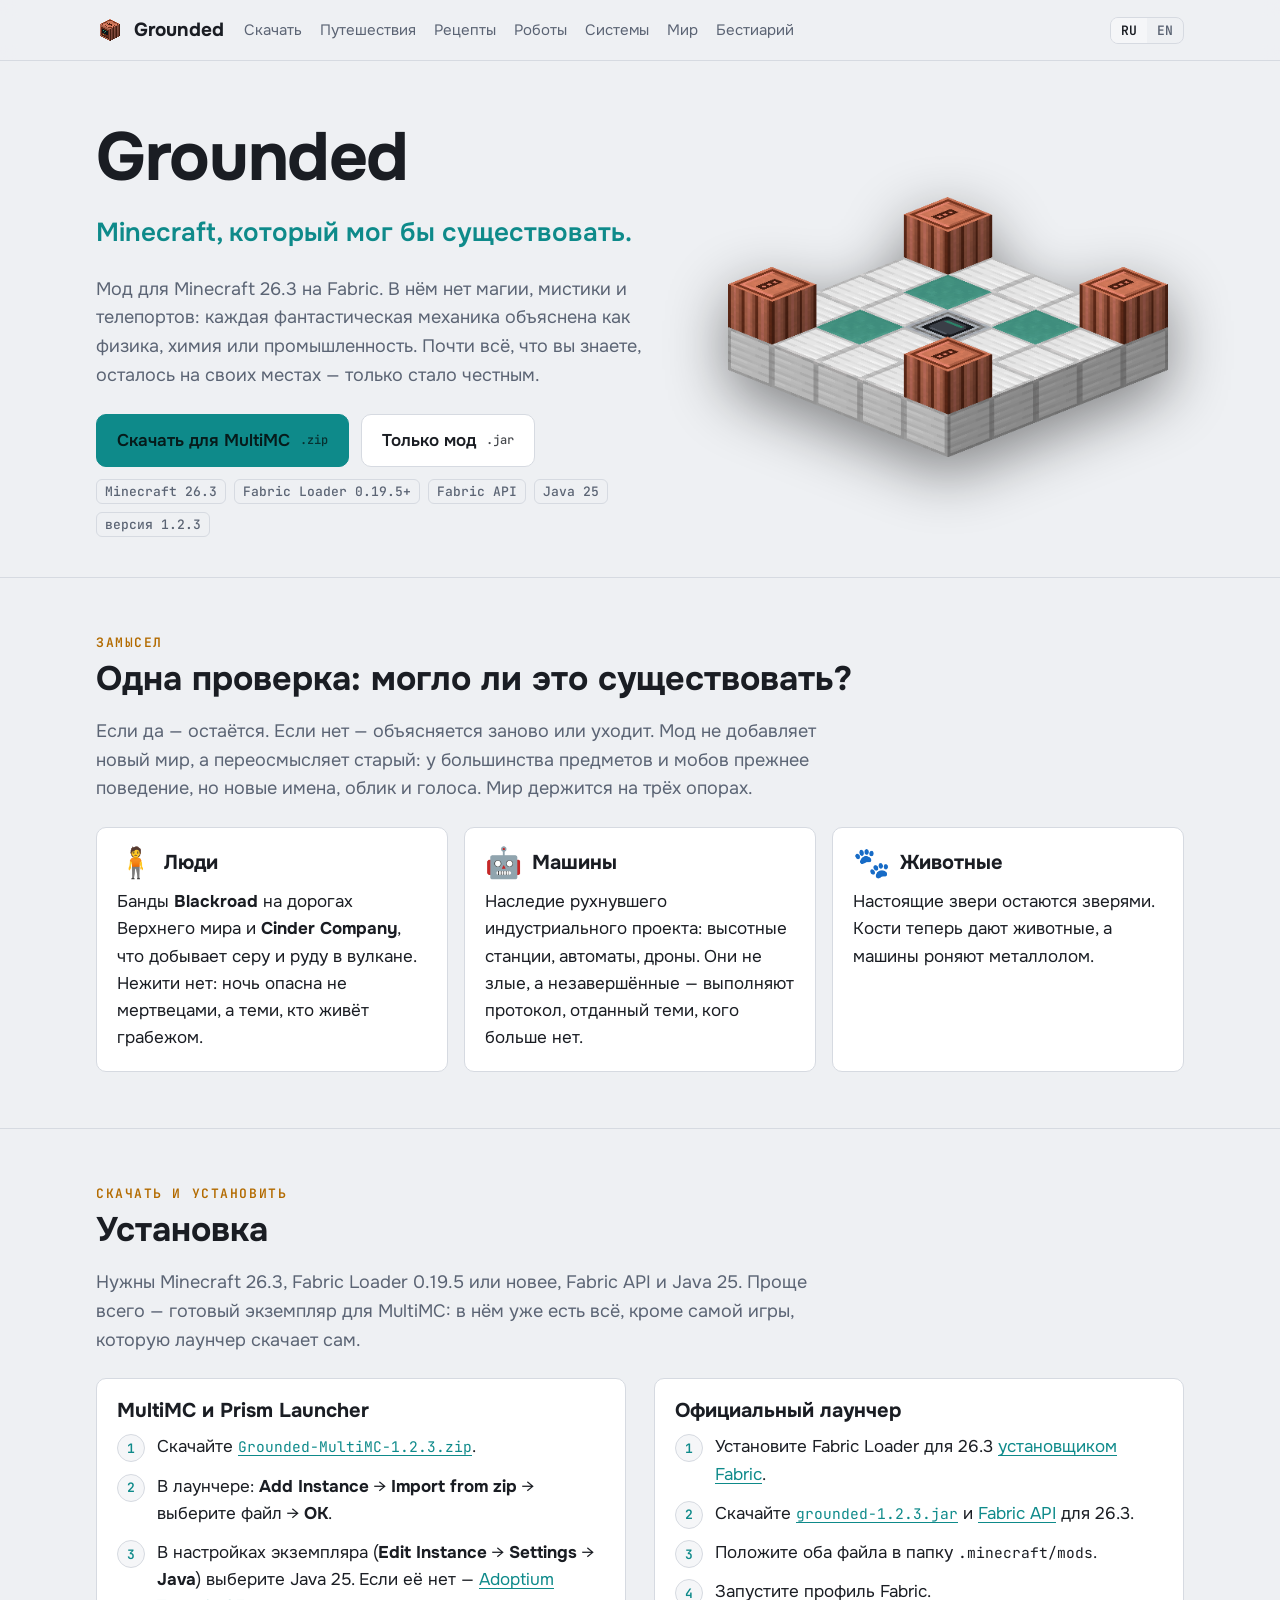
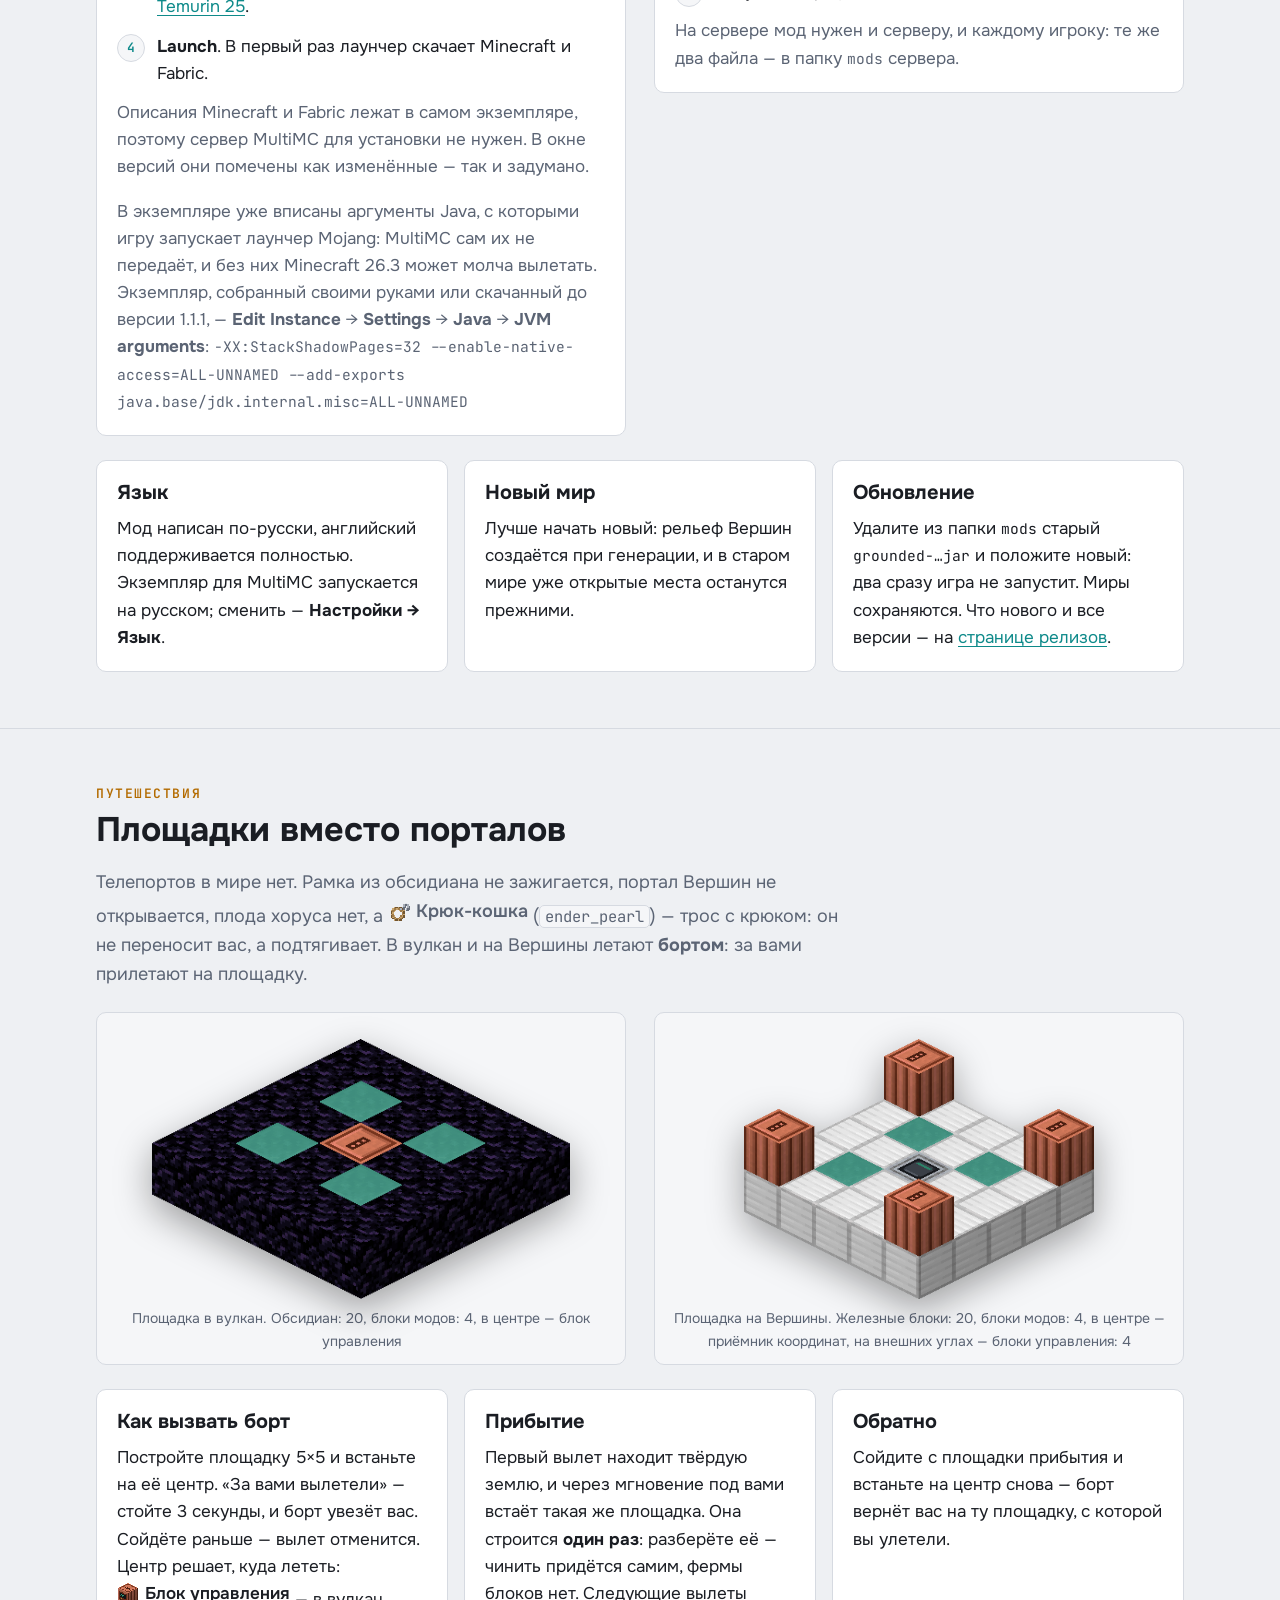
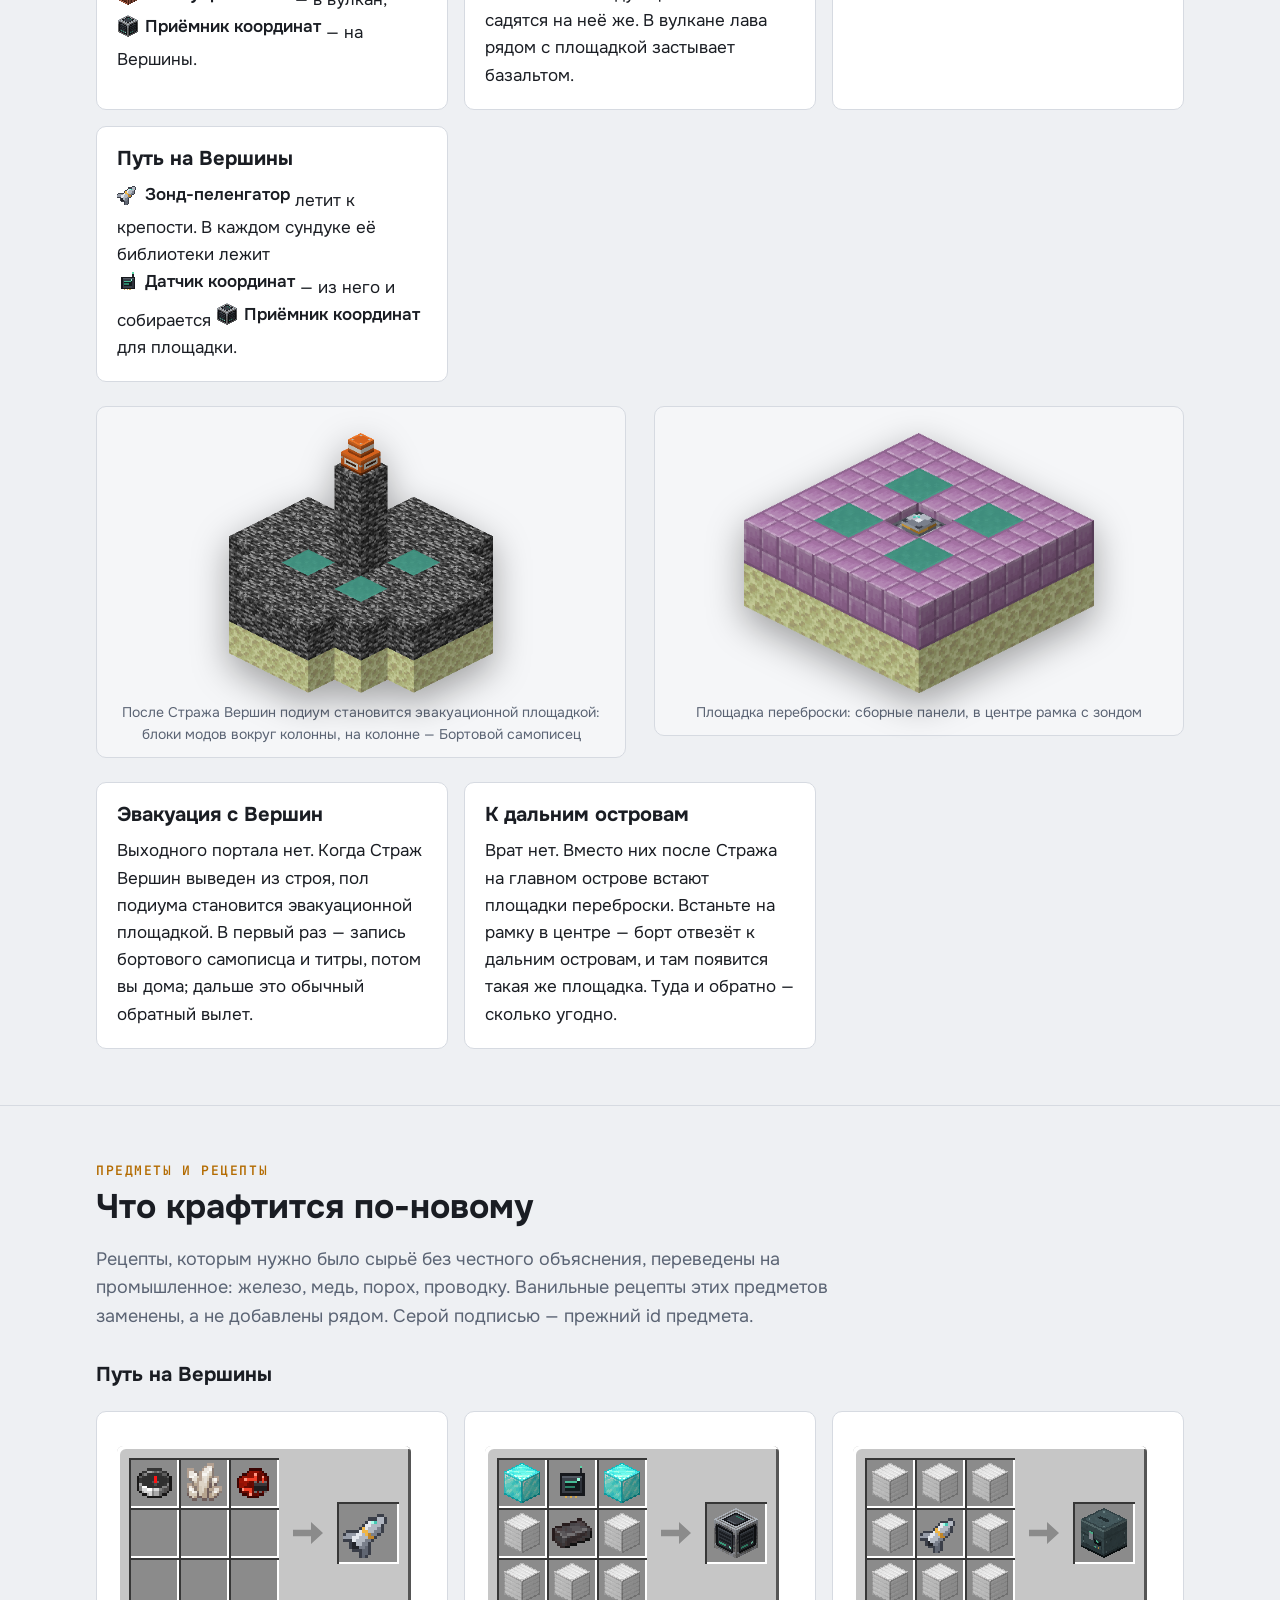
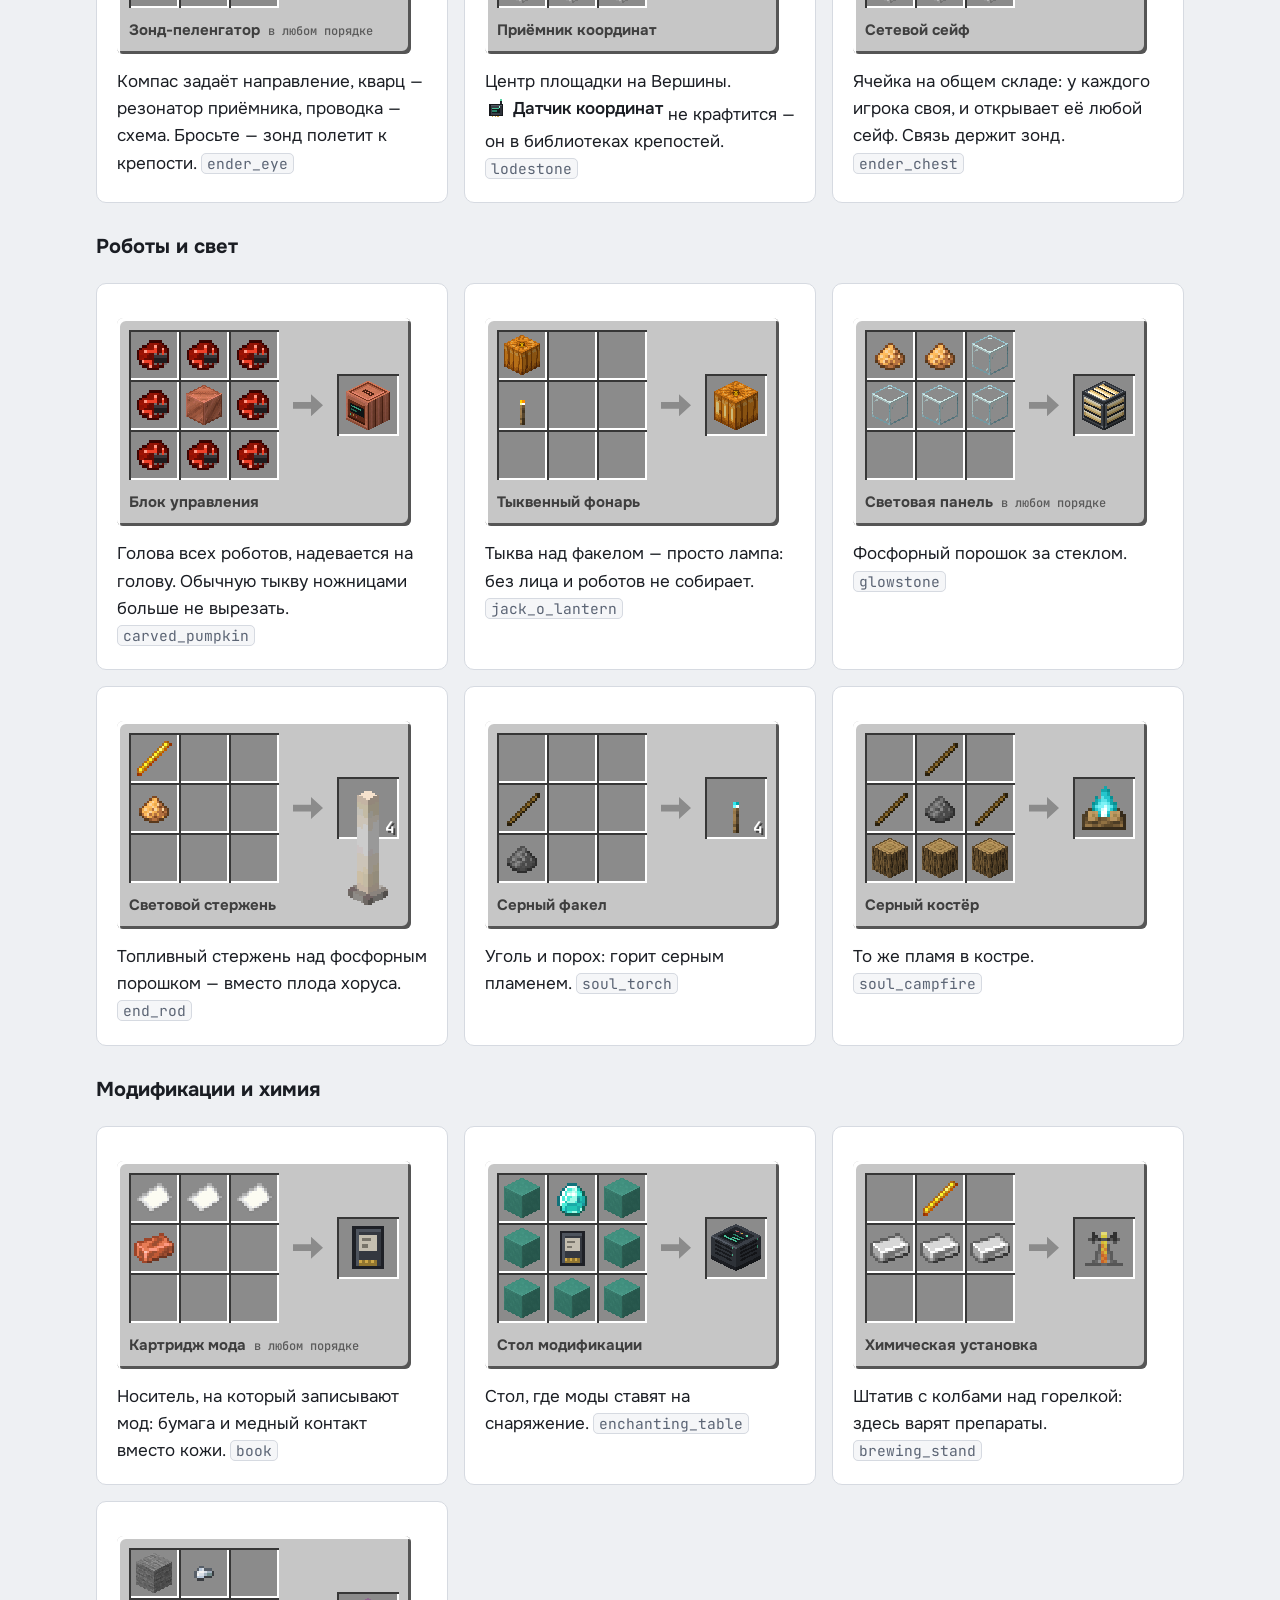
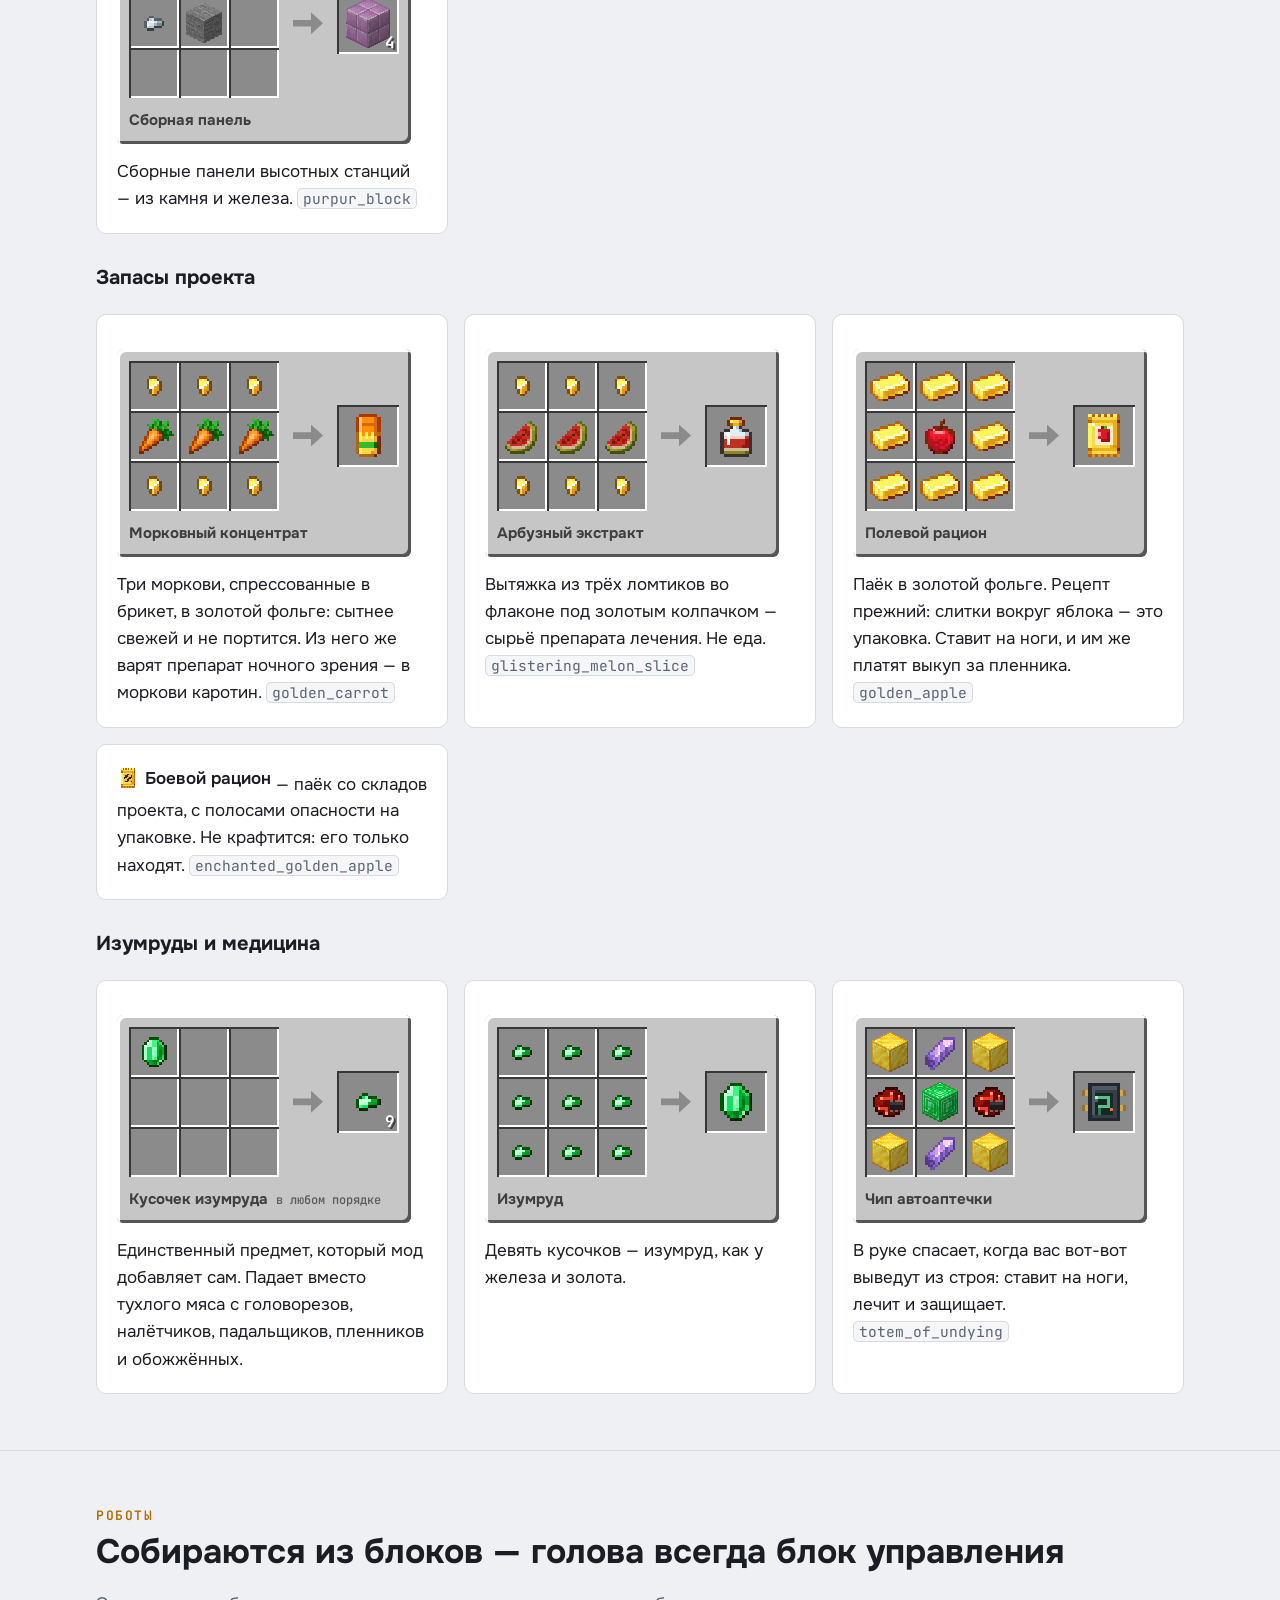
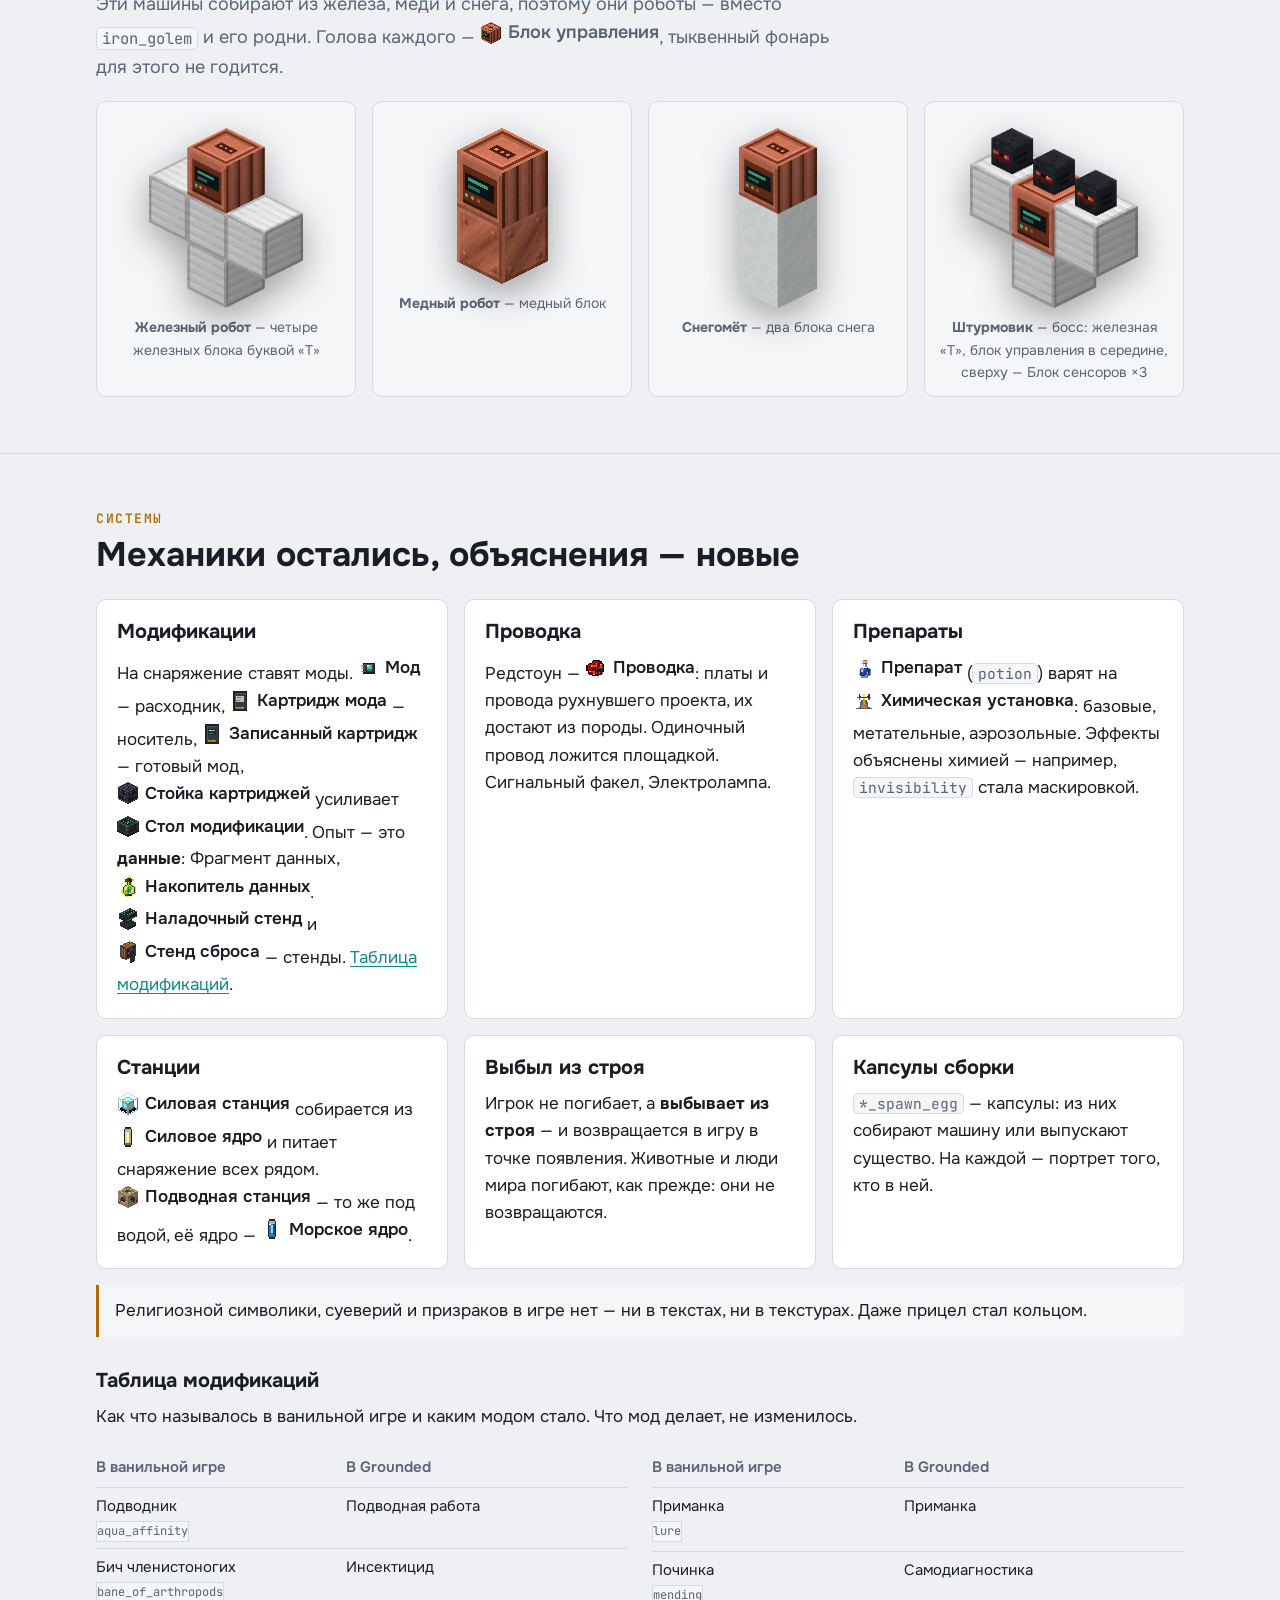
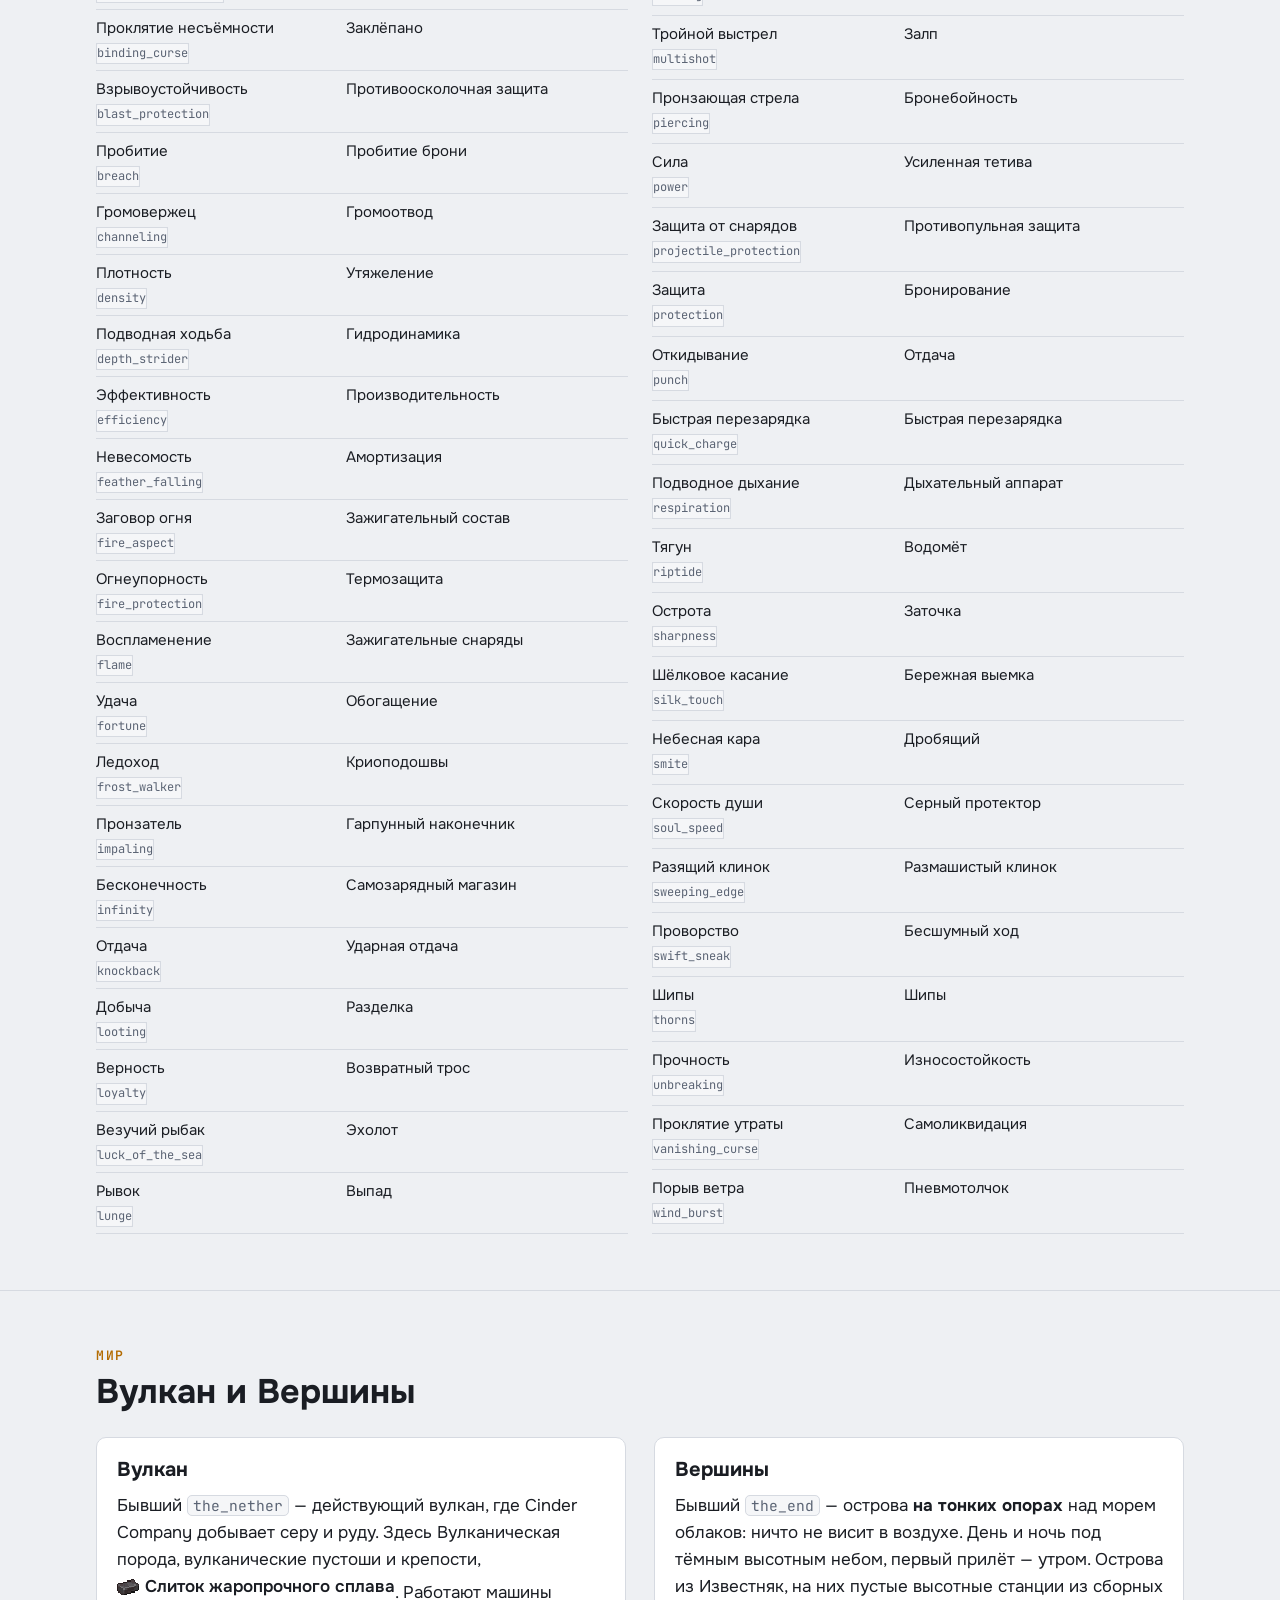
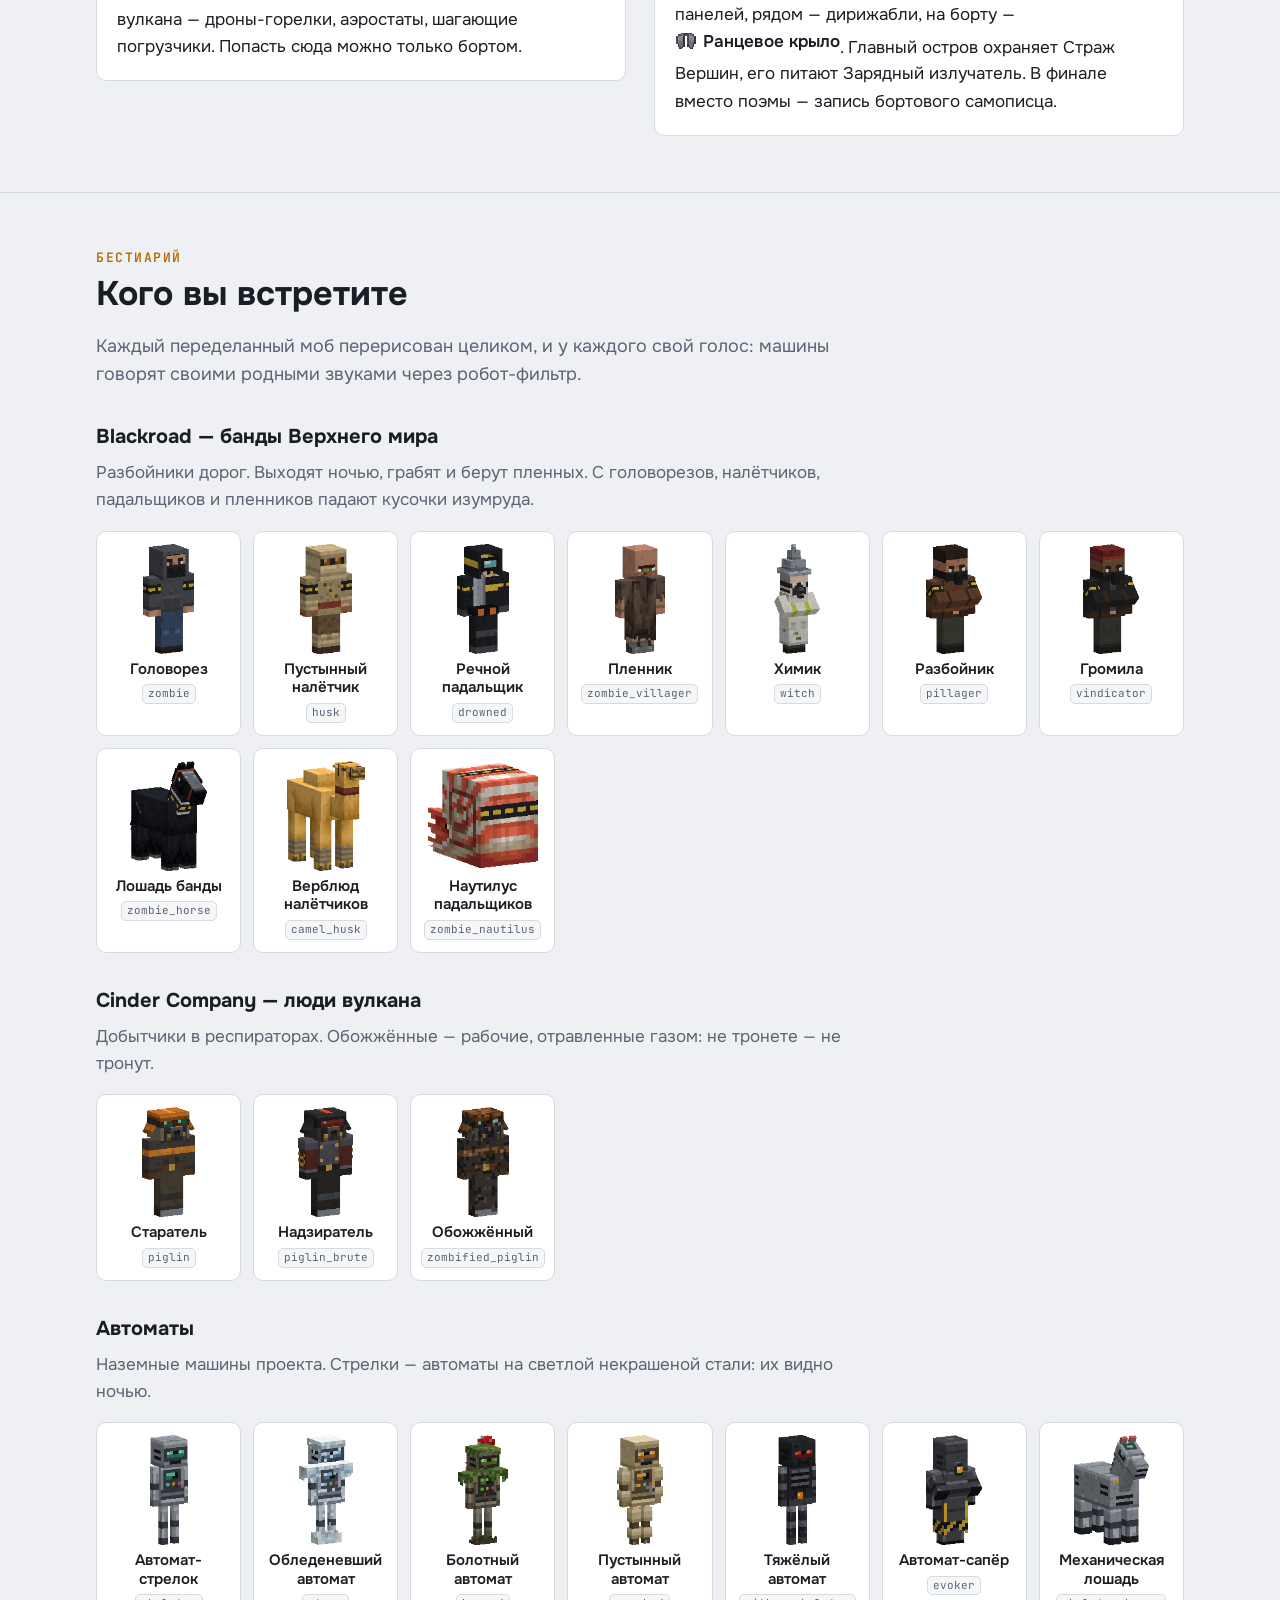
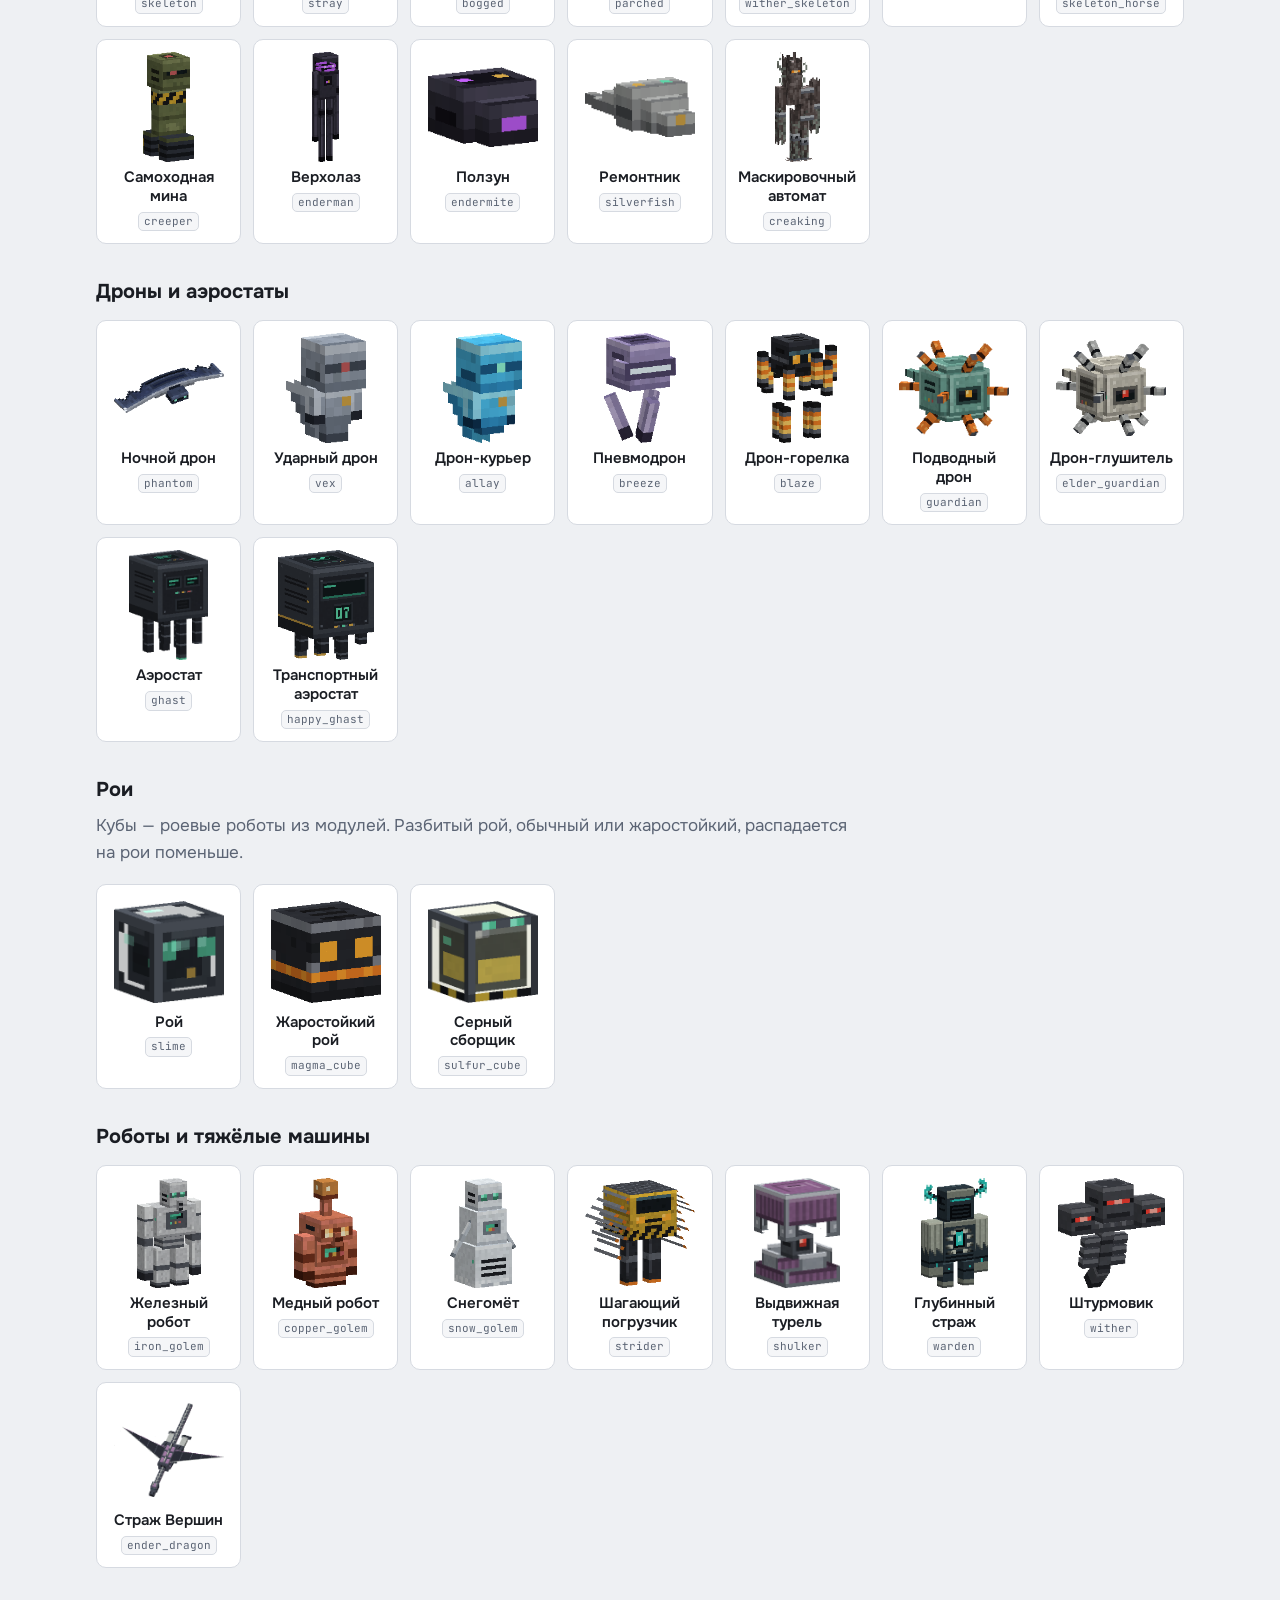
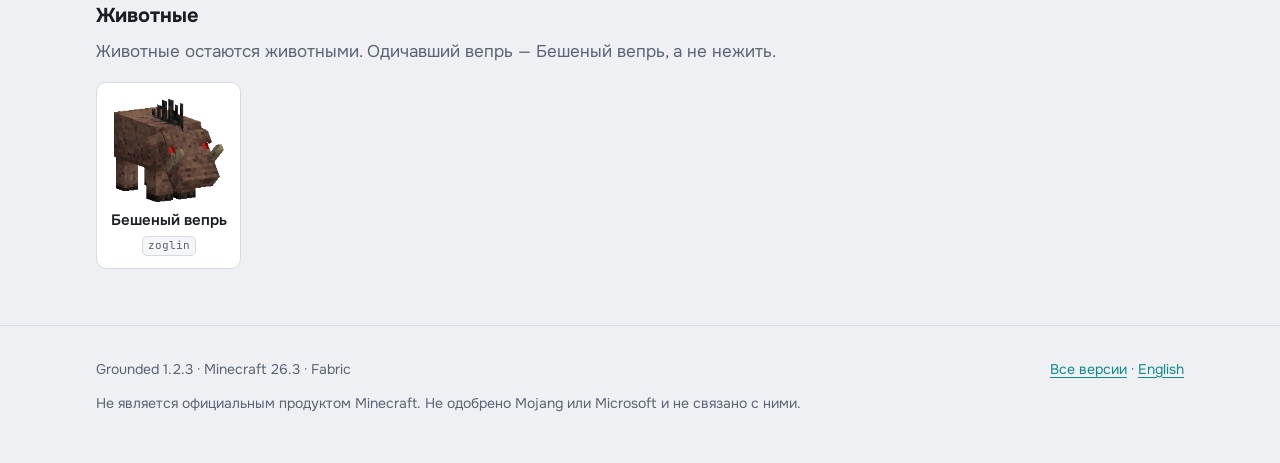
<file: index.html>
<!doctype html>
<html lang="ru">
<head>
<meta charset="utf-8">
<meta name="viewport" content="width=device-width, initial-scale=1">
<title>Grounded — Minecraft без магии</title>
<meta name="description" content="Мод для Minecraft 26.3 на Fabric: ни магии, ни мистики, ни телепортов — каждая механика объяснена как физика, химия или промышленность.">
<link rel="icon" href="assets/icon.png">
<link rel="alternate" hreflang="en" href="en/">
<link rel="preconnect" href="https://fonts.googleapis.com">
<link rel="preconnect" href="https://fonts.gstatic.com" crossorigin>
<link href="https://fonts.googleapis.com/css2?family=JetBrains+Mono:wght@500;600;700&family=Onest:wght@400;600;700&display=swap" rel="stylesheet">
<link rel="stylesheet" href="assets/style.css">
</head>
<body>

<header class="top">
  <div class="wrap">
    <a class="brand" href="#"><img src="assets/icon.png" alt="">Grounded</a>
    <nav class="nav" aria-label="Разделы">
      <a href="#download">Скачать</a>
      <a href="#travel">Путешествия</a>
      <a href="#recipes">Рецепты</a>
      <a href="#robots">Роботы</a>
      <a href="#systems">Системы</a>
      <a href="#world">Мир</a>
      <a href="#bestiary">Бестиарий</a>
    </nav>
    <div class="lang"><span>RU</span><a href="en/" hreflang="en">EN</a></div>
  </div>
</header>

<main>

<div class="hero">
  <div class="wrap">
    <div>
      <h1>Grounded</h1>
      <p class="tagline">Minecraft, который мог бы существовать.</p>
      <p class="lead">Мод для Minecraft 26.3 на Fabric. В нём нет магии, мистики и телепортов: каждая
      фантастическая механика объяснена как физика, химия или промышленность. Почти всё, что вы знаете,
      осталось на своих местах — только стало честным.</p>
      <div class="buttons">
        <a class="btn primary" href="https://github.com/Baudi2/grounded/releases/download/v1.2.3/Grounded-MultiMC-1.2.3.zip">Скачать для MultiMC <small>.zip</small></a>
        <a class="btn" href="https://github.com/Baudi2/grounded/releases/download/v1.2.3/grounded-1.2.3.jar">Только мод <small>.jar</small></a>
      </div>
      <ul class="reqs">
        <li>Minecraft 26.3</li><li>Fabric Loader 0.19.5+</li><li>Fabric API</li><li>Java 25</li>
        <li>версия 1.2.3</li>
      </ul>
    </div>
    <figure><img class="scene" src="assets/scenes/pad_summits.png" alt="Площадка на Вершины: железо, приёмник координат в центре, блоки управления на углах" loading="lazy"></figure>
  </div>
</div>

<section id="idea">
  <div class="wrap">
    <p class="kicker">Замысел</p>
    <h2>Одна проверка: могло ли это существовать?</h2>
    <p class="intro">Если да — остаётся. Если нет — объясняется заново или уходит. Мод не добавляет новый
    мир, а переосмысляет старый: у большинства предметов и мобов прежнее поведение, но новые имена, облик и
    голоса. Мир держится на трёх опорах.</p>
    <div class="cards">
      <div class="card">
        <h3><span class="pillar">🧍</span>Люди</h3>
        <p>Банды <b>Blackroad</b> на дорогах Верхнего мира и <b>Cinder Company</b>, что добывает серу и руду в
        вулкане. Нежити нет: ночь опасна не мертвецами, а теми, кто живёт грабежом.</p>
      </div>
      <div class="card">
        <h3><span class="pillar">🤖</span>Машины</h3>
        <p>Наследие рухнувшего индустриального проекта: высотные станции, автоматы, дроны. Они не злые, а
        незавершённые — выполняют протокол, отданный теми, кого больше нет.</p>
      </div>
      <div class="card">
        <h3><span class="pillar">🐾</span>Животные</h3>
        <p>Настоящие звери остаются зверями. Кости теперь дают животные, а машины роняют металлолом.</p>
      </div>
    </div>
  </div>
</section>

<section id="download">
  <div class="wrap">
    <p class="kicker">Скачать и установить</p>
    <h2>Установка</h2>
    <p class="intro">Нужны Minecraft 26.3, Fabric Loader 0.19.5 или новее, Fabric API и Java 25.
    Проще всего — готовый экземпляр для MultiMC: в нём уже есть всё, кроме самой игры, которую лаунчер
    скачает сам.</p>

    <div class="two">
      <div class="card">
        <h3>MultiMC и Prism Launcher</h3>
        <ol class="steps">
          <li>Скачайте <a href="https://github.com/Baudi2/grounded/releases/download/v1.2.3/Grounded-MultiMC-1.2.3.zip"><code>Grounded-MultiMC-1.2.3.zip</code></a>.</li>
          <li>В лаунчере: <b>Add Instance</b> → <b>Import from zip</b> → выберите файл → <b>OK</b>.</li>
          <li>В настройках экземпляра (<b>Edit Instance</b> → <b>Settings</b> → <b>Java</b>) выберите
          Java 25. Если её нет — <a href="https://adoptium.net/">Adoptium Temurin 25</a>.</li>
          <li><b>Launch</b>. В первый раз лаунчер скачает Minecraft и Fabric.</li>
        </ol>
        <p class="muted">Описания Minecraft и Fabric лежат в самом экземпляре, поэтому сервер MultiMC для
        установки не нужен. В окне версий они помечены как изменённые — так и задумано.</p>
        <p class="muted">В экземпляре уже вписаны аргументы Java, с которыми игру запускает лаунчер Mojang: MultiMC сам их
        не передаёт, и без них Minecraft 26.3 может молча вылетать. Экземпляр, собранный своими руками или скачанный
        до версии 1.1.1, — <b>Edit Instance</b> → <b>Settings</b> → <b>Java</b> → <b>JVM arguments</b>:
        <code>-XX:StackShadowPages=32 --enable-native-access=ALL-UNNAMED --add-exports java.base/jdk.internal.misc=ALL-UNNAMED</code></p>
      </div>
      <div class="card">
        <h3>Официальный лаунчер</h3>
        <ol class="steps">
          <li>Установите Fabric Loader для 26.3 <a href="https://fabricmc.net/use/installer/">установщиком
          Fabric</a>.</li>
          <li>Скачайте <a href="https://github.com/Baudi2/grounded/releases/download/v1.2.3/grounded-1.2.3.jar"><code>grounded-1.2.3.jar</code></a> и
          <a href="https://modrinth.com/mod/fabric-api">Fabric API</a> для 26.3.</li>
          <li>Положите оба файла в папку <code>.minecraft/mods</code>.</li>
          <li>Запустите профиль Fabric.</li>
        </ol>
        <p class="muted">На сервере мод нужен и серверу, и каждому игроку: те же два файла — в папку
        <code>mods</code> сервера.</p>
      </div>
    </div>

    <div class="cards">
      <div class="card"><h3>Язык</h3><p>Мод написан по-русски, английский поддерживается полностью.
      Экземпляр для MultiMC запускается на русском; сменить — <b>Настройки → Язык</b>.</p></div>
      <div class="card"><h3>Новый мир</h3><p>Лучше начать новый: рельеф Вершин создаётся при генерации, и в
      старом мире уже открытые места останутся прежними.</p></div>
      <div class="card"><h3>Обновление</h3><p>Удалите из папки <code>mods</code> старый <code>grounded-…jar</code> и
      положите новый: два сразу игра не запустит. Миры сохраняются. Что нового и все версии — на
      <a href="https://github.com/Baudi2/grounded/releases">странице релизов</a>.</p></div>
    </div>
  </div>
</section>

<section id="travel">
  <div class="wrap">
    <p class="kicker">Путешествия</p>
    <h2>Площадки вместо порталов</h2>
    <p class="intro">Телепортов в мире нет. Рамка из обсидиана не зажигается, портал Вершин не открывается,
    плода хоруса нет, а <span class="chip"><img src="assets/icons/minecraft_ender_pearl.png" alt="" loading="lazy">Крюк-кошка</span> (<code class="was">ender_pearl</code>) — трос с крюком: он не переносит вас, а
    подтягивает. В вулкан и на Вершины летают <b>бортом</b>: за вами прилетают на площадку.</p>

    <div class="two">
      <figure class="shot"><img class="scene" src="assets/scenes/pad_volcano.png" alt="Площадка в вулкан" loading="lazy">
        <figcaption>Площадка в вулкан. Обсидиан: 20, блоки модов: 4,
        в центре — блок управления</figcaption>
      </figure>
      <figure class="shot"><img class="scene" src="assets/scenes/pad_summits.png" alt="Площадка на Вершины" loading="lazy">
        <figcaption>Площадка на Вершины. Железные блоки: 20, блоки модов:
        4, в центре — приёмник координат, на внешних углах — блоки управления:
        4</figcaption>
      </figure>
    </div>

    <div class="cards">
      <div class="card">
        <h3>Как вызвать борт</h3>
        <p>Постройте площадку 5×5 и встаньте на её центр. «За вами вылетели» — стойте 3 секунды, и борт
        увезёт вас. Сойдёте раньше — вылет отменится. Центр решает, куда лететь:
        <span class="chip"><img src="assets/icons/minecraft_carved_pumpkin.png" alt="" loading="lazy">Блок управления</span> — в вулкан, <span class="chip"><img src="assets/icons/minecraft_lodestone.png" alt="" loading="lazy">Приёмник координат</span> — на Вершины.</p>
      </div>
      <div class="card">
        <h3>Прибытие</h3>
        <p>Первый вылет находит твёрдую землю, и через мгновение под вами встаёт такая же площадка. Она
        строится <b>один раз</b>: разберёте её — чинить придётся самим, фермы блоков нет. Следующие вылеты
        садятся на неё же. В вулкане лава рядом с площадкой застывает базальтом.</p>
      </div>
      <div class="card">
        <h3>Обратно</h3>
        <p>Сойдите с площадки прибытия и встаньте на центр снова — борт вернёт вас на ту площадку, с которой
        вы улетели.</p>
      </div>
      <div class="card">
        <h3>Путь на Вершины</h3>
        <p><span class="chip"><img src="assets/icons/minecraft_ender_eye.png" alt="" loading="lazy">Зонд-пеленгатор</span> летит к крепости. В каждом сундуке её библиотеки лежит
        <span class="chip"><img src="assets/icons/minecraft_echo_shard.png" alt="" loading="lazy">Датчик координат</span> — из него и собирается <span class="chip"><img src="assets/icons/minecraft_lodestone.png" alt="" loading="lazy">Приёмник координат</span> для площадки.</p>
      </div>
    </div>

    <div class="two">
      <figure class="shot"><img class="scene" src="assets/scenes/podium.png" alt="Эвакуационная площадка на подиуме" loading="lazy">
        <figcaption>После Стража Вершин подиум становится эвакуационной площадкой: блоки модов вокруг
        колонны, на колонне — Бортовой самописец</figcaption>
      </figure>
      <figure class="shot"><img class="scene" src="assets/scenes/pad_transfer.png" alt="Площадка переброски" loading="lazy">
        <figcaption>Площадка переброски: сборные панели, в центре рамка с зондом</figcaption>
      </figure>
    </div>
    <div class="cards">
      <div class="card">
        <h3>Эвакуация с Вершин</h3>
        <p>Выходного портала нет. Когда Страж Вершин выведен из строя, пол подиума становится
        эвакуационной площадкой. В первый раз — запись бортового самописца и титры, потом вы дома; дальше это
        обычный обратный вылет.</p>
      </div>
      <div class="card">
        <h3>К дальним островам</h3>
        <p>Врат нет. Вместо них после Стража на главном острове встают площадки переброски. Встаньте на рамку
        в центре — борт отвезёт к дальним островам, и там появится такая же площадка. Туда и обратно —
        сколько угодно.</p>
      </div>
    </div>
  </div>
</section>

<section id="recipes">
  <div class="wrap">
    <p class="kicker">Предметы и рецепты</p>
    <h2>Что крафтится по-новому</h2>
    <p class="intro">Рецепты, которым нужно было сырьё без честного объяснения, переведены на промышленное:
    железо, медь, порох, проводку. Ванильные рецепты этих предметов заменены, а не добавлены рядом. Серой
    подписью — прежний id предмета.</p>

    <h3 style="margin-top:32px">Путь на Вершины</h3>
    <div class="cards">
      <div class="card">
        <figure class="recipe" aria-label="Рецепт: Зонд-пеленгатор"><div class="grid"><span class="slot" title="Компас"><img src="assets/icons/minecraft_compass.png" alt="Компас" loading="lazy"></span><span class="slot" title="Кварц"><img src="assets/icons/minecraft_quartz.png" alt="Кварц" loading="lazy"></span><span class="slot" title="Проводка"><img src="assets/icons/minecraft_redstone.png" alt="Проводка" loading="lazy"></span><span class="slot"></span><span class="slot"></span><span class="slot"></span><span class="slot"></span><span class="slot"></span><span class="slot"></span></div><span class="arrow" aria-hidden="true"></span><span class="slot out" title="Зонд-пеленгатор"><img src="assets/icons/minecraft_ender_eye.png" alt="Зонд-пеленгатор" loading="lazy"></span><figcaption>Зонд-пеленгатор<span class="shapeless">в любом порядке</span></figcaption></figure>
        <p>Компас задаёт направление, кварц — резонатор приёмника, проводка — схема. Бросьте — зонд полетит к
        крепости. <code class="was">ender_eye</code></p>
      </div>
      <div class="card">
        <figure class="recipe" aria-label="Рецепт: Приёмник координат"><div class="grid"><span class="slot" title="Алмазный блок"><img src="assets/icons/minecraft_diamond_block.png" alt="Алмазный блок" loading="lazy"></span><span class="slot" title="Датчик координат"><img src="assets/icons/minecraft_echo_shard.png" alt="Датчик координат" loading="lazy"></span><span class="slot" title="Алмазный блок"><img src="assets/icons/minecraft_diamond_block.png" alt="Алмазный блок" loading="lazy"></span><span class="slot" title="Железный блок"><img src="assets/icons/minecraft_iron_block.png" alt="Железный блок" loading="lazy"></span><span class="slot" title="Слиток жаропрочного сплава"><img src="assets/icons/minecraft_netherite_ingot.png" alt="Слиток жаропрочного сплава" loading="lazy"></span><span class="slot" title="Железный блок"><img src="assets/icons/minecraft_iron_block.png" alt="Железный блок" loading="lazy"></span><span class="slot" title="Железный блок"><img src="assets/icons/minecraft_iron_block.png" alt="Железный блок" loading="lazy"></span><span class="slot" title="Железный блок"><img src="assets/icons/minecraft_iron_block.png" alt="Железный блок" loading="lazy"></span><span class="slot" title="Железный блок"><img src="assets/icons/minecraft_iron_block.png" alt="Железный блок" loading="lazy"></span></div><span class="arrow" aria-hidden="true"></span><span class="slot out" title="Приёмник координат"><img src="assets/icons/minecraft_lodestone.png" alt="Приёмник координат" loading="lazy"></span><figcaption>Приёмник координат</figcaption></figure>
        <p>Центр площадки на Вершины. <span class="chip"><img src="assets/icons/minecraft_echo_shard.png" alt="" loading="lazy">Датчик координат</span> не крафтится — он в библиотеках крепостей.
        <code class="was">lodestone</code></p>
      </div>
      <div class="card">
        <figure class="recipe" aria-label="Рецепт: Сетевой сейф"><div class="grid"><span class="slot" title="Железный блок"><img src="assets/icons/minecraft_iron_block.png" alt="Железный блок" loading="lazy"></span><span class="slot" title="Железный блок"><img src="assets/icons/minecraft_iron_block.png" alt="Железный блок" loading="lazy"></span><span class="slot" title="Железный блок"><img src="assets/icons/minecraft_iron_block.png" alt="Железный блок" loading="lazy"></span><span class="slot" title="Железный блок"><img src="assets/icons/minecraft_iron_block.png" alt="Железный блок" loading="lazy"></span><span class="slot" title="Зонд-пеленгатор"><img src="assets/icons/minecraft_ender_eye.png" alt="Зонд-пеленгатор" loading="lazy"></span><span class="slot" title="Железный блок"><img src="assets/icons/minecraft_iron_block.png" alt="Железный блок" loading="lazy"></span><span class="slot" title="Железный блок"><img src="assets/icons/minecraft_iron_block.png" alt="Железный блок" loading="lazy"></span><span class="slot" title="Железный блок"><img src="assets/icons/minecraft_iron_block.png" alt="Железный блок" loading="lazy"></span><span class="slot" title="Железный блок"><img src="assets/icons/minecraft_iron_block.png" alt="Железный блок" loading="lazy"></span></div><span class="arrow" aria-hidden="true"></span><span class="slot out" title="Сетевой сейф"><img src="assets/icons/minecraft_ender_chest.png" alt="Сетевой сейф" loading="lazy"></span><figcaption>Сетевой сейф</figcaption></figure>
        <p>Ячейка на общем складе: у каждого игрока своя, и открывает её любой сейф. Связь держит зонд.
        <code class="was">ender_chest</code></p>
      </div>
    </div>

    <h3 style="margin-top:32px">Роботы и свет</h3>
    <div class="cards">
      <div class="card">
        <figure class="recipe" aria-label="Рецепт: Блок управления"><div class="grid"><span class="slot" title="Проводка"><img src="assets/icons/minecraft_redstone.png" alt="Проводка" loading="lazy"></span><span class="slot" title="Проводка"><img src="assets/icons/minecraft_redstone.png" alt="Проводка" loading="lazy"></span><span class="slot" title="Проводка"><img src="assets/icons/minecraft_redstone.png" alt="Проводка" loading="lazy"></span><span class="slot" title="Проводка"><img src="assets/icons/minecraft_redstone.png" alt="Проводка" loading="lazy"></span><span class="slot" title="Медный блок"><img src="assets/icons/minecraft_copper_block.png" alt="Медный блок" loading="lazy"></span><span class="slot" title="Проводка"><img src="assets/icons/minecraft_redstone.png" alt="Проводка" loading="lazy"></span><span class="slot" title="Проводка"><img src="assets/icons/minecraft_redstone.png" alt="Проводка" loading="lazy"></span><span class="slot" title="Проводка"><img src="assets/icons/minecraft_redstone.png" alt="Проводка" loading="lazy"></span><span class="slot" title="Проводка"><img src="assets/icons/minecraft_redstone.png" alt="Проводка" loading="lazy"></span></div><span class="arrow" aria-hidden="true"></span><span class="slot out" title="Блок управления"><img src="assets/icons/minecraft_carved_pumpkin.png" alt="Блок управления" loading="lazy"></span><figcaption>Блок управления</figcaption></figure>
        <p>Голова всех роботов, надевается на голову. Обычную тыкву ножницами больше не вырезать.
        <code class="was">carved_pumpkin</code></p>
      </div>
      <div class="card">
        <figure class="recipe" aria-label="Рецепт: Тыквенный фонарь"><div class="grid"><span class="slot" title="Тыква"><img src="assets/icons/minecraft_pumpkin.png" alt="Тыква" loading="lazy"></span><span class="slot"></span><span class="slot"></span><span class="slot" title="Факел"><img src="assets/icons/minecraft_torch.png" alt="Факел" loading="lazy"></span><span class="slot"></span><span class="slot"></span><span class="slot"></span><span class="slot"></span><span class="slot"></span></div><span class="arrow" aria-hidden="true"></span><span class="slot out" title="Тыквенный фонарь"><img src="assets/icons/minecraft_jack_o_lantern.png" alt="Тыквенный фонарь" loading="lazy"></span><figcaption>Тыквенный фонарь</figcaption></figure>
        <p>Тыква над факелом — просто лампа: без лица и роботов не собирает. <code class="was">jack_o_lantern</code></p>
      </div>
      <div class="card">
        <figure class="recipe" aria-label="Рецепт: Световая панель"><div class="grid"><span class="slot" title="Фосфорный порошок"><img src="assets/icons/minecraft_glowstone_dust.png" alt="Фосфорный порошок" loading="lazy"></span><span class="slot" title="Фосфорный порошок"><img src="assets/icons/minecraft_glowstone_dust.png" alt="Фосфорный порошок" loading="lazy"></span><span class="slot" title="Стекло"><img src="assets/icons/minecraft_glass.png" alt="Стекло" loading="lazy"></span><span class="slot" title="Стекло"><img src="assets/icons/minecraft_glass.png" alt="Стекло" loading="lazy"></span><span class="slot" title="Стекло"><img src="assets/icons/minecraft_glass.png" alt="Стекло" loading="lazy"></span><span class="slot" title="Стекло"><img src="assets/icons/minecraft_glass.png" alt="Стекло" loading="lazy"></span><span class="slot"></span><span class="slot"></span><span class="slot"></span></div><span class="arrow" aria-hidden="true"></span><span class="slot out" title="Световая панель"><img src="assets/icons/minecraft_glowstone.png" alt="Световая панель" loading="lazy"></span><figcaption>Световая панель<span class="shapeless">в любом порядке</span></figcaption></figure>
        <p>Фосфорный порошок за стеклом. <code class="was">glowstone</code></p>
      </div>
      <div class="card">
        <figure class="recipe" aria-label="Рецепт: Световой стержень"><div class="grid"><span class="slot" title="Топливный стержень"><img src="assets/icons/minecraft_blaze_rod.png" alt="Топливный стержень" loading="lazy"></span><span class="slot"></span><span class="slot"></span><span class="slot" title="Фосфорный порошок"><img src="assets/icons/minecraft_glowstone_dust.png" alt="Фосфорный порошок" loading="lazy"></span><span class="slot"></span><span class="slot"></span><span class="slot"></span><span class="slot"></span><span class="slot"></span></div><span class="arrow" aria-hidden="true"></span><span class="slot out" title="Световой стержень"><img src="assets/icons/minecraft_end_rod.png" alt="Световой стержень" loading="lazy"><span class="count">4</span></span><figcaption>Световой стержень</figcaption></figure>
        <p>Топливный стержень над фосфорным порошком — вместо плода хоруса. <code class="was">end_rod</code></p>
      </div>
      <div class="card">
        <figure class="recipe" aria-label="Рецепт: Серный факел"><div class="grid"><span class="slot cycle" style="--n:2" title="Уголь / Древесный уголь"><img src="assets/icons/minecraft_coal.png" alt="Уголь" loading="lazy"><img src="assets/icons/minecraft_charcoal.png" alt="Древесный уголь" loading="lazy"></span><span class="slot"></span><span class="slot"></span><span class="slot" title="Палка"><img src="assets/icons/minecraft_stick.png" alt="Палка" loading="lazy"></span><span class="slot"></span><span class="slot"></span><span class="slot" title="Порох"><img src="assets/icons/minecraft_gunpowder.png" alt="Порох" loading="lazy"></span><span class="slot"></span><span class="slot"></span></div><span class="arrow" aria-hidden="true"></span><span class="slot out" title="Серный факел"><img src="assets/icons/minecraft_soul_torch.png" alt="Серный факел" loading="lazy"><span class="count">4</span></span><figcaption>Серный факел</figcaption></figure>
        <p>Уголь и порох: горит серным пламенем. <code class="was">soul_torch</code></p>
      </div>
      <div class="card">
        <figure class="recipe" aria-label="Рецепт: Серный костёр"><div class="grid"><span class="slot"></span><span class="slot" title="Палка"><img src="assets/icons/minecraft_stick.png" alt="Палка" loading="lazy"></span><span class="slot"></span><span class="slot" title="Палка"><img src="assets/icons/minecraft_stick.png" alt="Палка" loading="lazy"></span><span class="slot" title="Порох"><img src="assets/icons/minecraft_gunpowder.png" alt="Порох" loading="lazy"></span><span class="slot" title="Палка"><img src="assets/icons/minecraft_stick.png" alt="Палка" loading="lazy"></span><span class="slot" title="Любое бревно"><img src="assets/icons/minecraft_oak_log.png" alt="Любое бревно" loading="lazy"></span><span class="slot" title="Любое бревно"><img src="assets/icons/minecraft_oak_log.png" alt="Любое бревно" loading="lazy"></span><span class="slot" title="Любое бревно"><img src="assets/icons/minecraft_oak_log.png" alt="Любое бревно" loading="lazy"></span></div><span class="arrow" aria-hidden="true"></span><span class="slot out" title="Серный костёр"><img src="assets/icons/minecraft_soul_campfire.png" alt="Серный костёр" loading="lazy"></span><figcaption>Серный костёр</figcaption></figure>
        <p>То же пламя в костре. <code class="was">soul_campfire</code></p>
      </div>
    </div>

    <h3 style="margin-top:32px">Модификации и химия</h3>
    <div class="cards">
      <div class="card">
        <figure class="recipe" aria-label="Рецепт: Картридж мода"><div class="grid"><span class="slot" title="Бумага"><img src="assets/icons/minecraft_paper.png" alt="Бумага" loading="lazy"></span><span class="slot" title="Бумага"><img src="assets/icons/minecraft_paper.png" alt="Бумага" loading="lazy"></span><span class="slot" title="Бумага"><img src="assets/icons/minecraft_paper.png" alt="Бумага" loading="lazy"></span><span class="slot" title="Медный слиток"><img src="assets/icons/minecraft_copper_ingot.png" alt="Медный слиток" loading="lazy"></span><span class="slot"></span><span class="slot"></span><span class="slot"></span><span class="slot"></span><span class="slot"></span></div><span class="arrow" aria-hidden="true"></span><span class="slot out" title="Картридж мода"><img src="assets/icons/minecraft_book.png" alt="Картридж мода" loading="lazy"></span><figcaption>Картридж мода<span class="shapeless">в любом порядке</span></figcaption></figure>
        <p>Носитель, на который записывают мод: бумага и медный контакт вместо кожи. <code class="was">book</code></p>
      </div>
      <div class="card">
        <figure class="recipe" aria-label="Рецепт: Стол модификации"><div class="grid"><span class="slot" title="Блок модов"><img src="assets/icons/minecraft_lapis_block.png" alt="Блок модов" loading="lazy"></span><span class="slot" title="Алмаз"><img src="assets/icons/minecraft_diamond.png" alt="Алмаз" loading="lazy"></span><span class="slot" title="Блок модов"><img src="assets/icons/minecraft_lapis_block.png" alt="Блок модов" loading="lazy"></span><span class="slot" title="Блок модов"><img src="assets/icons/minecraft_lapis_block.png" alt="Блок модов" loading="lazy"></span><span class="slot" title="Картридж мода"><img src="assets/icons/minecraft_book.png" alt="Картридж мода" loading="lazy"></span><span class="slot" title="Блок модов"><img src="assets/icons/minecraft_lapis_block.png" alt="Блок модов" loading="lazy"></span><span class="slot" title="Блок модов"><img src="assets/icons/minecraft_lapis_block.png" alt="Блок модов" loading="lazy"></span><span class="slot" title="Блок модов"><img src="assets/icons/minecraft_lapis_block.png" alt="Блок модов" loading="lazy"></span><span class="slot" title="Блок модов"><img src="assets/icons/minecraft_lapis_block.png" alt="Блок модов" loading="lazy"></span></div><span class="arrow" aria-hidden="true"></span><span class="slot out" title="Стол модификации"><img src="assets/icons/minecraft_enchanting_table.png" alt="Стол модификации" loading="lazy"></span><figcaption>Стол модификации</figcaption></figure>
        <p>Стол, где моды ставят на снаряжение. <code class="was">enchanting_table</code></p>
      </div>
      <div class="card">
        <figure class="recipe" aria-label="Рецепт: Химическая установка"><div class="grid"><span class="slot"></span><span class="slot" title="Топливный стержень"><img src="assets/icons/minecraft_blaze_rod.png" alt="Топливный стержень" loading="lazy"></span><span class="slot"></span><span class="slot" title="Железный слиток"><img src="assets/icons/minecraft_iron_ingot.png" alt="Железный слиток" loading="lazy"></span><span class="slot" title="Железный слиток"><img src="assets/icons/minecraft_iron_ingot.png" alt="Железный слиток" loading="lazy"></span><span class="slot" title="Железный слиток"><img src="assets/icons/minecraft_iron_ingot.png" alt="Железный слиток" loading="lazy"></span><span class="slot"></span><span class="slot"></span><span class="slot"></span></div><span class="arrow" aria-hidden="true"></span><span class="slot out" title="Химическая установка"><img src="assets/icons/minecraft_brewing_stand.png" alt="Химическая установка" loading="lazy"></span><figcaption>Химическая установка</figcaption></figure>
        <p>Штатив с колбами над горелкой: здесь варят препараты. <code class="was">brewing_stand</code></p>
      </div>
      <div class="card">
        <figure class="recipe" aria-label="Рецепт: Сборная панель"><div class="grid"><span class="slot" title="Камень"><img src="assets/icons/minecraft_stone.png" alt="Камень" loading="lazy"></span><span class="slot" title="Кусочек железа"><img src="assets/icons/minecraft_iron_nugget.png" alt="Кусочек железа" loading="lazy"></span><span class="slot"></span><span class="slot" title="Кусочек железа"><img src="assets/icons/minecraft_iron_nugget.png" alt="Кусочек железа" loading="lazy"></span><span class="slot" title="Камень"><img src="assets/icons/minecraft_stone.png" alt="Камень" loading="lazy"></span><span class="slot"></span><span class="slot"></span><span class="slot"></span><span class="slot"></span></div><span class="arrow" aria-hidden="true"></span><span class="slot out" title="Сборная панель"><img src="assets/icons/minecraft_purpur_block.png" alt="Сборная панель" loading="lazy"><span class="count">4</span></span><figcaption>Сборная панель</figcaption></figure>
        <p>Сборные панели высотных станций — из камня и железа. <code class="was">purpur_block</code></p>
      </div>
    </div>

    <h3 style="margin-top:32px">Запасы проекта</h3>
    <div class="cards">
      <div class="card">
        <figure class="recipe" aria-label="Рецепт: Морковный концентрат"><div class="grid"><span class="slot" title="Кусочек золота"><img src="assets/icons/minecraft_gold_nugget.png" alt="Кусочек золота" loading="lazy"></span><span class="slot" title="Кусочек золота"><img src="assets/icons/minecraft_gold_nugget.png" alt="Кусочек золота" loading="lazy"></span><span class="slot" title="Кусочек золота"><img src="assets/icons/minecraft_gold_nugget.png" alt="Кусочек золота" loading="lazy"></span><span class="slot" title="Морковь"><img src="assets/icons/minecraft_carrot.png" alt="Морковь" loading="lazy"></span><span class="slot" title="Морковь"><img src="assets/icons/minecraft_carrot.png" alt="Морковь" loading="lazy"></span><span class="slot" title="Морковь"><img src="assets/icons/minecraft_carrot.png" alt="Морковь" loading="lazy"></span><span class="slot" title="Кусочек золота"><img src="assets/icons/minecraft_gold_nugget.png" alt="Кусочек золота" loading="lazy"></span><span class="slot" title="Кусочек золота"><img src="assets/icons/minecraft_gold_nugget.png" alt="Кусочек золота" loading="lazy"></span><span class="slot" title="Кусочек золота"><img src="assets/icons/minecraft_gold_nugget.png" alt="Кусочек золота" loading="lazy"></span></div><span class="arrow" aria-hidden="true"></span><span class="slot out" title="Морковный концентрат"><img src="assets/icons/minecraft_golden_carrot.png" alt="Морковный концентрат" loading="lazy"></span><figcaption>Морковный концентрат</figcaption></figure>
        <p>Три моркови, спрессованные в брикет, в золотой фольге: сытнее свежей и не портится. Из него же варят
        препарат ночного зрения — в моркови каротин. <code class="was">golden_carrot</code></p>
      </div>
      <div class="card">
        <figure class="recipe" aria-label="Рецепт: Арбузный экстракт"><div class="grid"><span class="slot" title="Кусочек золота"><img src="assets/icons/minecraft_gold_nugget.png" alt="Кусочек золота" loading="lazy"></span><span class="slot" title="Кусочек золота"><img src="assets/icons/minecraft_gold_nugget.png" alt="Кусочек золота" loading="lazy"></span><span class="slot" title="Кусочек золота"><img src="assets/icons/minecraft_gold_nugget.png" alt="Кусочек золота" loading="lazy"></span><span class="slot" title="Ломтик арбуза"><img src="assets/icons/minecraft_melon_slice.png" alt="Ломтик арбуза" loading="lazy"></span><span class="slot" title="Ломтик арбуза"><img src="assets/icons/minecraft_melon_slice.png" alt="Ломтик арбуза" loading="lazy"></span><span class="slot" title="Ломтик арбуза"><img src="assets/icons/minecraft_melon_slice.png" alt="Ломтик арбуза" loading="lazy"></span><span class="slot" title="Кусочек золота"><img src="assets/icons/minecraft_gold_nugget.png" alt="Кусочек золота" loading="lazy"></span><span class="slot" title="Кусочек золота"><img src="assets/icons/minecraft_gold_nugget.png" alt="Кусочек золота" loading="lazy"></span><span class="slot" title="Кусочек золота"><img src="assets/icons/minecraft_gold_nugget.png" alt="Кусочек золота" loading="lazy"></span></div><span class="arrow" aria-hidden="true"></span><span class="slot out" title="Арбузный экстракт"><img src="assets/icons/minecraft_glistering_melon_slice.png" alt="Арбузный экстракт" loading="lazy"></span><figcaption>Арбузный экстракт</figcaption></figure>
        <p>Вытяжка из трёх ломтиков во флаконе под золотым колпачком — сырьё препарата лечения. Не еда.
        <code class="was">glistering_melon_slice</code></p>
      </div>
      <div class="card">
        <figure class="recipe" aria-label="Рецепт: Полевой рацион"><div class="grid"><span class="slot" title="Золотой слиток"><img src="assets/icons/minecraft_gold_ingot.png" alt="Золотой слиток" loading="lazy"></span><span class="slot" title="Золотой слиток"><img src="assets/icons/minecraft_gold_ingot.png" alt="Золотой слиток" loading="lazy"></span><span class="slot" title="Золотой слиток"><img src="assets/icons/minecraft_gold_ingot.png" alt="Золотой слиток" loading="lazy"></span><span class="slot" title="Золотой слиток"><img src="assets/icons/minecraft_gold_ingot.png" alt="Золотой слиток" loading="lazy"></span><span class="slot" title="Яблоко"><img src="assets/icons/minecraft_apple.png" alt="Яблоко" loading="lazy"></span><span class="slot" title="Золотой слиток"><img src="assets/icons/minecraft_gold_ingot.png" alt="Золотой слиток" loading="lazy"></span><span class="slot" title="Золотой слиток"><img src="assets/icons/minecraft_gold_ingot.png" alt="Золотой слиток" loading="lazy"></span><span class="slot" title="Золотой слиток"><img src="assets/icons/minecraft_gold_ingot.png" alt="Золотой слиток" loading="lazy"></span><span class="slot" title="Золотой слиток"><img src="assets/icons/minecraft_gold_ingot.png" alt="Золотой слиток" loading="lazy"></span></div><span class="arrow" aria-hidden="true"></span><span class="slot out" title="Полевой рацион"><img src="assets/icons/minecraft_golden_apple.png" alt="Полевой рацион" loading="lazy"></span><figcaption>Полевой рацион</figcaption></figure>
        <p>Паёк в золотой фольге. Рецепт прежний: слитки вокруг яблока — это упаковка. Ставит на ноги, и им же
        платят выкуп за пленника. <code class="was">golden_apple</code></p>
      </div>
      <div class="card">
        <p><span class="chip"><img src="assets/icons/minecraft_enchanted_golden_apple.png" alt="" loading="lazy">Боевой рацион</span> — паёк со складов проекта, с полосами опасности на упаковке. Не
        крафтится: его только находят. <code class="was">enchanted_golden_apple</code></p>
      </div>
    </div>

    <h3 style="margin-top:32px">Изумруды и медицина</h3>
    <div class="cards">
      <div class="card">
        <figure class="recipe" aria-label="Рецепт: Кусочек изумруда"><div class="grid"><span class="slot" title="Изумруд"><img src="assets/icons/minecraft_emerald.png" alt="Изумруд" loading="lazy"></span><span class="slot"></span><span class="slot"></span><span class="slot"></span><span class="slot"></span><span class="slot"></span><span class="slot"></span><span class="slot"></span><span class="slot"></span></div><span class="arrow" aria-hidden="true"></span><span class="slot out" title="Кусочек изумруда"><img src="assets/icons/grounded_emerald_nugget.png" alt="Кусочек изумруда" loading="lazy"><span class="count">9</span></span><figcaption>Кусочек изумруда<span class="shapeless">в любом порядке</span></figcaption></figure>
        <p>Единственный предмет, который мод добавляет сам. Падает вместо тухлого мяса с головорезов, налётчиков, падальщиков, пленников и обожжённых.</p>
      </div>
      <div class="card">
        <figure class="recipe" aria-label="Рецепт: Изумруд"><div class="grid"><span class="slot" title="Кусочек изумруда"><img src="assets/icons/grounded_emerald_nugget.png" alt="Кусочек изумруда" loading="lazy"></span><span class="slot" title="Кусочек изумруда"><img src="assets/icons/grounded_emerald_nugget.png" alt="Кусочек изумруда" loading="lazy"></span><span class="slot" title="Кусочек изумруда"><img src="assets/icons/grounded_emerald_nugget.png" alt="Кусочек изумруда" loading="lazy"></span><span class="slot" title="Кусочек изумруда"><img src="assets/icons/grounded_emerald_nugget.png" alt="Кусочек изумруда" loading="lazy"></span><span class="slot" title="Кусочек изумруда"><img src="assets/icons/grounded_emerald_nugget.png" alt="Кусочек изумруда" loading="lazy"></span><span class="slot" title="Кусочек изумруда"><img src="assets/icons/grounded_emerald_nugget.png" alt="Кусочек изумруда" loading="lazy"></span><span class="slot" title="Кусочек изумруда"><img src="assets/icons/grounded_emerald_nugget.png" alt="Кусочек изумруда" loading="lazy"></span><span class="slot" title="Кусочек изумруда"><img src="assets/icons/grounded_emerald_nugget.png" alt="Кусочек изумруда" loading="lazy"></span><span class="slot" title="Кусочек изумруда"><img src="assets/icons/grounded_emerald_nugget.png" alt="Кусочек изумруда" loading="lazy"></span></div><span class="arrow" aria-hidden="true"></span><span class="slot out" title="Изумруд"><img src="assets/icons/minecraft_emerald.png" alt="Изумруд" loading="lazy"></span><figcaption>Изумруд</figcaption></figure>
        <p>Девять кусочков — изумруд, как у железа и золота.</p>
      </div>
      <div class="card">
        <figure class="recipe" aria-label="Рецепт: Чип автоаптечки"><div class="grid"><span class="slot" title="Золотой блок"><img src="assets/icons/minecraft_gold_block.png" alt="Золотой блок" loading="lazy"></span><span class="slot" title="Осколок аметиста"><img src="assets/icons/minecraft_amethyst_shard.png" alt="Осколок аметиста" loading="lazy"></span><span class="slot" title="Золотой блок"><img src="assets/icons/minecraft_gold_block.png" alt="Золотой блок" loading="lazy"></span><span class="slot" title="Проводка"><img src="assets/icons/minecraft_redstone.png" alt="Проводка" loading="lazy"></span><span class="slot" title="Изумрудный блок"><img src="assets/icons/minecraft_emerald_block.png" alt="Изумрудный блок" loading="lazy"></span><span class="slot" title="Проводка"><img src="assets/icons/minecraft_redstone.png" alt="Проводка" loading="lazy"></span><span class="slot" title="Золотой блок"><img src="assets/icons/minecraft_gold_block.png" alt="Золотой блок" loading="lazy"></span><span class="slot" title="Осколок аметиста"><img src="assets/icons/minecraft_amethyst_shard.png" alt="Осколок аметиста" loading="lazy"></span><span class="slot" title="Золотой блок"><img src="assets/icons/minecraft_gold_block.png" alt="Золотой блок" loading="lazy"></span></div><span class="arrow" aria-hidden="true"></span><span class="slot out" title="Чип автоаптечки"><img src="assets/icons/minecraft_totem_of_undying.png" alt="Чип автоаптечки" loading="lazy"></span><figcaption>Чип автоаптечки</figcaption></figure>
        <p>В руке спасает, когда вас вот-вот выведут из строя: ставит на ноги, лечит и защищает.
        <code class="was">totem_of_undying</code></p>
      </div>
    </div>
  </div>
</section>

<section id="robots">
  <div class="wrap">
    <p class="kicker">Роботы</p>
    <h2>Собираются из блоков — голова всегда блок управления</h2>
    <p class="intro">Эти машины собирают из железа, меди и снега, поэтому они роботы — вместо
    <code class="was">iron_golem</code> и его родни. Голова каждого — <span class="chip"><img src="assets/icons/minecraft_carved_pumpkin.png" alt="" loading="lazy">Блок управления</span>, тыквенный фонарь для этого не
    годится.</p>
    <div class="builds">
      <figure class="shot"><img class="scene" src="assets/scenes/robot_iron.png" alt="Железный робот" loading="lazy"><figcaption><b>Железный робот</b> — четыре
      железных блока буквой «Т»</figcaption></figure>
      <figure class="shot"><img class="scene" src="assets/scenes/robot_copper.png" alt="Медный робот" loading="lazy"><figcaption><b>Медный робот</b> — медный
      блок</figcaption></figure>
      <figure class="shot"><img class="scene" src="assets/scenes/robot_snow.png" alt="Снегомёт" loading="lazy"><figcaption><b>Снегомёт</b> — два блока
      снега</figcaption></figure>
      <figure class="shot"><img class="scene" src="assets/scenes/gunship.png" alt="Штурмовик" loading="lazy"><figcaption><b>Штурмовик</b> — босс: железная «Т»,
      блок управления в середине, сверху — Блок сенсоров ×3</figcaption></figure>
    </div>
  </div>
</section>

<section id="systems">
  <div class="wrap">
    <p class="kicker">Системы</p>
    <h2>Механики остались, объяснения — новые</h2>
    <div class="cards">
      <div class="card">
        <h3>Модификации</h3>
        <p>На снаряжение ставят моды. <span class="chip"><img src="assets/icons/minecraft_lapis_lazuli.png" alt="" loading="lazy">Мод</span> — расходник,
        <span class="chip"><img src="assets/icons/minecraft_book.png" alt="" loading="lazy">Картридж мода</span> — носитель, <span class="chip"><img src="assets/icons/minecraft_enchanted_book.png" alt="" loading="lazy">Записанный картридж</span> — готовый мод, <span class="chip"><img src="assets/icons/minecraft_bookshelf.png" alt="" loading="lazy">Стойка картриджей</span> усиливает
        <span class="chip"><img src="assets/icons/minecraft_enchanting_table.png" alt="" loading="lazy">Стол модификации</span>. Опыт — это <b>данные</b>: Фрагмент данных,
        <span class="chip"><img src="assets/icons/minecraft_experience_bottle.png" alt="" loading="lazy">Накопитель данных</span>. <span class="chip"><img src="assets/icons/minecraft_anvil.png" alt="" loading="lazy">Наладочный стенд</span> и <span class="chip"><img src="assets/icons/minecraft_grindstone.png" alt="" loading="lazy">Стенд сброса</span> — стенды.
        <a href="#mods-table">Таблица модификаций</a>.</p>
      </div>
      <div class="card">
        <h3>Проводка</h3>
        <p>Редстоун — <span class="chip"><img src="assets/icons/minecraft_redstone.png" alt="" loading="lazy">Проводка</span>: платы и провода рухнувшего проекта, их достают из породы. Одиночный
        провод ложится площадкой. Сигнальный факел, Электролампа.</p>
      </div>
      <div class="card">
        <h3>Препараты</h3>
        <p><span class="chip"><img src="assets/icons/minecraft_potion.png" alt="" loading="lazy">Препарат</span> (<code class="was">potion</code>) варят на <span class="chip"><img src="assets/icons/minecraft_brewing_stand.png" alt="" loading="lazy">Химическая установка</span>: базовые, метательные,
        аэрозольные. Эффекты объяснены химией — например, <code class="was">invisibility</code> стала маскировкой.</p>
      </div>
      <div class="card">
        <h3>Станции</h3>
        <p><span class="chip"><img src="assets/icons/minecraft_beacon.png" alt="" loading="lazy">Силовая станция</span> собирается из <span class="chip"><img src="assets/icons/minecraft_nether_star.png" alt="" loading="lazy">Силовое ядро</span> и питает снаряжение всех рядом.
        <span class="chip"><img src="assets/icons/minecraft_conduit.png" alt="" loading="lazy">Подводная станция</span> — то же под водой, её ядро — <span class="chip"><img src="assets/icons/minecraft_heart_of_the_sea.png" alt="" loading="lazy">Морское ядро</span>.</p>
      </div>
      <div class="card">
        <h3>Выбыл из строя</h3>
        <p>Игрок не погибает, а <b>выбывает из строя</b> — и возвращается в игру в точке появления. Животные и
        люди мира погибают, как прежде: они не возвращаются.</p>
      </div>
      <div class="card">
        <h3>Капсулы сборки</h3>
        <p><code class="was">*_spawn_egg</code> — капсулы: из них собирают машину или выпускают существо. На каждой — портрет
        того, кто в ней.</p>
      </div>
    </div>
    <p class="note">Религиозной символики, суеверий и призраков в игре нет — ни в текстах, ни в текстурах.
    Даже прицел стал кольцом.</p>
    <h3 id="mods-table" style="margin-top:32px">Таблица модификаций</h3>
    <p>Как что называлось в ванильной игре и каким модом стало. Что мод делает, не изменилось.</p>
    <div class="modmap"><table><thead><tr><th scope="col">В ванильной игре</th><th scope="col">В Grounded</th></tr></thead><tbody><tr><td>Подводник<code class="was">aqua_affinity</code></td><td>Подводная работа</td></tr><tr><td>Бич членистоногих<code class="was">bane_of_arthropods</code></td><td>Инсектицид</td></tr><tr><td>Проклятие несъёмности<code class="was">binding_curse</code></td><td>Заклёпано</td></tr><tr><td>Взрывоустойчивость<code class="was">blast_protection</code></td><td>Противоосколочная защита</td></tr><tr><td>Пробитие<code class="was">breach</code></td><td>Пробитие брони</td></tr><tr><td>Громовержец<code class="was">channeling</code></td><td>Громоотвод</td></tr><tr><td>Плотность<code class="was">density</code></td><td>Утяжеление</td></tr><tr><td>Подводная ходьба<code class="was">depth_strider</code></td><td>Гидродинамика</td></tr><tr><td>Эффективность<code class="was">efficiency</code></td><td>Производительность</td></tr><tr><td>Невесомость<code class="was">feather_falling</code></td><td>Амортизация</td></tr><tr><td>Заговор огня<code class="was">fire_aspect</code></td><td>Зажигательный состав</td></tr><tr><td>Огнеупорность<code class="was">fire_protection</code></td><td>Термозащита</td></tr><tr><td>Воспламенение<code class="was">flame</code></td><td>Зажигательные снаряды</td></tr><tr><td>Удача<code class="was">fortune</code></td><td>Обогащение</td></tr><tr><td>Ледоход<code class="was">frost_walker</code></td><td>Криоподошвы</td></tr><tr><td>Пронзатель<code class="was">impaling</code></td><td>Гарпунный наконечник</td></tr><tr><td>Бесконечность<code class="was">infinity</code></td><td>Самозарядный магазин</td></tr><tr><td>Отдача<code class="was">knockback</code></td><td>Ударная отдача</td></tr><tr><td>Добыча<code class="was">looting</code></td><td>Разделка</td></tr><tr><td>Верность<code class="was">loyalty</code></td><td>Возвратный трос</td></tr><tr><td>Везучий рыбак<code class="was">luck_of_the_sea</code></td><td>Эхолот</td></tr><tr><td>Рывок<code class="was">lunge</code></td><td>Выпад</td></tr></tbody></table><table><thead><tr><th scope="col">В ванильной игре</th><th scope="col">В Grounded</th></tr></thead><tbody><tr><td>Приманка<code class="was">lure</code></td><td>Приманка</td></tr><tr><td>Починка<code class="was">mending</code></td><td>Самодиагностика</td></tr><tr><td>Тройной выстрел<code class="was">multishot</code></td><td>Залп</td></tr><tr><td>Пронзающая стрела<code class="was">piercing</code></td><td>Бронебойность</td></tr><tr><td>Сила<code class="was">power</code></td><td>Усиленная тетива</td></tr><tr><td>Защита от снарядов<code class="was">projectile_protection</code></td><td>Противопульная защита</td></tr><tr><td>Защита<code class="was">protection</code></td><td>Бронирование</td></tr><tr><td>Откидывание<code class="was">punch</code></td><td>Отдача</td></tr><tr><td>Быстрая перезарядка<code class="was">quick_charge</code></td><td>Быстрая перезарядка</td></tr><tr><td>Подводное дыхание<code class="was">respiration</code></td><td>Дыхательный аппарат</td></tr><tr><td>Тягун<code class="was">riptide</code></td><td>Водомёт</td></tr><tr><td>Острота<code class="was">sharpness</code></td><td>Заточка</td></tr><tr><td>Шёлковое касание<code class="was">silk_touch</code></td><td>Бережная выемка</td></tr><tr><td>Небесная кара<code class="was">smite</code></td><td>Дробящий</td></tr><tr><td>Скорость души<code class="was">soul_speed</code></td><td>Серный протектор</td></tr><tr><td>Разящий клинок<code class="was">sweeping_edge</code></td><td>Размашистый клинок</td></tr><tr><td>Проворство<code class="was">swift_sneak</code></td><td>Бесшумный ход</td></tr><tr><td>Шипы<code class="was">thorns</code></td><td>Шипы</td></tr><tr><td>Прочность<code class="was">unbreaking</code></td><td>Износостойкость</td></tr><tr><td>Проклятие утраты<code class="was">vanishing_curse</code></td><td>Самоликвидация</td></tr><tr><td>Порыв ветра<code class="was">wind_burst</code></td><td>Пневмотолчок</td></tr></tbody></table></div>
  </div>
</section>

<section id="world">
  <div class="wrap">
    <p class="kicker">Мир</p>
    <h2>Вулкан и Вершины</h2>
    <div class="two">
      <div class="card">
        <h3>Вулкан</h3>
        <p>Бывший <code class="was">the_nether</code> — действующий вулкан, где Cinder Company добывает серу и руду. Здесь
        Вулканическая порода, вулканические пустоши и крепости, <span class="chip"><img src="assets/icons/minecraft_netherite_ingot.png" alt="" loading="lazy">Слиток жаропрочного сплава</span>. Работают машины
        вулкана — дроны-горелки, аэростаты, шагающие погрузчики. Попасть сюда можно только бортом.</p>
      </div>
      <div class="card">
        <h3>Вершины</h3>
        <p>Бывший <code class="was">the_end</code> — острова <b>на тонких опорах</b> над морем облаков: ничто не висит в
        воздухе. День и ночь под тёмным высотным небом, первый прилёт — утром. Острова из
        Известняк, на них пустые высотные станции из сборных панелей, рядом — дирижабли, на борту —
        <span class="chip"><img src="assets/icons/minecraft_elytra.png" alt="" loading="lazy">Ранцевое крыло</span>. Главный остров охраняет
        Страж Вершин, его питают Зарядный излучатель. В финале вместо поэмы — запись бортового
        самописца.</p>
      </div>
    </div>
  </div>
</section>

<section id="bestiary">
  <div class="wrap">
    <p class="kicker">Бестиарий</p>
    <h2>Кого вы встретите</h2>
    <p class="intro">Каждый переделанный моб перерисован целиком, и у каждого свой голос: машины говорят
    своими родными звуками через робот-фильтр.</p>

    <div class="group">
      <h3>Blackroad — банды Верхнего мира</h3>
      <p>Разбойники дорог. Выходят ночью, грабят и берут пленных. С головорезов, налётчиков, падальщиков и пленников падают кусочки изумруда.</p>
      <ul class="mobs"><li class="mob"><img src="assets/mobs/zombie.png" alt="Головорез" loading="lazy"><span class="mob-name">Головорез</span><code class="was">zombie</code></li><li class="mob"><img src="assets/mobs/husk.png" alt="Пустынный налётчик" loading="lazy"><span class="mob-name">Пустынный налётчик</span><code class="was">husk</code></li><li class="mob"><img src="assets/mobs/drowned.png" alt="Речной падальщик" loading="lazy"><span class="mob-name">Речной падальщик</span><code class="was">drowned</code></li><li class="mob"><img src="assets/mobs/zombie_villager.png" alt="Пленник" loading="lazy"><span class="mob-name">Пленник</span><code class="was">zombie_villager</code></li><li class="mob"><img src="assets/mobs/witch.png" alt="Химик" loading="lazy"><span class="mob-name">Химик</span><code class="was">witch</code></li><li class="mob"><img src="assets/mobs/pillager.png" alt="Разбойник" loading="lazy"><span class="mob-name">Разбойник</span><code class="was">pillager</code></li><li class="mob"><img src="assets/mobs/vindicator.png" alt="Громила" loading="lazy"><span class="mob-name">Громила</span><code class="was">vindicator</code></li><li class="mob"><img src="assets/mobs/zombie_horse.png" alt="Лошадь банды" loading="lazy"><span class="mob-name">Лошадь банды</span><code class="was">zombie_horse</code></li><li class="mob"><img src="assets/mobs/camel_husk.png" alt="Верблюд налётчиков" loading="lazy"><span class="mob-name">Верблюд налётчиков</span><code class="was">camel_husk</code></li><li class="mob"><img src="assets/mobs/zombie_nautilus.png" alt="Наутилус падальщиков" loading="lazy"><span class="mob-name">Наутилус падальщиков</span><code class="was">zombie_nautilus</code></li></ul>
    </div>
    <div class="group">
      <h3>Cinder Company — люди вулкана</h3>
      <p>Добытчики в респираторах. Обожжённые — рабочие, отравленные газом: не тронете — не тронут.</p>
      <ul class="mobs"><li class="mob"><img src="assets/mobs/piglin.png" alt="Старатель" loading="lazy"><span class="mob-name">Старатель</span><code class="was">piglin</code></li><li class="mob"><img src="assets/mobs/piglin_brute.png" alt="Надзиратель" loading="lazy"><span class="mob-name">Надзиратель</span><code class="was">piglin_brute</code></li><li class="mob"><img src="assets/mobs/zombified_piglin.png" alt="Обожжённый" loading="lazy"><span class="mob-name">Обожжённый</span><code class="was">zombified_piglin</code></li></ul>
    </div>
    <div class="group">
      <h3>Автоматы</h3>
      <p>Наземные машины проекта. Стрелки — автоматы на светлой некрашеной стали: их видно ночью.</p>
      <ul class="mobs"><li class="mob"><img src="assets/mobs/skeleton.png" alt="Автомат-стрелок" loading="lazy"><span class="mob-name">Автомат-стрелок</span><code class="was">skeleton</code></li><li class="mob"><img src="assets/mobs/stray.png" alt="Обледеневший автомат" loading="lazy"><span class="mob-name">Обледеневший автомат</span><code class="was">stray</code></li><li class="mob"><img src="assets/mobs/bogged.png" alt="Болотный автомат" loading="lazy"><span class="mob-name">Болотный автомат</span><code class="was">bogged</code></li><li class="mob"><img src="assets/mobs/parched.png" alt="Пустынный автомат" loading="lazy"><span class="mob-name">Пустынный автомат</span><code class="was">parched</code></li><li class="mob"><img src="assets/mobs/wither_skeleton.png" alt="Тяжёлый автомат" loading="lazy"><span class="mob-name">Тяжёлый автомат</span><code class="was">wither_skeleton</code></li><li class="mob"><img src="assets/mobs/evoker.png" alt="Автомат-сапёр" loading="lazy"><span class="mob-name">Автомат-сапёр</span><code class="was">evoker</code></li><li class="mob"><img src="assets/mobs/skeleton_horse.png" alt="Механическая лошадь" loading="lazy"><span class="mob-name">Механическая лошадь</span><code class="was">skeleton_horse</code></li><li class="mob"><img src="assets/mobs/creeper.png" alt="Самоходная мина" loading="lazy"><span class="mob-name">Самоходная мина</span><code class="was">creeper</code></li><li class="mob"><img src="assets/mobs/enderman.png" alt="Верхолаз" loading="lazy"><span class="mob-name">Верхолаз</span><code class="was">enderman</code></li><li class="mob"><img src="assets/mobs/endermite.png" alt="Ползун" loading="lazy"><span class="mob-name">Ползун</span><code class="was">endermite</code></li><li class="mob"><img src="assets/mobs/silverfish.png" alt="Ремонтник" loading="lazy"><span class="mob-name">Ремонтник</span><code class="was">silverfish</code></li><li class="mob"><img src="assets/mobs/creaking.png" alt="Маскировочный автомат" loading="lazy"><span class="mob-name">Маскировочный автомат</span><code class="was">creaking</code></li></ul>
    </div>
    <div class="group">
      <h3>Дроны и аэростаты</h3>
      <ul class="mobs"><li class="mob"><img src="assets/mobs/phantom.png" alt="Ночной дрон" loading="lazy"><span class="mob-name">Ночной дрон</span><code class="was">phantom</code></li><li class="mob"><img src="assets/mobs/vex.png" alt="Ударный дрон" loading="lazy"><span class="mob-name">Ударный дрон</span><code class="was">vex</code></li><li class="mob"><img src="assets/mobs/allay.png" alt="Дрон-курьер" loading="lazy"><span class="mob-name">Дрон-курьер</span><code class="was">allay</code></li><li class="mob"><img src="assets/mobs/breeze.png" alt="Пневмодрон" loading="lazy"><span class="mob-name">Пневмодрон</span><code class="was">breeze</code></li><li class="mob"><img src="assets/mobs/blaze.png" alt="Дрон-горелка" loading="lazy"><span class="mob-name">Дрон-горелка</span><code class="was">blaze</code></li><li class="mob"><img src="assets/mobs/guardian.png" alt="Подводный дрон" loading="lazy"><span class="mob-name">Подводный дрон</span><code class="was">guardian</code></li><li class="mob"><img src="assets/mobs/elder_guardian.png" alt="Дрон-глушитель" loading="lazy"><span class="mob-name">Дрон-глушитель</span><code class="was">elder_guardian</code></li><li class="mob"><img src="assets/mobs/ghast.png" alt="Аэростат" loading="lazy"><span class="mob-name">Аэростат</span><code class="was">ghast</code></li><li class="mob"><img src="assets/mobs/happy_ghast.png" alt="Транспортный аэростат" loading="lazy"><span class="mob-name">Транспортный аэростат</span><code class="was">happy_ghast</code></li></ul>
    </div>
    <div class="group">
      <h3>Рои</h3>
      <p>Кубы — роевые роботы из модулей. Разбитый рой, обычный или жаростойкий, распадается на рои поменьше.</p>
      <ul class="mobs"><li class="mob"><img src="assets/mobs/slime.png" alt="Рой" loading="lazy"><span class="mob-name">Рой</span><code class="was">slime</code></li><li class="mob"><img src="assets/mobs/magma_cube.png" alt="Жаростойкий рой" loading="lazy"><span class="mob-name">Жаростойкий рой</span><code class="was">magma_cube</code></li><li class="mob"><img src="assets/mobs/sulfur_cube.png" alt="Серный сборщик" loading="lazy"><span class="mob-name">Серный сборщик</span><code class="was">sulfur_cube</code></li></ul>
    </div>
    <div class="group">
      <h3>Роботы и тяжёлые машины</h3>
      <ul class="mobs"><li class="mob"><img src="assets/mobs/iron_golem.png" alt="Железный робот" loading="lazy"><span class="mob-name">Железный робот</span><code class="was">iron_golem</code></li><li class="mob"><img src="assets/mobs/copper_golem.png" alt="Медный робот" loading="lazy"><span class="mob-name">Медный робот</span><code class="was">copper_golem</code></li><li class="mob"><img src="assets/mobs/snow_golem.png" alt="Снегомёт" loading="lazy"><span class="mob-name">Снегомёт</span><code class="was">snow_golem</code></li><li class="mob"><img src="assets/mobs/strider.png" alt="Шагающий погрузчик" loading="lazy"><span class="mob-name">Шагающий погрузчик</span><code class="was">strider</code></li><li class="mob"><img src="assets/mobs/shulker.png" alt="Выдвижная турель" loading="lazy"><span class="mob-name">Выдвижная турель</span><code class="was">shulker</code></li><li class="mob"><img src="assets/mobs/warden.png" alt="Глубинный страж" loading="lazy"><span class="mob-name">Глубинный страж</span><code class="was">warden</code></li><li class="mob"><img src="assets/mobs/wither.png" alt="Штурмовик" loading="lazy"><span class="mob-name">Штурмовик</span><code class="was">wither</code></li><li class="mob"><img src="assets/mobs/ender_dragon.png" alt="Страж Вершин" loading="lazy"><span class="mob-name">Страж Вершин</span><code class="was">ender_dragon</code></li></ul>
    </div>
    <div class="group">
      <h3>Животные</h3>
      <p>Животные остаются животными. Одичавший вепрь — Бешеный вепрь, а не нежить.</p>
      <ul class="mobs"><li class="mob"><img src="assets/mobs/zoglin.png" alt="Бешеный вепрь" loading="lazy"><span class="mob-name">Бешеный вепрь</span><code class="was">zoglin</code></li></ul>
    </div>
  </div>
</section>

</main>

<footer>
  <div class="wrap">
    <span>Grounded 1.2.3 · Minecraft 26.3 · Fabric</span>
    <span><a href="https://github.com/Baudi2/grounded/releases">Все версии</a> · <a href="en/" hreflang="en">English</a></span>
    <span>Не является официальным продуктом Minecraft. Не одобрено Mojang или Microsoft и не связано с ними.</span>
  </div>
</footer>

</body>
</html>
</file>
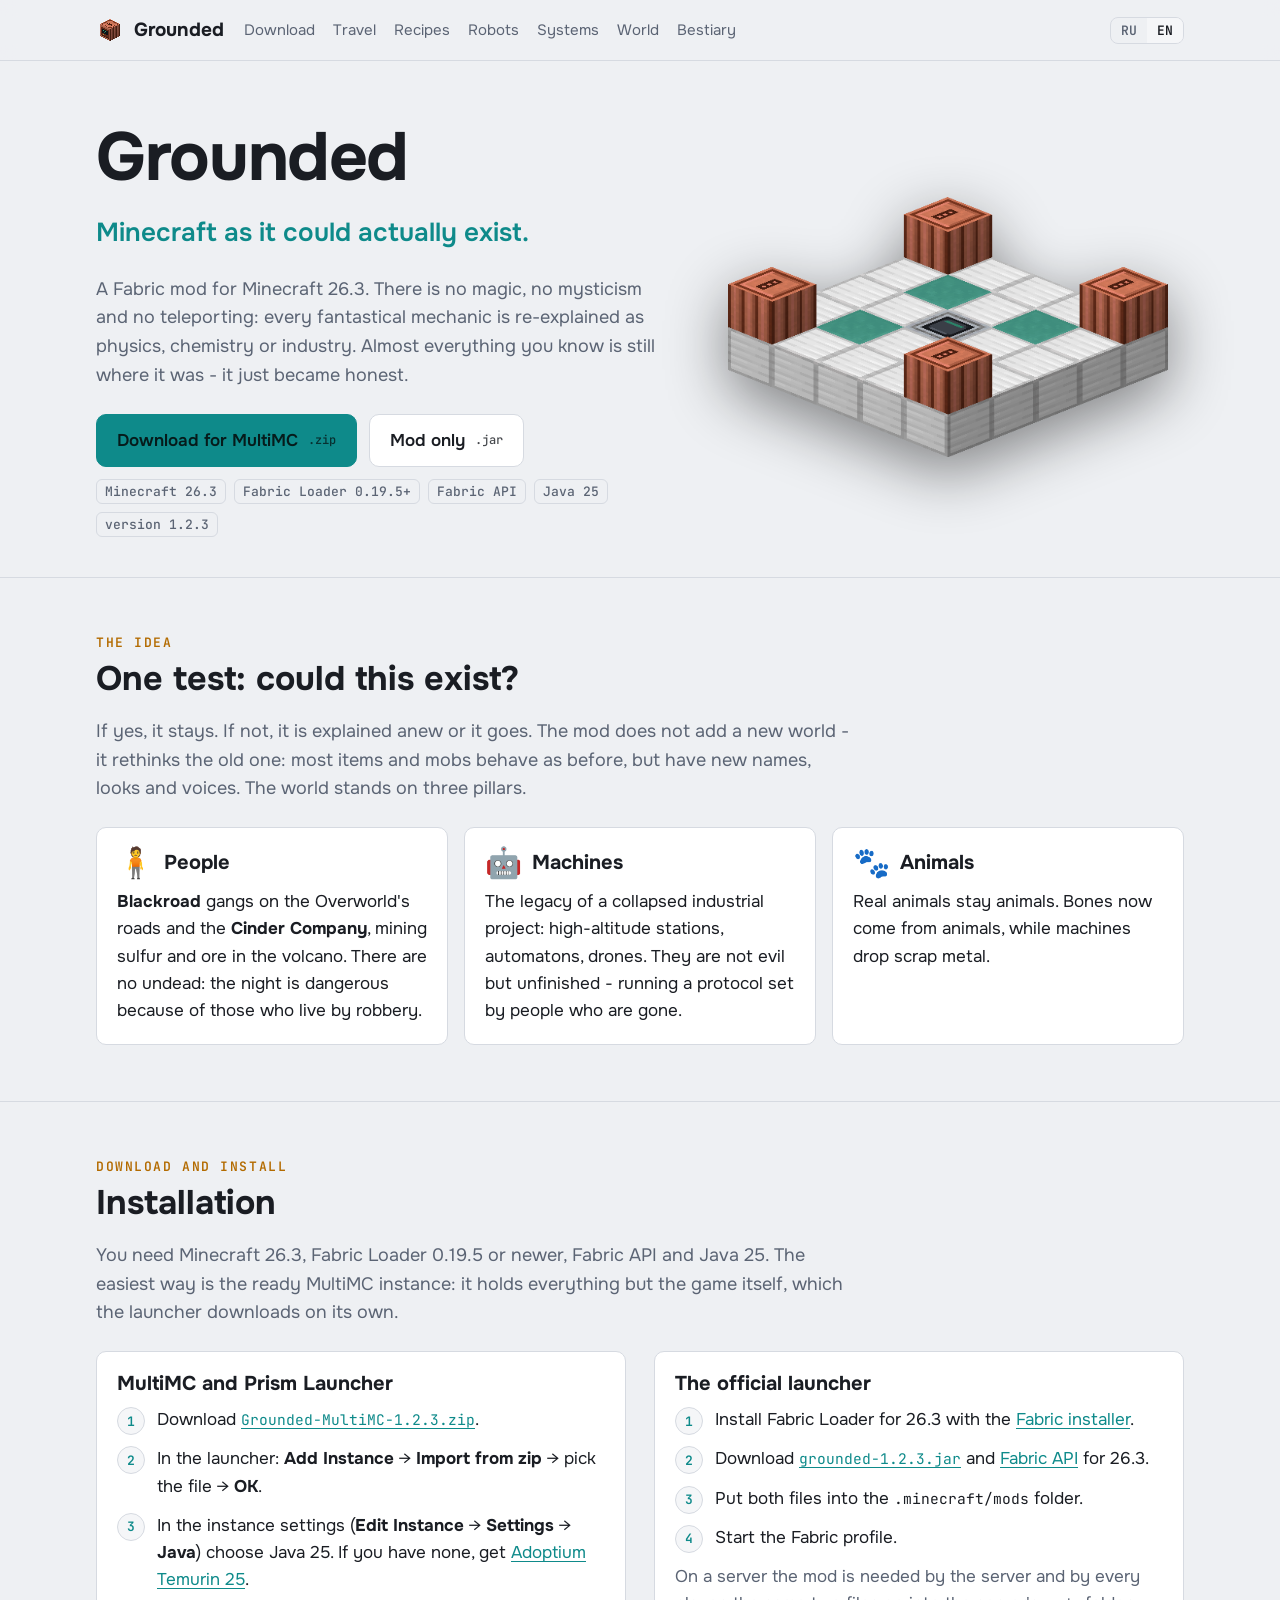
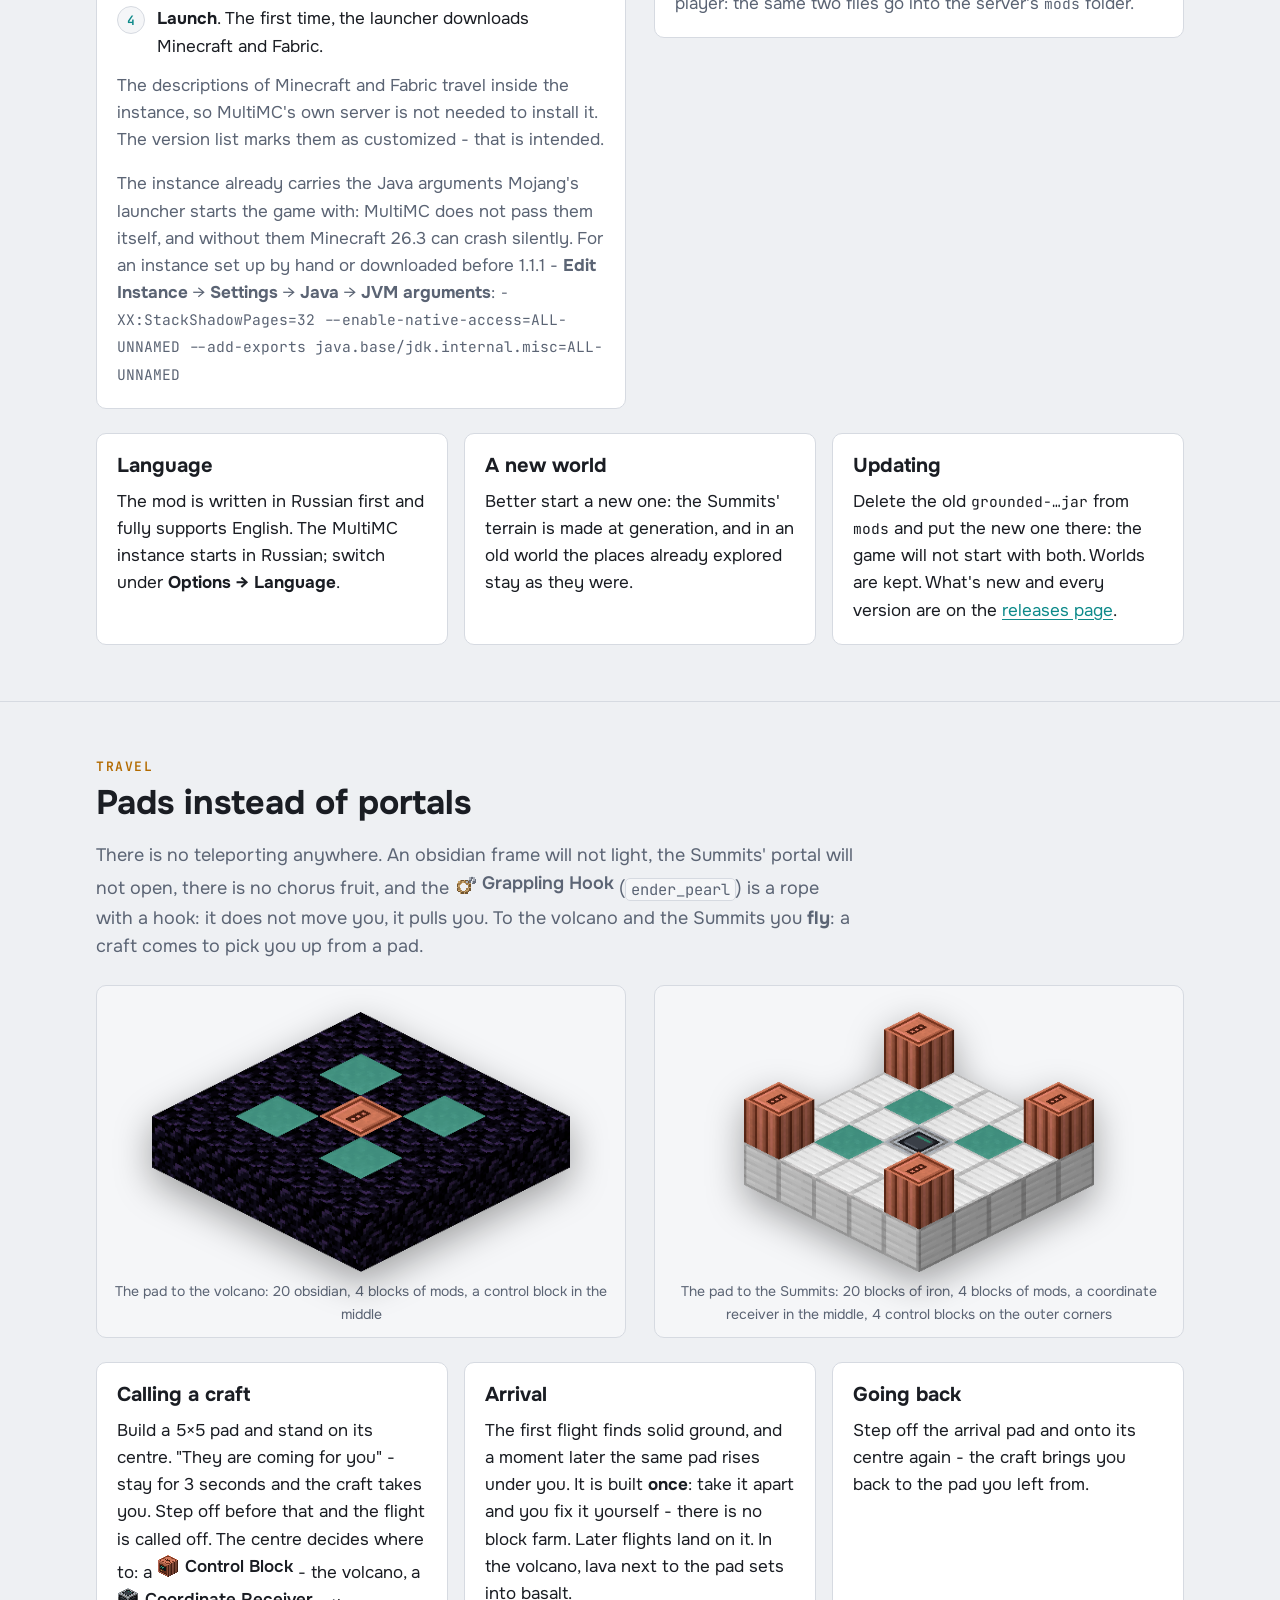
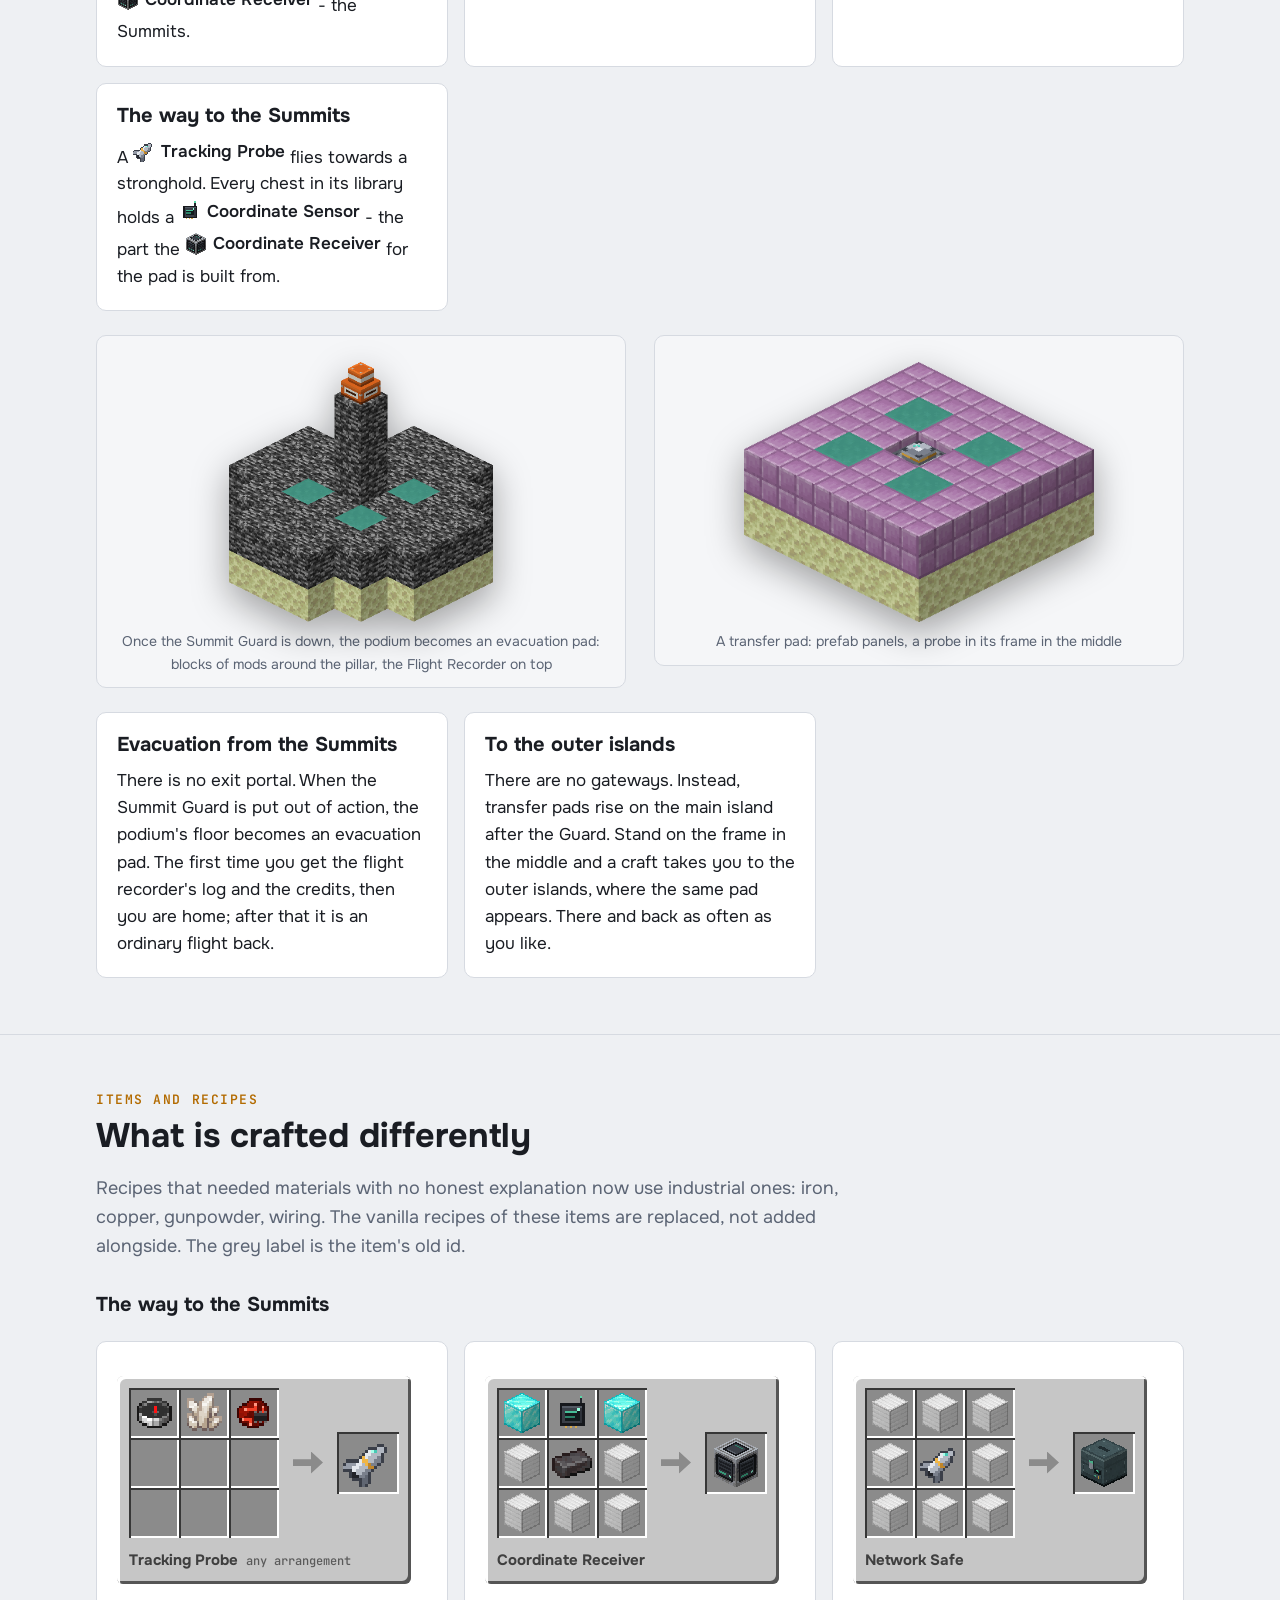
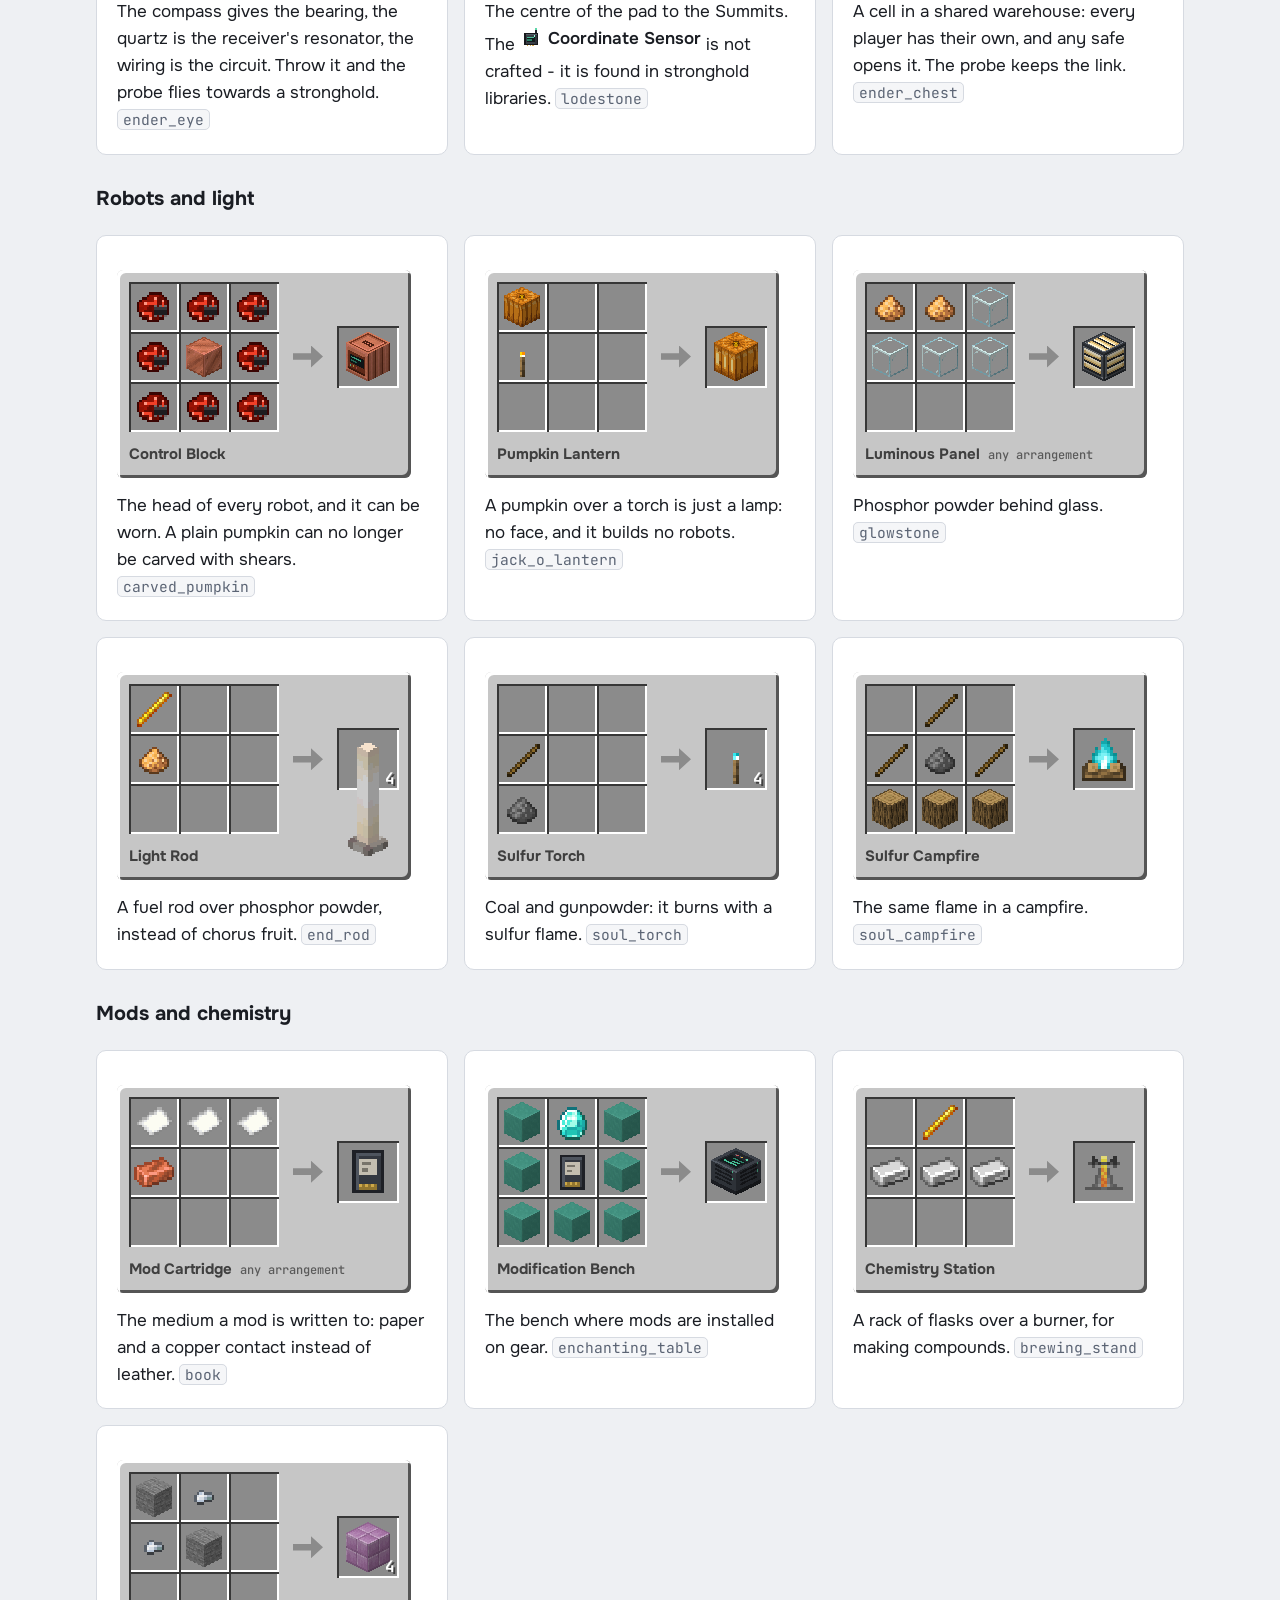
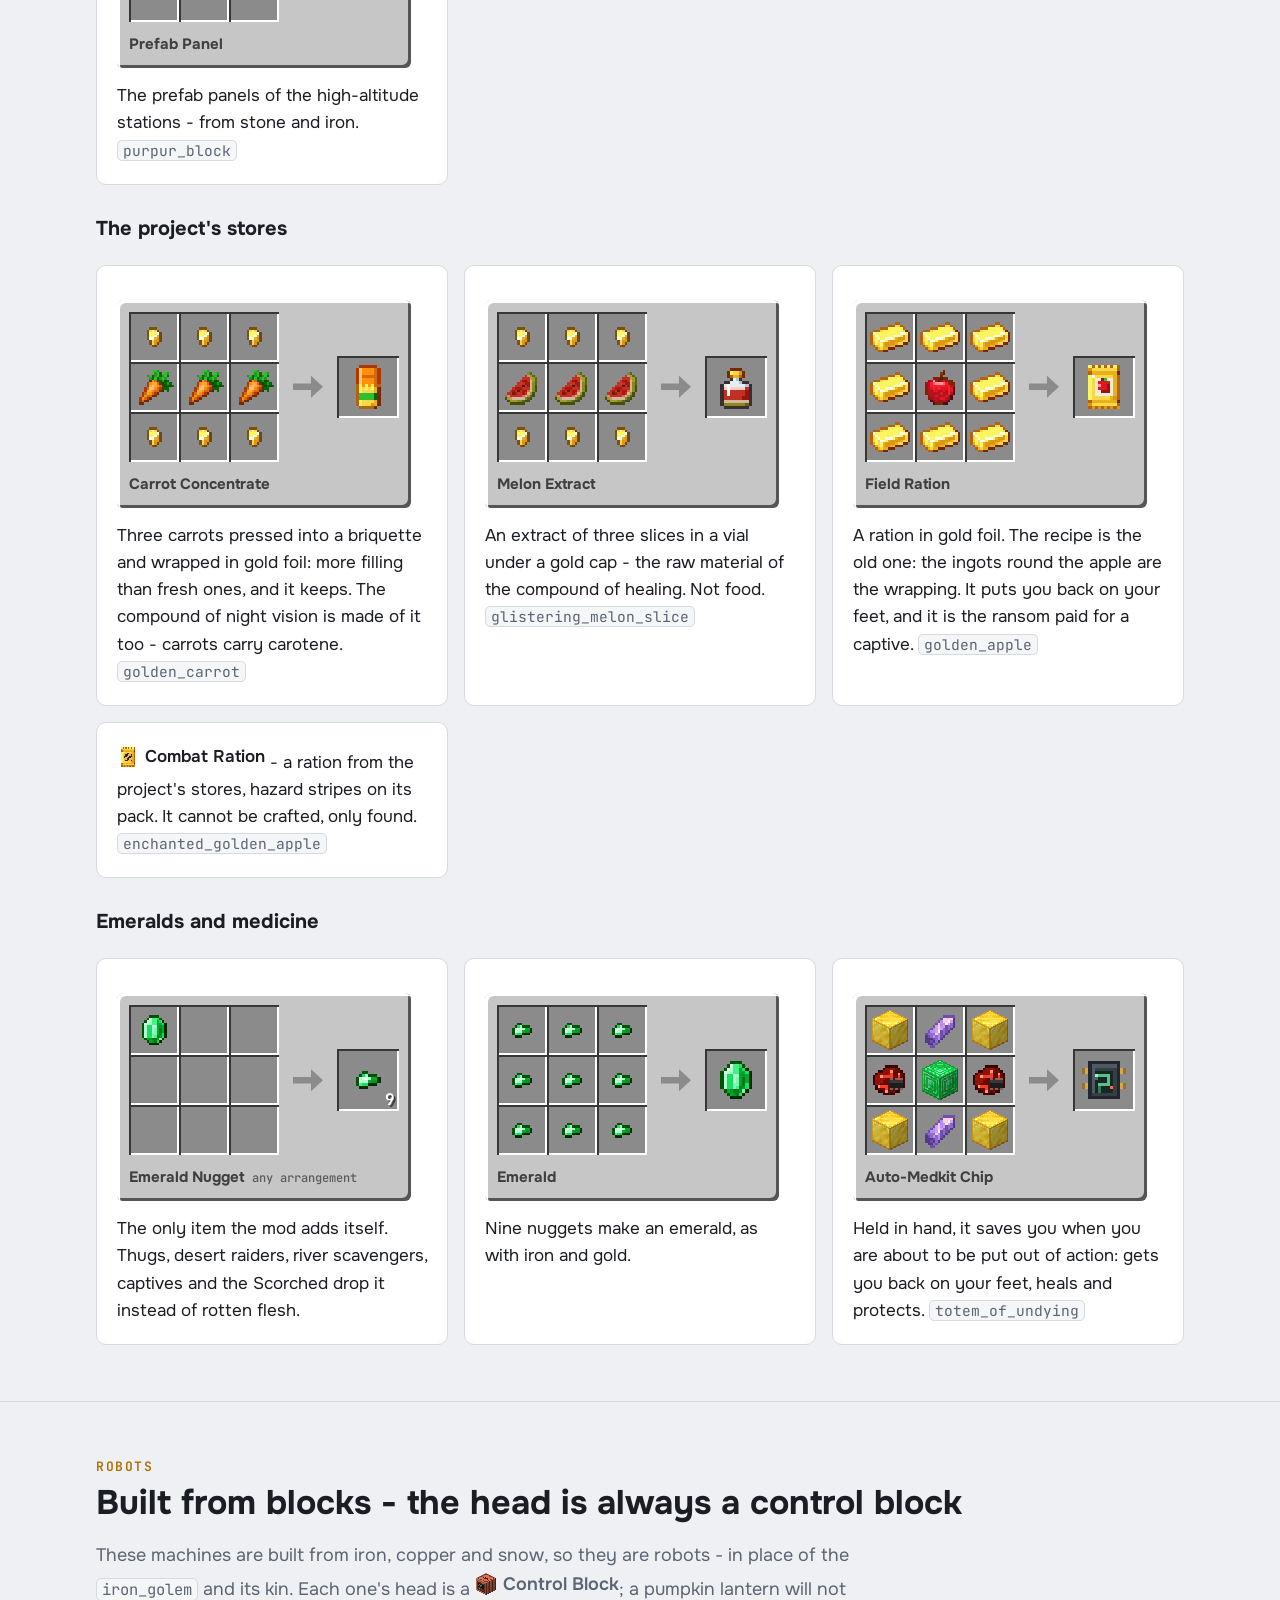
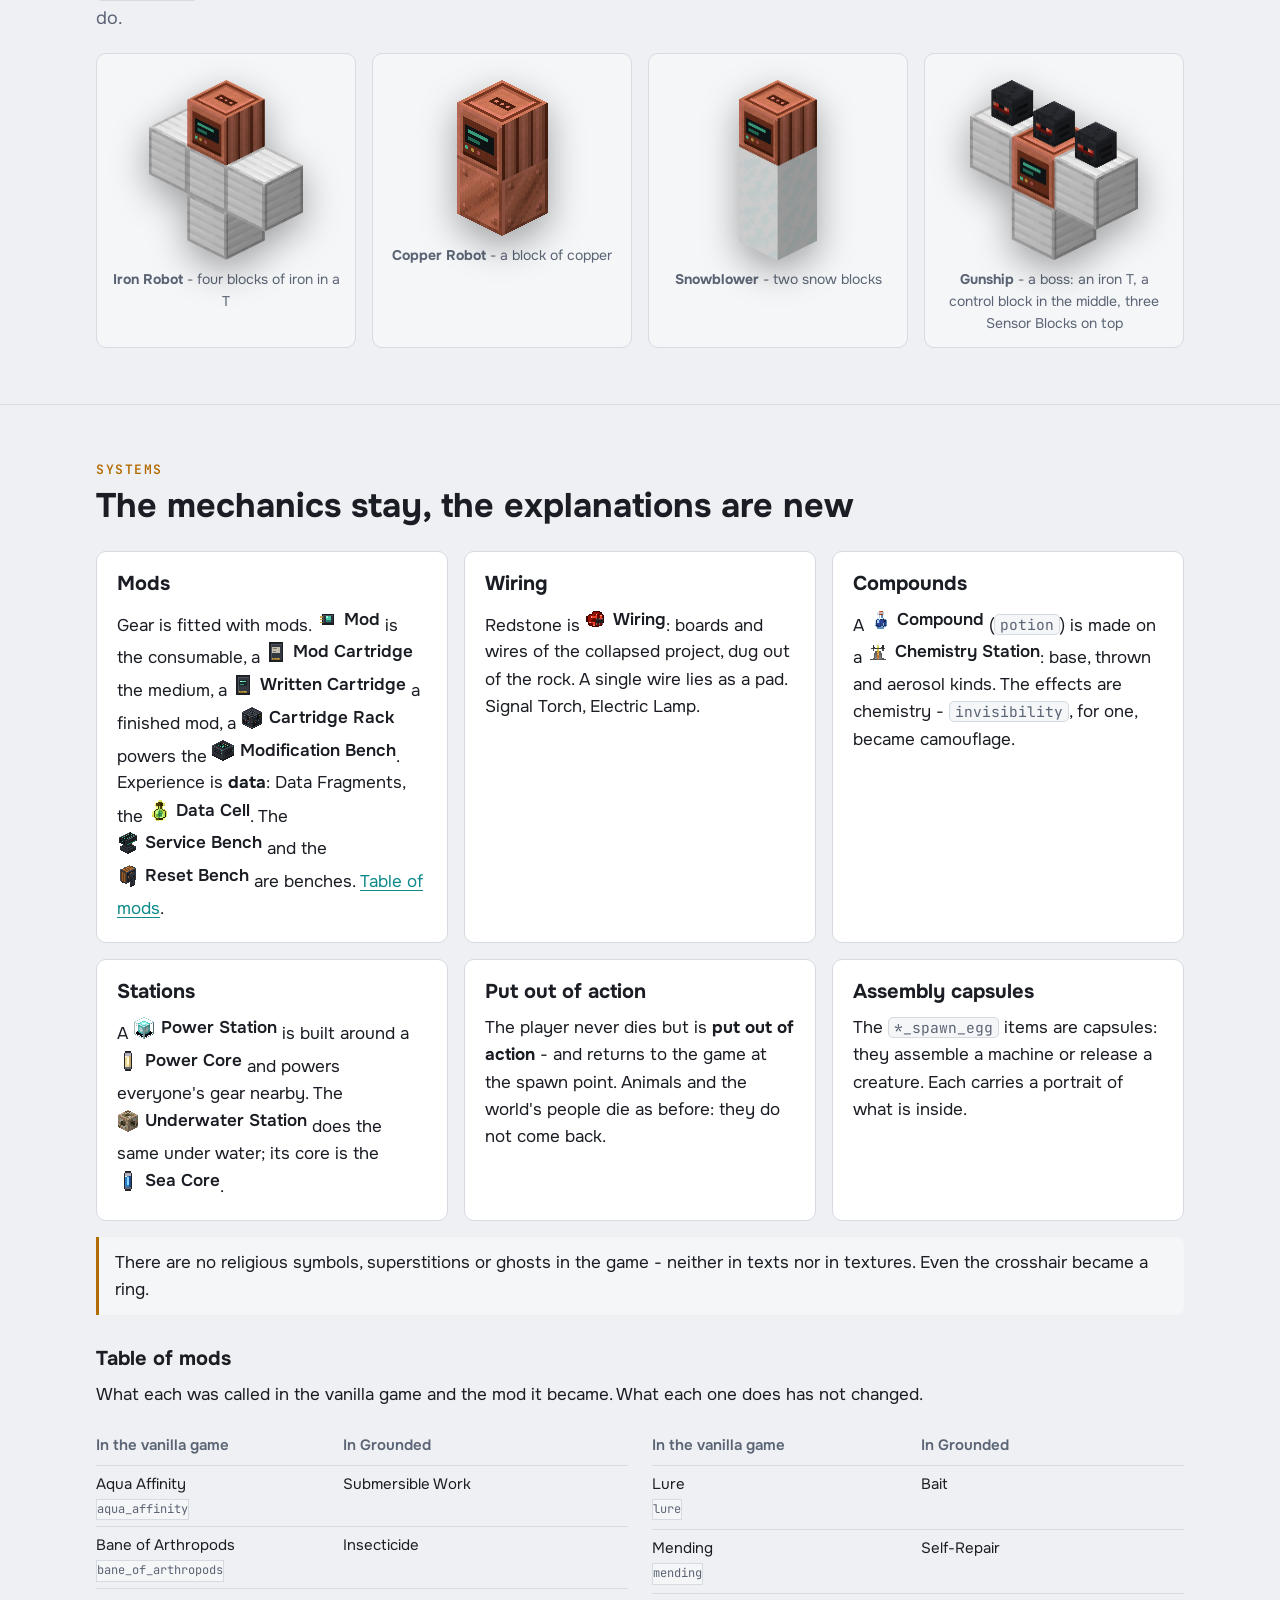
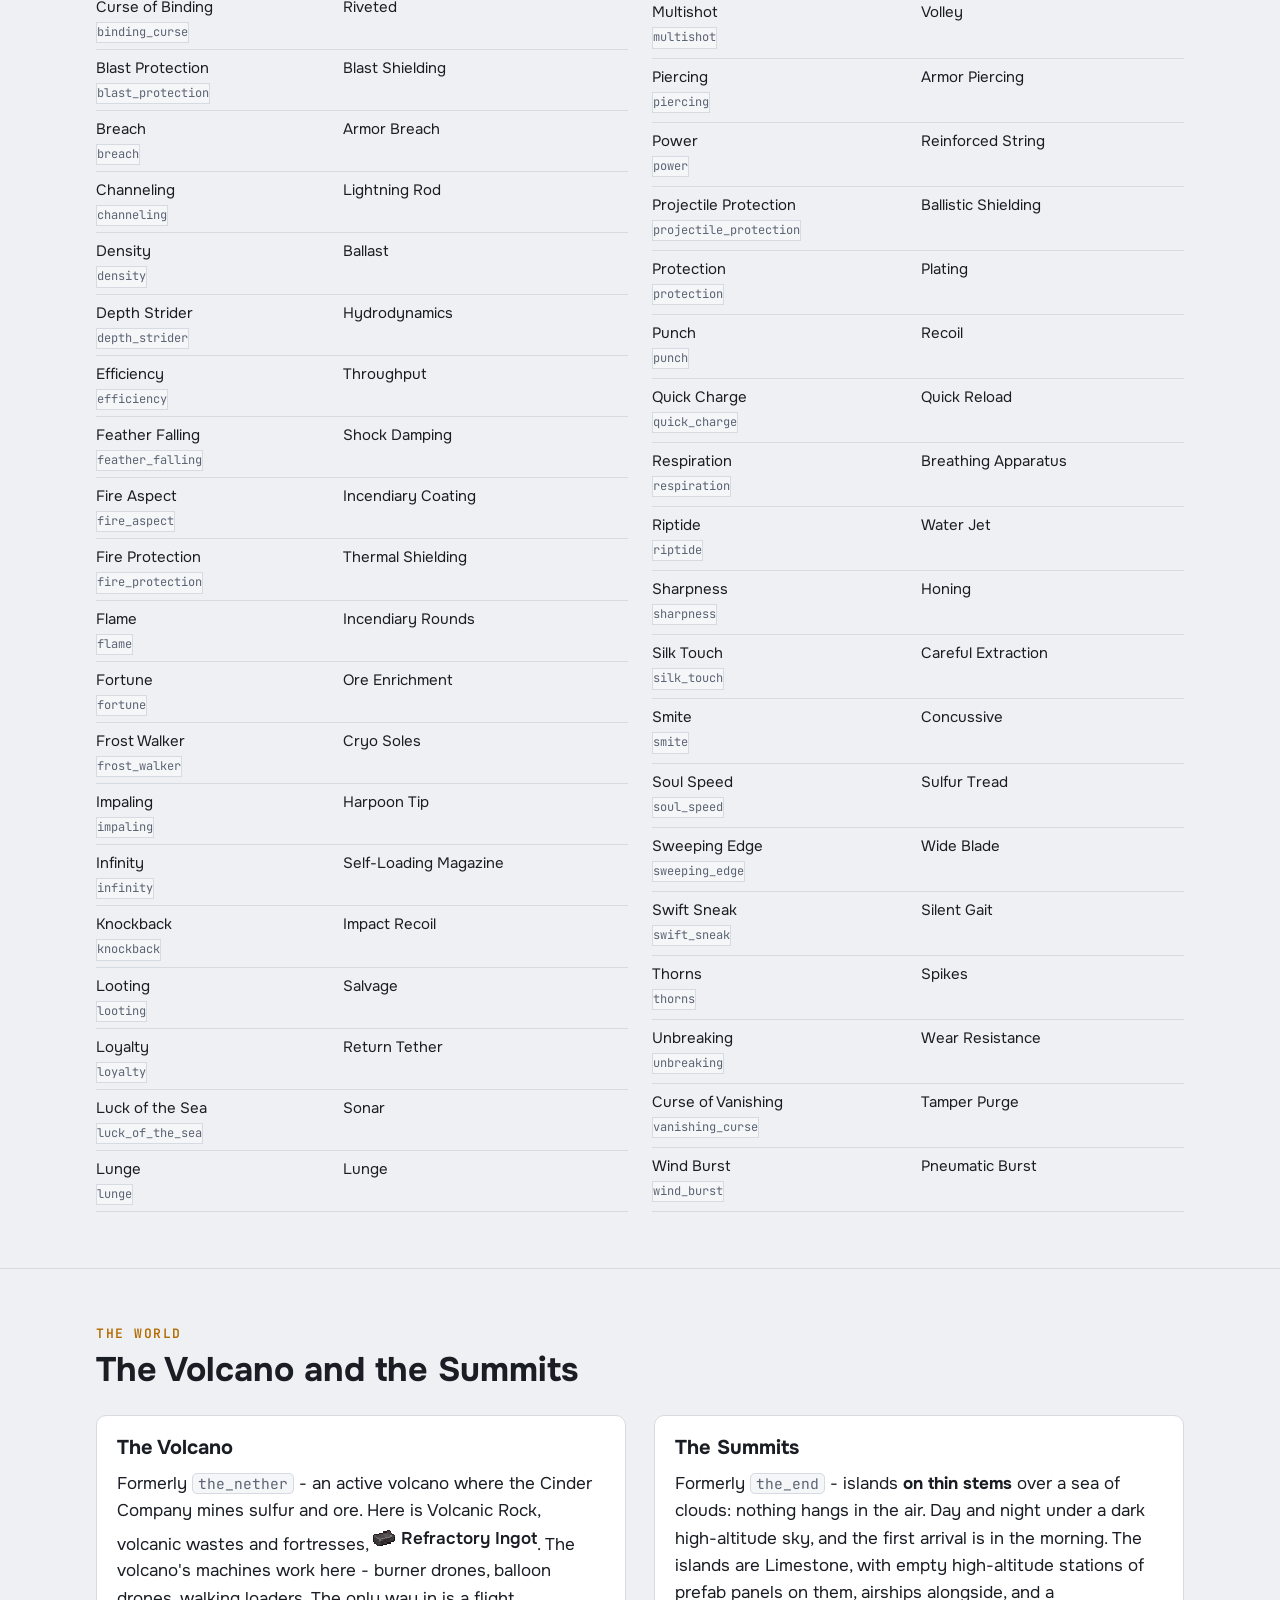
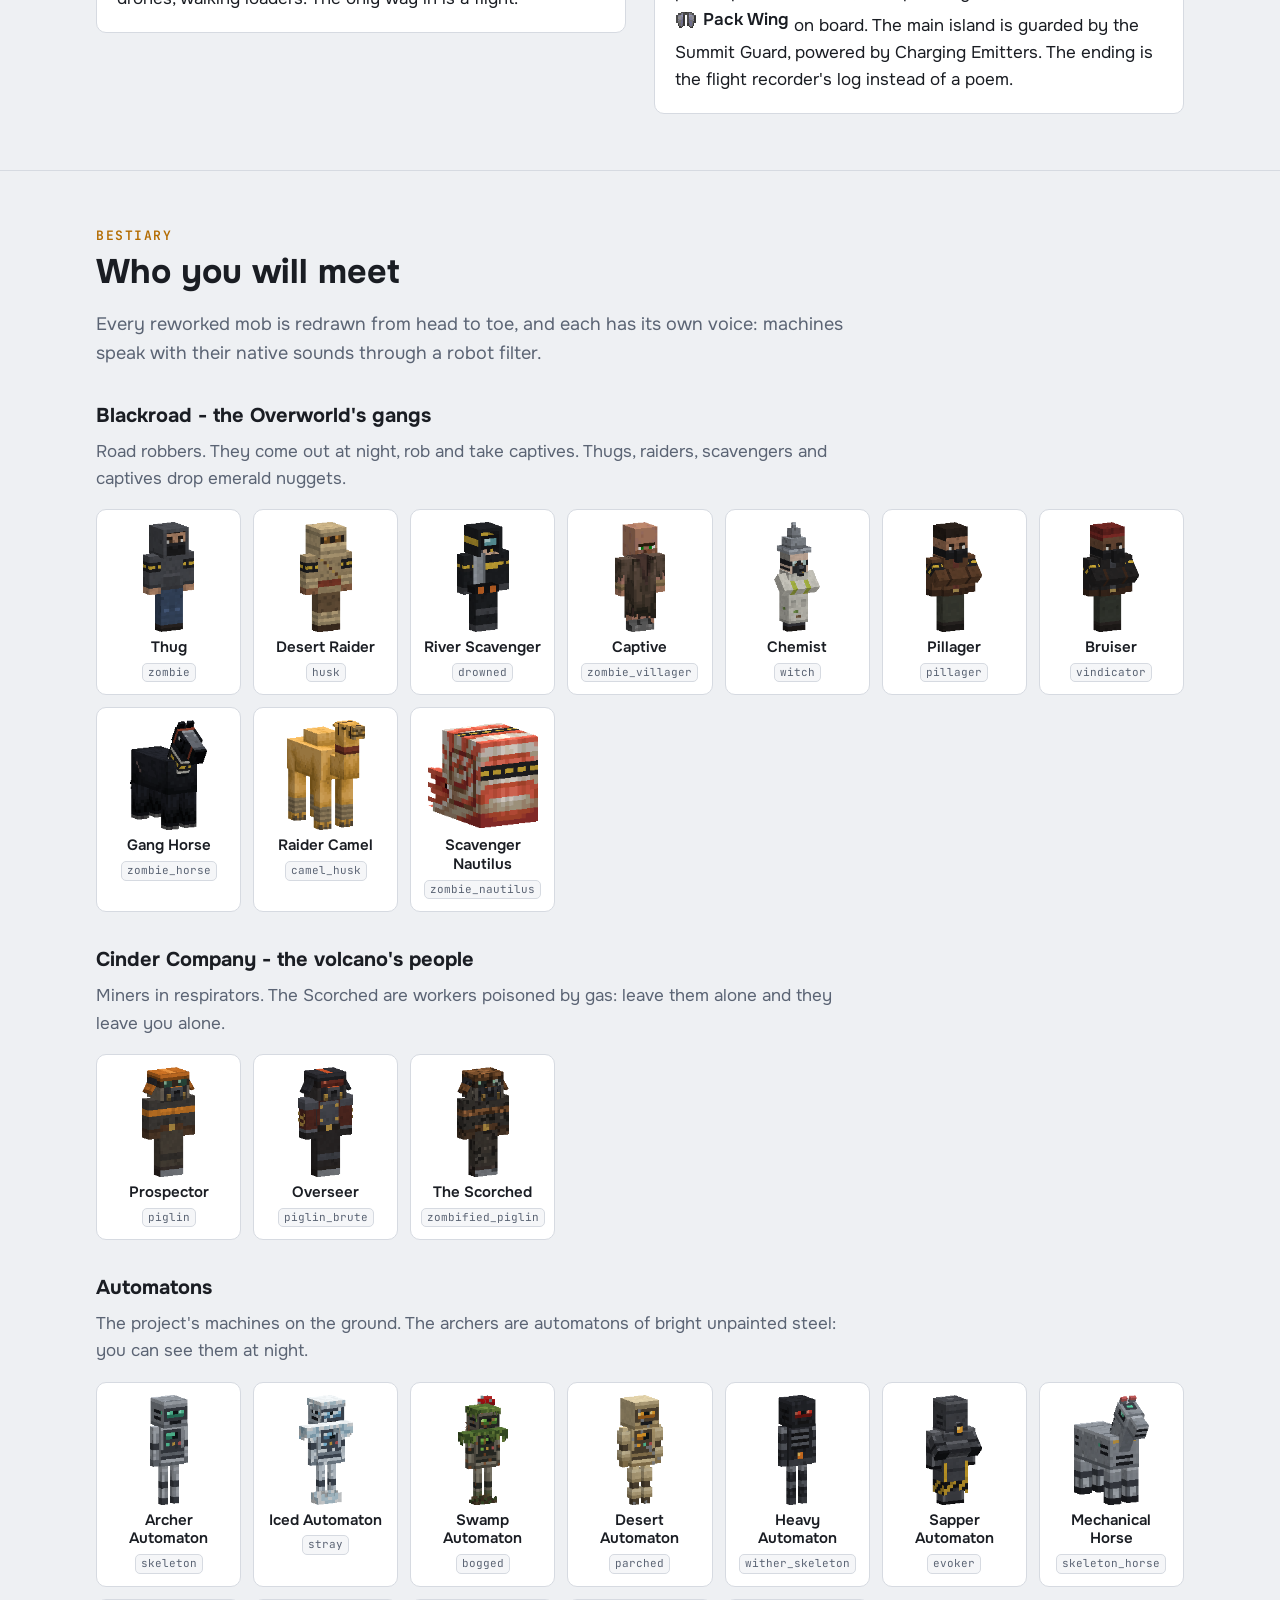
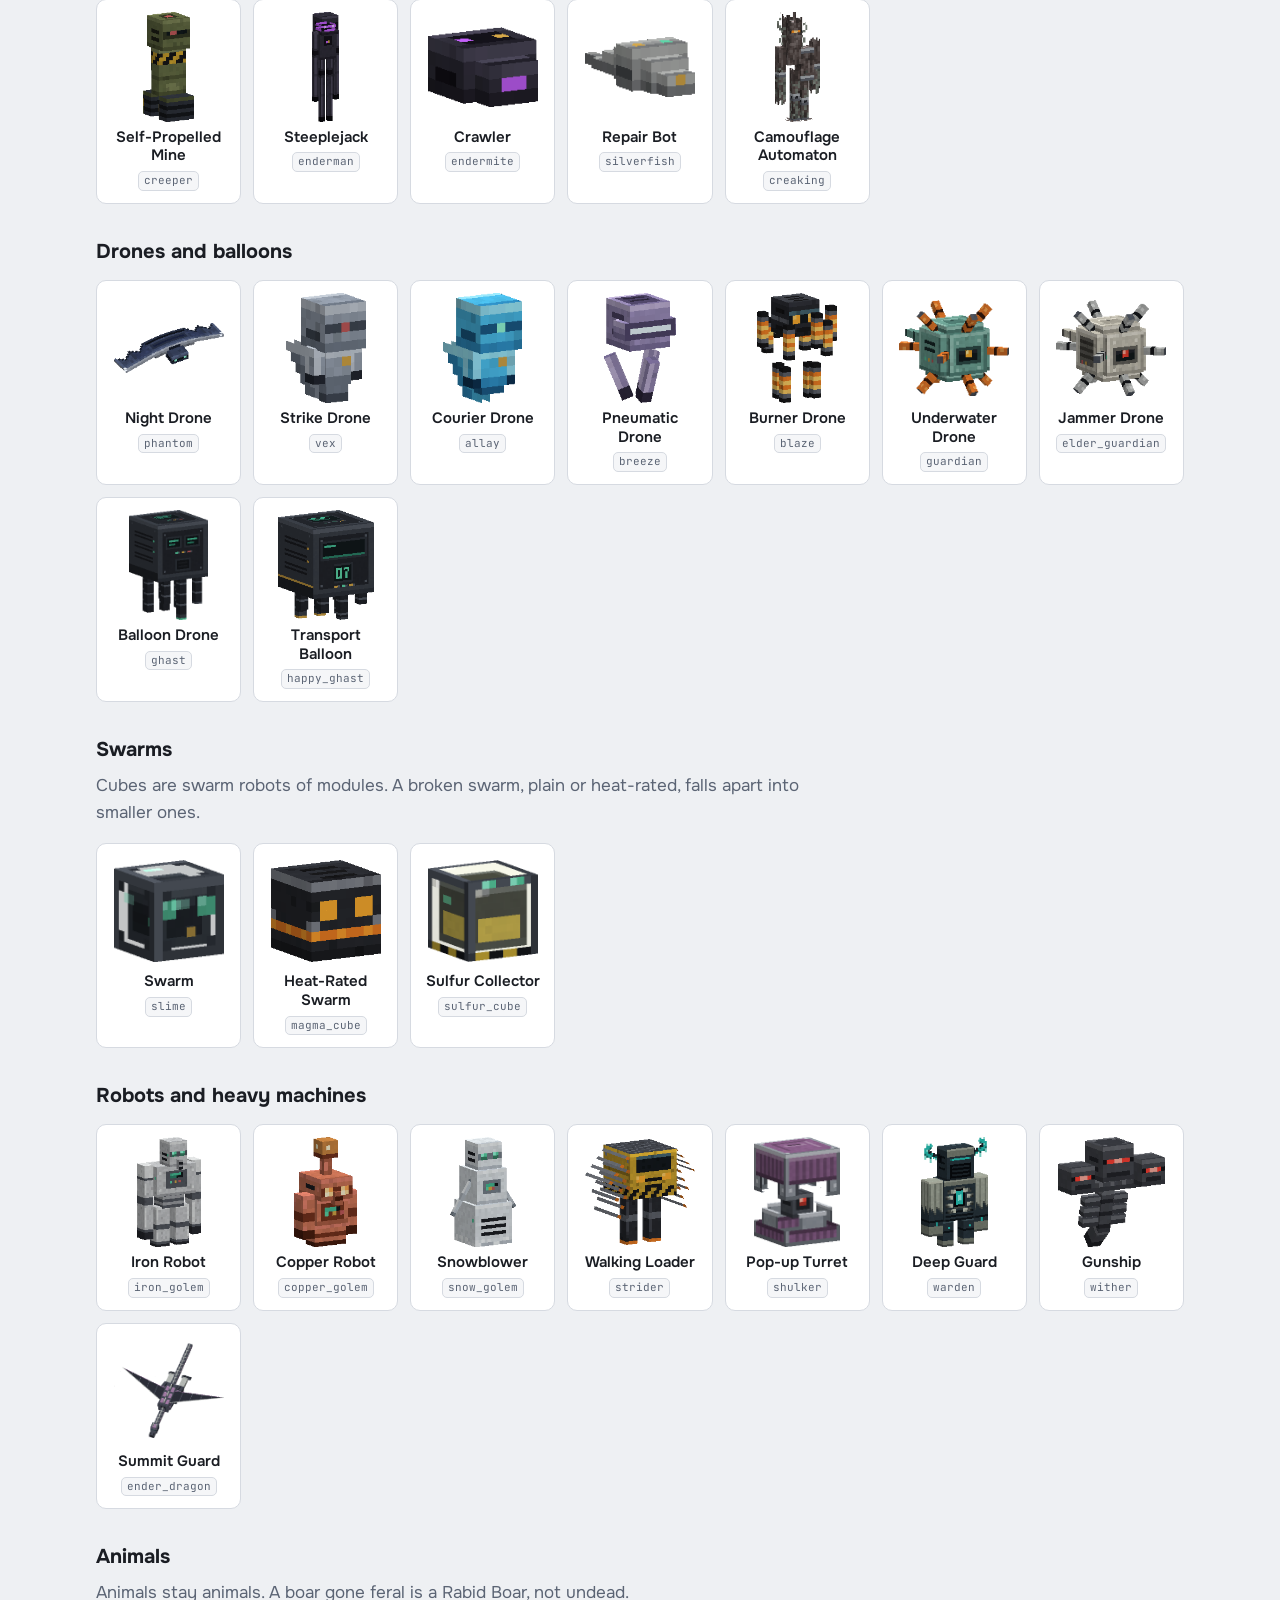
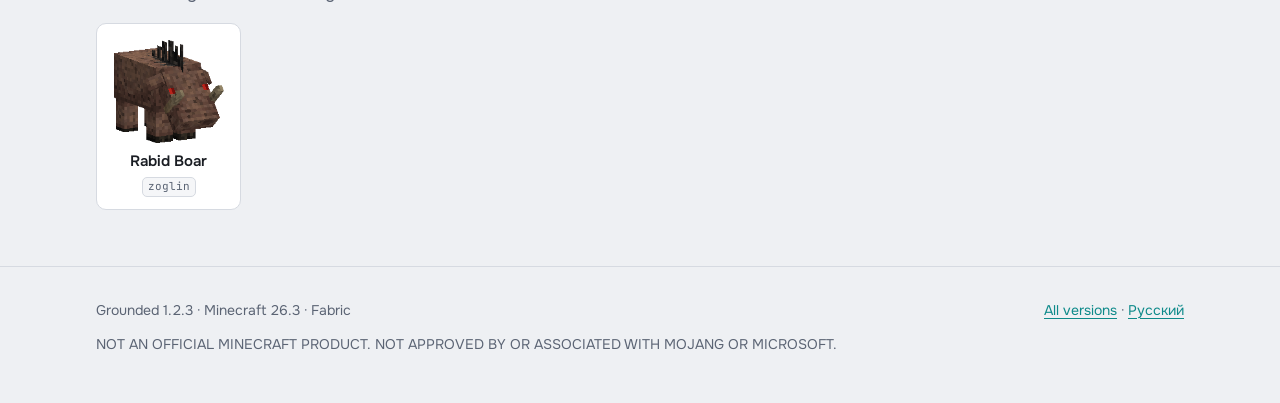
<file: en/index.html>
<!doctype html>
<html lang="en">
<head>
<meta charset="utf-8">
<meta name="viewport" content="width=device-width, initial-scale=1">
<title>Grounded — Minecraft without magic</title>
<meta name="description" content="A Fabric mod for Minecraft 26.3: no magic, no mysticism, no teleports - every mechanic re-explained as physics, chemistry or industry.">
<link rel="icon" href="../assets/icon.png">
<link rel="alternate" hreflang="ru" href="../">
<link rel="preconnect" href="https://fonts.googleapis.com">
<link rel="preconnect" href="https://fonts.gstatic.com" crossorigin>
<link href="https://fonts.googleapis.com/css2?family=JetBrains+Mono:wght@500;600;700&family=Onest:wght@400;600;700&display=swap" rel="stylesheet">
<link rel="stylesheet" href="../assets/style.css">
</head>
<body>

<header class="top">
  <div class="wrap">
    <a class="brand" href="#"><img src="../assets/icon.png" alt="">Grounded</a>
    <nav class="nav" aria-label="Sections">
      <a href="#download">Download</a>
      <a href="#travel">Travel</a>
      <a href="#recipes">Recipes</a>
      <a href="#robots">Robots</a>
      <a href="#systems">Systems</a>
      <a href="#world">World</a>
      <a href="#bestiary">Bestiary</a>
    </nav>
    <div class="lang"><a href="../" hreflang="ru">RU</a><span>EN</span></div>
  </div>
</header>

<main>

<div class="hero">
  <div class="wrap">
    <div>
      <h1>Grounded</h1>
      <p class="tagline">Minecraft as it could actually exist.</p>
      <p class="lead">A Fabric mod for Minecraft 26.3. There is no magic, no mysticism and no teleporting:
      every fantastical mechanic is re-explained as physics, chemistry or industry. Almost everything you
      know is still where it was - it just became honest.</p>
      <div class="buttons">
        <a class="btn primary" href="https://github.com/Baudi2/grounded/releases/download/v1.2.3/Grounded-MultiMC-1.2.3.zip">Download for MultiMC <small>.zip</small></a>
        <a class="btn" href="https://github.com/Baudi2/grounded/releases/download/v1.2.3/grounded-1.2.3.jar">Mod only <small>.jar</small></a>
      </div>
      <ul class="reqs">
        <li>Minecraft 26.3</li><li>Fabric Loader 0.19.5+</li><li>Fabric API</li><li>Java 25</li>
        <li>version 1.2.3</li>
      </ul>
    </div>
    <figure><img class="scene" src="../assets/scenes/pad_summits.png" alt="The pad to the Summits: iron, a coordinate receiver in the middle, control blocks on the corners" loading="lazy"></figure>
  </div>
</div>

<section id="idea">
  <div class="wrap">
    <p class="kicker">The idea</p>
    <h2>One test: could this exist?</h2>
    <p class="intro">If yes, it stays. If not, it is explained anew or it goes. The mod does not add a new
    world - it rethinks the old one: most items and mobs behave as before, but have new names, looks and
    voices. The world stands on three pillars.</p>
    <div class="cards">
      <div class="card">
        <h3><span class="pillar">🧍</span>People</h3>
        <p><b>Blackroad</b> gangs on the Overworld's roads and the <b>Cinder Company</b>, mining sulfur and ore in
        the volcano. There are no undead: the night is dangerous because of those who live by robbery.</p>
      </div>
      <div class="card">
        <h3><span class="pillar">🤖</span>Machines</h3>
        <p>The legacy of a collapsed industrial project: high-altitude stations, automatons, drones. They are
        not evil but unfinished - running a protocol set by people who are gone.</p>
      </div>
      <div class="card">
        <h3><span class="pillar">🐾</span>Animals</h3>
        <p>Real animals stay animals. Bones now come from animals, while machines drop scrap metal.</p>
      </div>
    </div>
  </div>
</section>

<section id="download">
  <div class="wrap">
    <p class="kicker">Download and install</p>
    <h2>Installation</h2>
    <p class="intro">You need Minecraft 26.3, Fabric Loader 0.19.5 or newer, Fabric API and Java 25.
    The easiest way is the ready MultiMC instance: it holds everything but the game itself, which the
    launcher downloads on its own.</p>

    <div class="two">
      <div class="card">
        <h3>MultiMC and Prism Launcher</h3>
        <ol class="steps">
          <li>Download <a href="https://github.com/Baudi2/grounded/releases/download/v1.2.3/Grounded-MultiMC-1.2.3.zip"><code>Grounded-MultiMC-1.2.3.zip</code></a>.</li>
          <li>In the launcher: <b>Add Instance</b> → <b>Import from zip</b> → pick the file → <b>OK</b>.</li>
          <li>In the instance settings (<b>Edit Instance</b> → <b>Settings</b> → <b>Java</b>) choose Java 25.
          If you have none, get <a href="https://adoptium.net/">Adoptium Temurin 25</a>.</li>
          <li><b>Launch</b>. The first time, the launcher downloads Minecraft and Fabric.</li>
        </ol>
        <p class="muted">The descriptions of Minecraft and Fabric travel inside the instance, so MultiMC's own
        server is not needed to install it. The version list marks them as customized - that is intended.</p>
        <p class="muted">The instance already carries the Java arguments Mojang's launcher starts the game with: MultiMC
        does not pass them itself, and without them Minecraft 26.3 can crash silently. For an instance set up by hand
        or downloaded before 1.1.1 - <b>Edit Instance</b> → <b>Settings</b> → <b>Java</b> → <b>JVM arguments</b>:
        <code>-XX:StackShadowPages=32 --enable-native-access=ALL-UNNAMED --add-exports java.base/jdk.internal.misc=ALL-UNNAMED</code></p>
      </div>
      <div class="card">
        <h3>The official launcher</h3>
        <ol class="steps">
          <li>Install Fabric Loader for 26.3 with the <a href="https://fabricmc.net/use/installer/">Fabric
          installer</a>.</li>
          <li>Download <a href="https://github.com/Baudi2/grounded/releases/download/v1.2.3/grounded-1.2.3.jar"><code>grounded-1.2.3.jar</code></a> and
          <a href="https://modrinth.com/mod/fabric-api">Fabric API</a> for 26.3.</li>
          <li>Put both files into the <code>.minecraft/mods</code> folder.</li>
          <li>Start the Fabric profile.</li>
        </ol>
        <p class="muted">On a server the mod is needed by the server and by every player: the same two files go
        into the server's <code>mods</code> folder.</p>
      </div>
    </div>

    <div class="cards">
      <div class="card"><h3>Language</h3><p>The mod is written in Russian first and fully supports English.
      The MultiMC instance starts in Russian; switch under <b>Options → Language</b>.</p></div>
      <div class="card"><h3>A new world</h3><p>Better start a new one: the Summits' terrain is made at
      generation, and in an old world the places already explored stay as they were.</p></div>
      <div class="card"><h3>Updating</h3><p>Delete the old <code>grounded-…jar</code> from <code>mods</code> and put
      the new one there: the game will not start with both. Worlds are kept. What's new and every version are on the
      <a href="https://github.com/Baudi2/grounded/releases">releases page</a>.</p></div>
    </div>
  </div>
</section>

<section id="travel">
  <div class="wrap">
    <p class="kicker">Travel</p>
    <h2>Pads instead of portals</h2>
    <p class="intro">There is no teleporting anywhere. An obsidian frame will not light, the Summits' portal
    will not open, there is no chorus fruit, and the <span class="chip"><img src="../assets/icons/minecraft_ender_pearl.png" alt="" loading="lazy">Grappling Hook</span> (<code class="was">ender_pearl</code>) is a rope with a
    hook: it does not move you, it pulls you. To the volcano and the Summits you <b>fly</b>: a craft comes to
    pick you up from a pad.</p>

    <div class="two">
      <figure class="shot"><img class="scene" src="../assets/scenes/pad_volcano.png" alt="The pad to the volcano" loading="lazy">
        <figcaption>The pad to the volcano: 20 obsidian, 4 blocks of mods, a control block in the middle</figcaption>
      </figure>
      <figure class="shot"><img class="scene" src="../assets/scenes/pad_summits.png" alt="The pad to the Summits" loading="lazy">
        <figcaption>The pad to the Summits: 20 blocks of iron, 4 blocks of mods, a coordinate receiver in the
        middle, 4 control blocks on the outer corners</figcaption>
      </figure>
    </div>

    <div class="cards">
      <div class="card">
        <h3>Calling a craft</h3>
        <p>Build a 5×5 pad and stand on its centre. "They are coming for you" - stay for 3 seconds and the craft
        takes you. Step off before that and the flight is called off. The centre decides where to:
        a <span class="chip"><img src="../assets/icons/minecraft_carved_pumpkin.png" alt="" loading="lazy">Control Block</span> - the volcano, a <span class="chip"><img src="../assets/icons/minecraft_lodestone.png" alt="" loading="lazy">Coordinate Receiver</span> - the Summits.</p>
      </div>
      <div class="card">
        <h3>Arrival</h3>
        <p>The first flight finds solid ground, and a moment later the same pad rises under you. It is built
        <b>once</b>: take it apart and you fix it yourself - there is no block farm. Later flights land on it.
        In the volcano, lava next to the pad sets into basalt.</p>
      </div>
      <div class="card">
        <h3>Going back</h3>
        <p>Step off the arrival pad and onto its centre again - the craft brings you back to the pad you left
        from.</p>
      </div>
      <div class="card">
        <h3>The way to the Summits</h3>
        <p>A <span class="chip"><img src="../assets/icons/minecraft_ender_eye.png" alt="" loading="lazy">Tracking Probe</span> flies towards a stronghold. Every chest in its library holds a
        <span class="chip"><img src="../assets/icons/minecraft_echo_shard.png" alt="" loading="lazy">Coordinate Sensor</span> - the part the <span class="chip"><img src="../assets/icons/minecraft_lodestone.png" alt="" loading="lazy">Coordinate Receiver</span> for the pad is built from.</p>
      </div>
    </div>

    <div class="two">
      <figure class="shot"><img class="scene" src="../assets/scenes/podium.png" alt="The evacuation pad on the podium" loading="lazy">
        <figcaption>Once the Summit Guard is down, the podium becomes an evacuation pad: blocks of mods around
        the pillar, the Flight Recorder on top</figcaption>
      </figure>
      <figure class="shot"><img class="scene" src="../assets/scenes/pad_transfer.png" alt="A transfer pad" loading="lazy">
        <figcaption>A transfer pad: prefab panels, a probe in its frame in the middle</figcaption>
      </figure>
    </div>
    <div class="cards">
      <div class="card">
        <h3>Evacuation from the Summits</h3>
        <p>There is no exit portal. When the Summit Guard is put out of action, the podium's floor becomes an
        evacuation pad. The first time you get the flight recorder's log and the credits, then you are home;
        after that it is an ordinary flight back.</p>
      </div>
      <div class="card">
        <h3>To the outer islands</h3>
        <p>There are no gateways. Instead, transfer pads rise on the main island after the Guard. Stand on the
        frame in the middle and a craft takes you to the outer islands, where the same pad appears. There and
        back as often as you like.</p>
      </div>
    </div>
  </div>
</section>

<section id="recipes">
  <div class="wrap">
    <p class="kicker">Items and recipes</p>
    <h2>What is crafted differently</h2>
    <p class="intro">Recipes that needed materials with no honest explanation now use industrial ones: iron,
    copper, gunpowder, wiring. The vanilla recipes of these items are replaced, not added alongside. The grey
    label is the item's old id.</p>

    <h3 style="margin-top:32px">The way to the Summits</h3>
    <div class="cards">
      <div class="card">
        <figure class="recipe" aria-label="Recipe: Tracking Probe"><div class="grid"><span class="slot" title="Compass"><img src="../assets/icons/minecraft_compass.png" alt="Compass" loading="lazy"></span><span class="slot" title="Quartz"><img src="../assets/icons/minecraft_quartz.png" alt="Quartz" loading="lazy"></span><span class="slot" title="Wiring"><img src="../assets/icons/minecraft_redstone.png" alt="Wiring" loading="lazy"></span><span class="slot"></span><span class="slot"></span><span class="slot"></span><span class="slot"></span><span class="slot"></span><span class="slot"></span></div><span class="arrow" aria-hidden="true"></span><span class="slot out" title="Tracking Probe"><img src="../assets/icons/minecraft_ender_eye.png" alt="Tracking Probe" loading="lazy"></span><figcaption>Tracking Probe<span class="shapeless">any arrangement</span></figcaption></figure>
        <p>The compass gives the bearing, the quartz is the receiver's resonator, the wiring is the circuit.
        Throw it and the probe flies towards a stronghold. <code class="was">ender_eye</code></p>
      </div>
      <div class="card">
        <figure class="recipe" aria-label="Recipe: Coordinate Receiver"><div class="grid"><span class="slot" title="Block of Diamond"><img src="../assets/icons/minecraft_diamond_block.png" alt="Block of Diamond" loading="lazy"></span><span class="slot" title="Coordinate Sensor"><img src="../assets/icons/minecraft_echo_shard.png" alt="Coordinate Sensor" loading="lazy"></span><span class="slot" title="Block of Diamond"><img src="../assets/icons/minecraft_diamond_block.png" alt="Block of Diamond" loading="lazy"></span><span class="slot" title="Block of Iron"><img src="../assets/icons/minecraft_iron_block.png" alt="Block of Iron" loading="lazy"></span><span class="slot" title="Refractory Ingot"><img src="../assets/icons/minecraft_netherite_ingot.png" alt="Refractory Ingot" loading="lazy"></span><span class="slot" title="Block of Iron"><img src="../assets/icons/minecraft_iron_block.png" alt="Block of Iron" loading="lazy"></span><span class="slot" title="Block of Iron"><img src="../assets/icons/minecraft_iron_block.png" alt="Block of Iron" loading="lazy"></span><span class="slot" title="Block of Iron"><img src="../assets/icons/minecraft_iron_block.png" alt="Block of Iron" loading="lazy"></span><span class="slot" title="Block of Iron"><img src="../assets/icons/minecraft_iron_block.png" alt="Block of Iron" loading="lazy"></span></div><span class="arrow" aria-hidden="true"></span><span class="slot out" title="Coordinate Receiver"><img src="../assets/icons/minecraft_lodestone.png" alt="Coordinate Receiver" loading="lazy"></span><figcaption>Coordinate Receiver</figcaption></figure>
        <p>The centre of the pad to the Summits. The <span class="chip"><img src="../assets/icons/minecraft_echo_shard.png" alt="" loading="lazy">Coordinate Sensor</span> is not crafted - it is found in
        stronghold libraries. <code class="was">lodestone</code></p>
      </div>
      <div class="card">
        <figure class="recipe" aria-label="Recipe: Network Safe"><div class="grid"><span class="slot" title="Block of Iron"><img src="../assets/icons/minecraft_iron_block.png" alt="Block of Iron" loading="lazy"></span><span class="slot" title="Block of Iron"><img src="../assets/icons/minecraft_iron_block.png" alt="Block of Iron" loading="lazy"></span><span class="slot" title="Block of Iron"><img src="../assets/icons/minecraft_iron_block.png" alt="Block of Iron" loading="lazy"></span><span class="slot" title="Block of Iron"><img src="../assets/icons/minecraft_iron_block.png" alt="Block of Iron" loading="lazy"></span><span class="slot" title="Tracking Probe"><img src="../assets/icons/minecraft_ender_eye.png" alt="Tracking Probe" loading="lazy"></span><span class="slot" title="Block of Iron"><img src="../assets/icons/minecraft_iron_block.png" alt="Block of Iron" loading="lazy"></span><span class="slot" title="Block of Iron"><img src="../assets/icons/minecraft_iron_block.png" alt="Block of Iron" loading="lazy"></span><span class="slot" title="Block of Iron"><img src="../assets/icons/minecraft_iron_block.png" alt="Block of Iron" loading="lazy"></span><span class="slot" title="Block of Iron"><img src="../assets/icons/minecraft_iron_block.png" alt="Block of Iron" loading="lazy"></span></div><span class="arrow" aria-hidden="true"></span><span class="slot out" title="Network Safe"><img src="../assets/icons/minecraft_ender_chest.png" alt="Network Safe" loading="lazy"></span><figcaption>Network Safe</figcaption></figure>
        <p>A cell in a shared warehouse: every player has their own, and any safe opens it. The probe keeps the
        link. <code class="was">ender_chest</code></p>
      </div>
    </div>

    <h3 style="margin-top:32px">Robots and light</h3>
    <div class="cards">
      <div class="card">
        <figure class="recipe" aria-label="Recipe: Control Block"><div class="grid"><span class="slot" title="Wiring"><img src="../assets/icons/minecraft_redstone.png" alt="Wiring" loading="lazy"></span><span class="slot" title="Wiring"><img src="../assets/icons/minecraft_redstone.png" alt="Wiring" loading="lazy"></span><span class="slot" title="Wiring"><img src="../assets/icons/minecraft_redstone.png" alt="Wiring" loading="lazy"></span><span class="slot" title="Wiring"><img src="../assets/icons/minecraft_redstone.png" alt="Wiring" loading="lazy"></span><span class="slot" title="Block of Copper"><img src="../assets/icons/minecraft_copper_block.png" alt="Block of Copper" loading="lazy"></span><span class="slot" title="Wiring"><img src="../assets/icons/minecraft_redstone.png" alt="Wiring" loading="lazy"></span><span class="slot" title="Wiring"><img src="../assets/icons/minecraft_redstone.png" alt="Wiring" loading="lazy"></span><span class="slot" title="Wiring"><img src="../assets/icons/minecraft_redstone.png" alt="Wiring" loading="lazy"></span><span class="slot" title="Wiring"><img src="../assets/icons/minecraft_redstone.png" alt="Wiring" loading="lazy"></span></div><span class="arrow" aria-hidden="true"></span><span class="slot out" title="Control Block"><img src="../assets/icons/minecraft_carved_pumpkin.png" alt="Control Block" loading="lazy"></span><figcaption>Control Block</figcaption></figure>
        <p>The head of every robot, and it can be worn. A plain pumpkin can no longer be carved with shears.
        <code class="was">carved_pumpkin</code></p>
      </div>
      <div class="card">
        <figure class="recipe" aria-label="Recipe: Pumpkin Lantern"><div class="grid"><span class="slot" title="Pumpkin"><img src="../assets/icons/minecraft_pumpkin.png" alt="Pumpkin" loading="lazy"></span><span class="slot"></span><span class="slot"></span><span class="slot" title="Torch"><img src="../assets/icons/minecraft_torch.png" alt="Torch" loading="lazy"></span><span class="slot"></span><span class="slot"></span><span class="slot"></span><span class="slot"></span><span class="slot"></span></div><span class="arrow" aria-hidden="true"></span><span class="slot out" title="Pumpkin Lantern"><img src="../assets/icons/minecraft_jack_o_lantern.png" alt="Pumpkin Lantern" loading="lazy"></span><figcaption>Pumpkin Lantern</figcaption></figure>
        <p>A pumpkin over a torch is just a lamp: no face, and it builds no robots. <code class="was">jack_o_lantern</code></p>
      </div>
      <div class="card">
        <figure class="recipe" aria-label="Recipe: Luminous Panel"><div class="grid"><span class="slot" title="Phosphor Powder"><img src="../assets/icons/minecraft_glowstone_dust.png" alt="Phosphor Powder" loading="lazy"></span><span class="slot" title="Phosphor Powder"><img src="../assets/icons/minecraft_glowstone_dust.png" alt="Phosphor Powder" loading="lazy"></span><span class="slot" title="Glass"><img src="../assets/icons/minecraft_glass.png" alt="Glass" loading="lazy"></span><span class="slot" title="Glass"><img src="../assets/icons/minecraft_glass.png" alt="Glass" loading="lazy"></span><span class="slot" title="Glass"><img src="../assets/icons/minecraft_glass.png" alt="Glass" loading="lazy"></span><span class="slot" title="Glass"><img src="../assets/icons/minecraft_glass.png" alt="Glass" loading="lazy"></span><span class="slot"></span><span class="slot"></span><span class="slot"></span></div><span class="arrow" aria-hidden="true"></span><span class="slot out" title="Luminous Panel"><img src="../assets/icons/minecraft_glowstone.png" alt="Luminous Panel" loading="lazy"></span><figcaption>Luminous Panel<span class="shapeless">any arrangement</span></figcaption></figure>
        <p>Phosphor powder behind glass. <code class="was">glowstone</code></p>
      </div>
      <div class="card">
        <figure class="recipe" aria-label="Recipe: Light Rod"><div class="grid"><span class="slot" title="Fuel Rod"><img src="../assets/icons/minecraft_blaze_rod.png" alt="Fuel Rod" loading="lazy"></span><span class="slot"></span><span class="slot"></span><span class="slot" title="Phosphor Powder"><img src="../assets/icons/minecraft_glowstone_dust.png" alt="Phosphor Powder" loading="lazy"></span><span class="slot"></span><span class="slot"></span><span class="slot"></span><span class="slot"></span><span class="slot"></span></div><span class="arrow" aria-hidden="true"></span><span class="slot out" title="Light Rod"><img src="../assets/icons/minecraft_end_rod.png" alt="Light Rod" loading="lazy"><span class="count">4</span></span><figcaption>Light Rod</figcaption></figure>
        <p>A fuel rod over phosphor powder, instead of chorus fruit. <code class="was">end_rod</code></p>
      </div>
      <div class="card">
        <figure class="recipe" aria-label="Recipe: Sulfur Torch"><div class="grid"><span class="slot cycle" style="--n:2" title="Coal / Charcoal"><img src="../assets/icons/minecraft_coal.png" alt="Coal" loading="lazy"><img src="../assets/icons/minecraft_charcoal.png" alt="Charcoal" loading="lazy"></span><span class="slot"></span><span class="slot"></span><span class="slot" title="Stick"><img src="../assets/icons/minecraft_stick.png" alt="Stick" loading="lazy"></span><span class="slot"></span><span class="slot"></span><span class="slot" title="Gunpowder"><img src="../assets/icons/minecraft_gunpowder.png" alt="Gunpowder" loading="lazy"></span><span class="slot"></span><span class="slot"></span></div><span class="arrow" aria-hidden="true"></span><span class="slot out" title="Sulfur Torch"><img src="../assets/icons/minecraft_soul_torch.png" alt="Sulfur Torch" loading="lazy"><span class="count">4</span></span><figcaption>Sulfur Torch</figcaption></figure>
        <p>Coal and gunpowder: it burns with a sulfur flame. <code class="was">soul_torch</code></p>
      </div>
      <div class="card">
        <figure class="recipe" aria-label="Recipe: Sulfur Campfire"><div class="grid"><span class="slot"></span><span class="slot" title="Stick"><img src="../assets/icons/minecraft_stick.png" alt="Stick" loading="lazy"></span><span class="slot"></span><span class="slot" title="Stick"><img src="../assets/icons/minecraft_stick.png" alt="Stick" loading="lazy"></span><span class="slot" title="Gunpowder"><img src="../assets/icons/minecraft_gunpowder.png" alt="Gunpowder" loading="lazy"></span><span class="slot" title="Stick"><img src="../assets/icons/minecraft_stick.png" alt="Stick" loading="lazy"></span><span class="slot" title="Any log"><img src="../assets/icons/minecraft_oak_log.png" alt="Any log" loading="lazy"></span><span class="slot" title="Any log"><img src="../assets/icons/minecraft_oak_log.png" alt="Any log" loading="lazy"></span><span class="slot" title="Any log"><img src="../assets/icons/minecraft_oak_log.png" alt="Any log" loading="lazy"></span></div><span class="arrow" aria-hidden="true"></span><span class="slot out" title="Sulfur Campfire"><img src="../assets/icons/minecraft_soul_campfire.png" alt="Sulfur Campfire" loading="lazy"></span><figcaption>Sulfur Campfire</figcaption></figure>
        <p>The same flame in a campfire. <code class="was">soul_campfire</code></p>
      </div>
    </div>

    <h3 style="margin-top:32px">Mods and chemistry</h3>
    <div class="cards">
      <div class="card">
        <figure class="recipe" aria-label="Recipe: Mod Cartridge"><div class="grid"><span class="slot" title="Paper"><img src="../assets/icons/minecraft_paper.png" alt="Paper" loading="lazy"></span><span class="slot" title="Paper"><img src="../assets/icons/minecraft_paper.png" alt="Paper" loading="lazy"></span><span class="slot" title="Paper"><img src="../assets/icons/minecraft_paper.png" alt="Paper" loading="lazy"></span><span class="slot" title="Copper Ingot"><img src="../assets/icons/minecraft_copper_ingot.png" alt="Copper Ingot" loading="lazy"></span><span class="slot"></span><span class="slot"></span><span class="slot"></span><span class="slot"></span><span class="slot"></span></div><span class="arrow" aria-hidden="true"></span><span class="slot out" title="Mod Cartridge"><img src="../assets/icons/minecraft_book.png" alt="Mod Cartridge" loading="lazy"></span><figcaption>Mod Cartridge<span class="shapeless">any arrangement</span></figcaption></figure>
        <p>The medium a mod is written to: paper and a copper contact instead of leather. <code class="was">book</code></p>
      </div>
      <div class="card">
        <figure class="recipe" aria-label="Recipe: Modification Bench"><div class="grid"><span class="slot" title="Block of Mods"><img src="../assets/icons/minecraft_lapis_block.png" alt="Block of Mods" loading="lazy"></span><span class="slot" title="Diamond"><img src="../assets/icons/minecraft_diamond.png" alt="Diamond" loading="lazy"></span><span class="slot" title="Block of Mods"><img src="../assets/icons/minecraft_lapis_block.png" alt="Block of Mods" loading="lazy"></span><span class="slot" title="Block of Mods"><img src="../assets/icons/minecraft_lapis_block.png" alt="Block of Mods" loading="lazy"></span><span class="slot" title="Mod Cartridge"><img src="../assets/icons/minecraft_book.png" alt="Mod Cartridge" loading="lazy"></span><span class="slot" title="Block of Mods"><img src="../assets/icons/minecraft_lapis_block.png" alt="Block of Mods" loading="lazy"></span><span class="slot" title="Block of Mods"><img src="../assets/icons/minecraft_lapis_block.png" alt="Block of Mods" loading="lazy"></span><span class="slot" title="Block of Mods"><img src="../assets/icons/minecraft_lapis_block.png" alt="Block of Mods" loading="lazy"></span><span class="slot" title="Block of Mods"><img src="../assets/icons/minecraft_lapis_block.png" alt="Block of Mods" loading="lazy"></span></div><span class="arrow" aria-hidden="true"></span><span class="slot out" title="Modification Bench"><img src="../assets/icons/minecraft_enchanting_table.png" alt="Modification Bench" loading="lazy"></span><figcaption>Modification Bench</figcaption></figure>
        <p>The bench where mods are installed on gear. <code class="was">enchanting_table</code></p>
      </div>
      <div class="card">
        <figure class="recipe" aria-label="Recipe: Chemistry Station"><div class="grid"><span class="slot"></span><span class="slot" title="Fuel Rod"><img src="../assets/icons/minecraft_blaze_rod.png" alt="Fuel Rod" loading="lazy"></span><span class="slot"></span><span class="slot" title="Iron Ingot"><img src="../assets/icons/minecraft_iron_ingot.png" alt="Iron Ingot" loading="lazy"></span><span class="slot" title="Iron Ingot"><img src="../assets/icons/minecraft_iron_ingot.png" alt="Iron Ingot" loading="lazy"></span><span class="slot" title="Iron Ingot"><img src="../assets/icons/minecraft_iron_ingot.png" alt="Iron Ingot" loading="lazy"></span><span class="slot"></span><span class="slot"></span><span class="slot"></span></div><span class="arrow" aria-hidden="true"></span><span class="slot out" title="Chemistry Station"><img src="../assets/icons/minecraft_brewing_stand.png" alt="Chemistry Station" loading="lazy"></span><figcaption>Chemistry Station</figcaption></figure>
        <p>A rack of flasks over a burner, for making compounds. <code class="was">brewing_stand</code></p>
      </div>
      <div class="card">
        <figure class="recipe" aria-label="Recipe: Prefab Panel"><div class="grid"><span class="slot" title="Stone"><img src="../assets/icons/minecraft_stone.png" alt="Stone" loading="lazy"></span><span class="slot" title="Iron Nugget"><img src="../assets/icons/minecraft_iron_nugget.png" alt="Iron Nugget" loading="lazy"></span><span class="slot"></span><span class="slot" title="Iron Nugget"><img src="../assets/icons/minecraft_iron_nugget.png" alt="Iron Nugget" loading="lazy"></span><span class="slot" title="Stone"><img src="../assets/icons/minecraft_stone.png" alt="Stone" loading="lazy"></span><span class="slot"></span><span class="slot"></span><span class="slot"></span><span class="slot"></span></div><span class="arrow" aria-hidden="true"></span><span class="slot out" title="Prefab Panel"><img src="../assets/icons/minecraft_purpur_block.png" alt="Prefab Panel" loading="lazy"><span class="count">4</span></span><figcaption>Prefab Panel</figcaption></figure>
        <p>The prefab panels of the high-altitude stations - from stone and iron. <code class="was">purpur_block</code></p>
      </div>
    </div>

    <h3 style="margin-top:32px">The project's stores</h3>
    <div class="cards">
      <div class="card">
        <figure class="recipe" aria-label="Recipe: Carrot Concentrate"><div class="grid"><span class="slot" title="Gold Nugget"><img src="../assets/icons/minecraft_gold_nugget.png" alt="Gold Nugget" loading="lazy"></span><span class="slot" title="Gold Nugget"><img src="../assets/icons/minecraft_gold_nugget.png" alt="Gold Nugget" loading="lazy"></span><span class="slot" title="Gold Nugget"><img src="../assets/icons/minecraft_gold_nugget.png" alt="Gold Nugget" loading="lazy"></span><span class="slot" title="Carrot"><img src="../assets/icons/minecraft_carrot.png" alt="Carrot" loading="lazy"></span><span class="slot" title="Carrot"><img src="../assets/icons/minecraft_carrot.png" alt="Carrot" loading="lazy"></span><span class="slot" title="Carrot"><img src="../assets/icons/minecraft_carrot.png" alt="Carrot" loading="lazy"></span><span class="slot" title="Gold Nugget"><img src="../assets/icons/minecraft_gold_nugget.png" alt="Gold Nugget" loading="lazy"></span><span class="slot" title="Gold Nugget"><img src="../assets/icons/minecraft_gold_nugget.png" alt="Gold Nugget" loading="lazy"></span><span class="slot" title="Gold Nugget"><img src="../assets/icons/minecraft_gold_nugget.png" alt="Gold Nugget" loading="lazy"></span></div><span class="arrow" aria-hidden="true"></span><span class="slot out" title="Carrot Concentrate"><img src="../assets/icons/minecraft_golden_carrot.png" alt="Carrot Concentrate" loading="lazy"></span><figcaption>Carrot Concentrate</figcaption></figure>
        <p>Three carrots pressed into a briquette and wrapped in gold foil: more filling than fresh ones, and it
        keeps. The compound of night vision is made of it too - carrots carry carotene. <code class="was">golden_carrot</code></p>
      </div>
      <div class="card">
        <figure class="recipe" aria-label="Recipe: Melon Extract"><div class="grid"><span class="slot" title="Gold Nugget"><img src="../assets/icons/minecraft_gold_nugget.png" alt="Gold Nugget" loading="lazy"></span><span class="slot" title="Gold Nugget"><img src="../assets/icons/minecraft_gold_nugget.png" alt="Gold Nugget" loading="lazy"></span><span class="slot" title="Gold Nugget"><img src="../assets/icons/minecraft_gold_nugget.png" alt="Gold Nugget" loading="lazy"></span><span class="slot" title="Melon Slice"><img src="../assets/icons/minecraft_melon_slice.png" alt="Melon Slice" loading="lazy"></span><span class="slot" title="Melon Slice"><img src="../assets/icons/minecraft_melon_slice.png" alt="Melon Slice" loading="lazy"></span><span class="slot" title="Melon Slice"><img src="../assets/icons/minecraft_melon_slice.png" alt="Melon Slice" loading="lazy"></span><span class="slot" title="Gold Nugget"><img src="../assets/icons/minecraft_gold_nugget.png" alt="Gold Nugget" loading="lazy"></span><span class="slot" title="Gold Nugget"><img src="../assets/icons/minecraft_gold_nugget.png" alt="Gold Nugget" loading="lazy"></span><span class="slot" title="Gold Nugget"><img src="../assets/icons/minecraft_gold_nugget.png" alt="Gold Nugget" loading="lazy"></span></div><span class="arrow" aria-hidden="true"></span><span class="slot out" title="Melon Extract"><img src="../assets/icons/minecraft_glistering_melon_slice.png" alt="Melon Extract" loading="lazy"></span><figcaption>Melon Extract</figcaption></figure>
        <p>An extract of three slices in a vial under a gold cap - the raw material of the compound of healing.
        Not food. <code class="was">glistering_melon_slice</code></p>
      </div>
      <div class="card">
        <figure class="recipe" aria-label="Recipe: Field Ration"><div class="grid"><span class="slot" title="Gold Ingot"><img src="../assets/icons/minecraft_gold_ingot.png" alt="Gold Ingot" loading="lazy"></span><span class="slot" title="Gold Ingot"><img src="../assets/icons/minecraft_gold_ingot.png" alt="Gold Ingot" loading="lazy"></span><span class="slot" title="Gold Ingot"><img src="../assets/icons/minecraft_gold_ingot.png" alt="Gold Ingot" loading="lazy"></span><span class="slot" title="Gold Ingot"><img src="../assets/icons/minecraft_gold_ingot.png" alt="Gold Ingot" loading="lazy"></span><span class="slot" title="Apple"><img src="../assets/icons/minecraft_apple.png" alt="Apple" loading="lazy"></span><span class="slot" title="Gold Ingot"><img src="../assets/icons/minecraft_gold_ingot.png" alt="Gold Ingot" loading="lazy"></span><span class="slot" title="Gold Ingot"><img src="../assets/icons/minecraft_gold_ingot.png" alt="Gold Ingot" loading="lazy"></span><span class="slot" title="Gold Ingot"><img src="../assets/icons/minecraft_gold_ingot.png" alt="Gold Ingot" loading="lazy"></span><span class="slot" title="Gold Ingot"><img src="../assets/icons/minecraft_gold_ingot.png" alt="Gold Ingot" loading="lazy"></span></div><span class="arrow" aria-hidden="true"></span><span class="slot out" title="Field Ration"><img src="../assets/icons/minecraft_golden_apple.png" alt="Field Ration" loading="lazy"></span><figcaption>Field Ration</figcaption></figure>
        <p>A ration in gold foil. The recipe is the old one: the ingots round the apple are the wrapping. It
        puts you back on your feet, and it is the ransom paid for a captive. <code class="was">golden_apple</code></p>
      </div>
      <div class="card">
        <p><span class="chip"><img src="../assets/icons/minecraft_enchanted_golden_apple.png" alt="" loading="lazy">Combat Ration</span> - a ration from the project's stores, hazard stripes on its pack. It
        cannot be crafted, only found. <code class="was">enchanted_golden_apple</code></p>
      </div>
    </div>

    <h3 style="margin-top:32px">Emeralds and medicine</h3>
    <div class="cards">
      <div class="card">
        <figure class="recipe" aria-label="Recipe: Emerald Nugget"><div class="grid"><span class="slot" title="Emerald"><img src="../assets/icons/minecraft_emerald.png" alt="Emerald" loading="lazy"></span><span class="slot"></span><span class="slot"></span><span class="slot"></span><span class="slot"></span><span class="slot"></span><span class="slot"></span><span class="slot"></span><span class="slot"></span></div><span class="arrow" aria-hidden="true"></span><span class="slot out" title="Emerald Nugget"><img src="../assets/icons/grounded_emerald_nugget.png" alt="Emerald Nugget" loading="lazy"><span class="count">9</span></span><figcaption>Emerald Nugget<span class="shapeless">any arrangement</span></figcaption></figure>
        <p>The only item the mod adds itself. Thugs, desert raiders, river scavengers, captives and the Scorched drop it instead of rotten flesh.</p>
      </div>
      <div class="card">
        <figure class="recipe" aria-label="Recipe: Emerald"><div class="grid"><span class="slot" title="Emerald Nugget"><img src="../assets/icons/grounded_emerald_nugget.png" alt="Emerald Nugget" loading="lazy"></span><span class="slot" title="Emerald Nugget"><img src="../assets/icons/grounded_emerald_nugget.png" alt="Emerald Nugget" loading="lazy"></span><span class="slot" title="Emerald Nugget"><img src="../assets/icons/grounded_emerald_nugget.png" alt="Emerald Nugget" loading="lazy"></span><span class="slot" title="Emerald Nugget"><img src="../assets/icons/grounded_emerald_nugget.png" alt="Emerald Nugget" loading="lazy"></span><span class="slot" title="Emerald Nugget"><img src="../assets/icons/grounded_emerald_nugget.png" alt="Emerald Nugget" loading="lazy"></span><span class="slot" title="Emerald Nugget"><img src="../assets/icons/grounded_emerald_nugget.png" alt="Emerald Nugget" loading="lazy"></span><span class="slot" title="Emerald Nugget"><img src="../assets/icons/grounded_emerald_nugget.png" alt="Emerald Nugget" loading="lazy"></span><span class="slot" title="Emerald Nugget"><img src="../assets/icons/grounded_emerald_nugget.png" alt="Emerald Nugget" loading="lazy"></span><span class="slot" title="Emerald Nugget"><img src="../assets/icons/grounded_emerald_nugget.png" alt="Emerald Nugget" loading="lazy"></span></div><span class="arrow" aria-hidden="true"></span><span class="slot out" title="Emerald"><img src="../assets/icons/minecraft_emerald.png" alt="Emerald" loading="lazy"></span><figcaption>Emerald</figcaption></figure>
        <p>Nine nuggets make an emerald, as with iron and gold.</p>
      </div>
      <div class="card">
        <figure class="recipe" aria-label="Recipe: Auto-Medkit Chip"><div class="grid"><span class="slot" title="Block of Gold"><img src="../assets/icons/minecraft_gold_block.png" alt="Block of Gold" loading="lazy"></span><span class="slot" title="Amethyst Shard"><img src="../assets/icons/minecraft_amethyst_shard.png" alt="Amethyst Shard" loading="lazy"></span><span class="slot" title="Block of Gold"><img src="../assets/icons/minecraft_gold_block.png" alt="Block of Gold" loading="lazy"></span><span class="slot" title="Wiring"><img src="../assets/icons/minecraft_redstone.png" alt="Wiring" loading="lazy"></span><span class="slot" title="Block of Emerald"><img src="../assets/icons/minecraft_emerald_block.png" alt="Block of Emerald" loading="lazy"></span><span class="slot" title="Wiring"><img src="../assets/icons/minecraft_redstone.png" alt="Wiring" loading="lazy"></span><span class="slot" title="Block of Gold"><img src="../assets/icons/minecraft_gold_block.png" alt="Block of Gold" loading="lazy"></span><span class="slot" title="Amethyst Shard"><img src="../assets/icons/minecraft_amethyst_shard.png" alt="Amethyst Shard" loading="lazy"></span><span class="slot" title="Block of Gold"><img src="../assets/icons/minecraft_gold_block.png" alt="Block of Gold" loading="lazy"></span></div><span class="arrow" aria-hidden="true"></span><span class="slot out" title="Auto-Medkit Chip"><img src="../assets/icons/minecraft_totem_of_undying.png" alt="Auto-Medkit Chip" loading="lazy"></span><figcaption>Auto-Medkit Chip</figcaption></figure>
        <p>Held in hand, it saves you when you are about to be put out of action: gets you back on your feet,
        heals and protects. <code class="was">totem_of_undying</code></p>
      </div>
    </div>
  </div>
</section>

<section id="robots">
  <div class="wrap">
    <p class="kicker">Robots</p>
    <h2>Built from blocks - the head is always a control block</h2>
    <p class="intro">These machines are built from iron, copper and snow, so they are robots - in place of the
    <code class="was">iron_golem</code> and its kin. Each one's head is a <span class="chip"><img src="../assets/icons/minecraft_carved_pumpkin.png" alt="" loading="lazy">Control Block</span>; a pumpkin lantern will not
    do.</p>
    <div class="builds">
      <figure class="shot"><img class="scene" src="../assets/scenes/robot_iron.png" alt="Iron Robot" loading="lazy"><figcaption><b>Iron Robot</b> - four blocks
      of iron in a T</figcaption></figure>
      <figure class="shot"><img class="scene" src="../assets/scenes/robot_copper.png" alt="Copper Robot" loading="lazy"><figcaption><b>Copper Robot</b> - a block
      of copper</figcaption></figure>
      <figure class="shot"><img class="scene" src="../assets/scenes/robot_snow.png" alt="Snowblower" loading="lazy"><figcaption><b>Snowblower</b> - two snow
      blocks</figcaption></figure>
      <figure class="shot"><img class="scene" src="../assets/scenes/gunship.png" alt="Gunship" loading="lazy"><figcaption><b>Gunship</b> - a boss: an iron T, a
      control block in the middle, three Sensor Blocks on top</figcaption></figure>
    </div>
  </div>
</section>

<section id="systems">
  <div class="wrap">
    <p class="kicker">Systems</p>
    <h2>The mechanics stay, the explanations are new</h2>
    <div class="cards">
      <div class="card">
        <h3>Mods</h3>
        <p>Gear is fitted with mods. <span class="chip"><img src="../assets/icons/minecraft_lapis_lazuli.png" alt="" loading="lazy">Mod</span> is the consumable, a
        <span class="chip"><img src="../assets/icons/minecraft_book.png" alt="" loading="lazy">Mod Cartridge</span> the medium, a <span class="chip"><img src="../assets/icons/minecraft_enchanted_book.png" alt="" loading="lazy">Written Cartridge</span> a finished mod, a <span class="chip"><img src="../assets/icons/minecraft_bookshelf.png" alt="" loading="lazy">Cartridge Rack</span> powers the
        <span class="chip"><img src="../assets/icons/minecraft_enchanting_table.png" alt="" loading="lazy">Modification Bench</span>. Experience is <b>data</b>: Data Fragments, the
        <span class="chip"><img src="../assets/icons/minecraft_experience_bottle.png" alt="" loading="lazy">Data Cell</span>. The <span class="chip"><img src="../assets/icons/minecraft_anvil.png" alt="" loading="lazy">Service Bench</span> and the <span class="chip"><img src="../assets/icons/minecraft_grindstone.png" alt="" loading="lazy">Reset Bench</span> are benches.
        <a href="#mods-table">Table of mods</a>.</p>
      </div>
      <div class="card">
        <h3>Wiring</h3>
        <p>Redstone is <span class="chip"><img src="../assets/icons/minecraft_redstone.png" alt="" loading="lazy">Wiring</span>: boards and wires of the collapsed project, dug out of the rock. A single
        wire lies as a pad. Signal Torch, Electric Lamp.</p>
      </div>
      <div class="card">
        <h3>Compounds</h3>
        <p>A <span class="chip"><img src="../assets/icons/minecraft_potion.png" alt="" loading="lazy">Compound</span> (<code class="was">potion</code>) is made on a <span class="chip"><img src="../assets/icons/minecraft_brewing_stand.png" alt="" loading="lazy">Chemistry Station</span>: base, thrown and aerosol kinds.
        The effects are chemistry - <code class="was">invisibility</code>, for one, became camouflage.</p>
      </div>
      <div class="card">
        <h3>Stations</h3>
        <p>A <span class="chip"><img src="../assets/icons/minecraft_beacon.png" alt="" loading="lazy">Power Station</span> is built around a <span class="chip"><img src="../assets/icons/minecraft_nether_star.png" alt="" loading="lazy">Power Core</span> and powers everyone's gear nearby. The
        <span class="chip"><img src="../assets/icons/minecraft_conduit.png" alt="" loading="lazy">Underwater Station</span> does the same under water; its core is the <span class="chip"><img src="../assets/icons/minecraft_heart_of_the_sea.png" alt="" loading="lazy">Sea Core</span>.</p>
      </div>
      <div class="card">
        <h3>Put out of action</h3>
        <p>The player never dies but is <b>put out of action</b> - and returns to the game at the spawn point.
        Animals and the world's people die as before: they do not come back.</p>
      </div>
      <div class="card">
        <h3>Assembly capsules</h3>
        <p>The <code class="was">*_spawn_egg</code> items are capsules: they assemble a machine or release a creature. Each
        carries a portrait of what is inside.</p>
      </div>
    </div>
    <p class="note">There are no religious symbols, superstitions or ghosts in the game - neither in texts nor
    in textures. Even the crosshair became a ring.</p>
    <h3 id="mods-table" style="margin-top:32px">Table of mods</h3>
    <p>What each was called in the vanilla game and the mod it became. What each one does has not changed.</p>
    <div class="modmap"><table><thead><tr><th scope="col">In the vanilla game</th><th scope="col">In Grounded</th></tr></thead><tbody><tr><td>Aqua Affinity<code class="was">aqua_affinity</code></td><td>Submersible Work</td></tr><tr><td>Bane of Arthropods<code class="was">bane_of_arthropods</code></td><td>Insecticide</td></tr><tr><td>Curse of Binding<code class="was">binding_curse</code></td><td>Riveted</td></tr><tr><td>Blast Protection<code class="was">blast_protection</code></td><td>Blast Shielding</td></tr><tr><td>Breach<code class="was">breach</code></td><td>Armor Breach</td></tr><tr><td>Channeling<code class="was">channeling</code></td><td>Lightning Rod</td></tr><tr><td>Density<code class="was">density</code></td><td>Ballast</td></tr><tr><td>Depth Strider<code class="was">depth_strider</code></td><td>Hydrodynamics</td></tr><tr><td>Efficiency<code class="was">efficiency</code></td><td>Throughput</td></tr><tr><td>Feather Falling<code class="was">feather_falling</code></td><td>Shock Damping</td></tr><tr><td>Fire Aspect<code class="was">fire_aspect</code></td><td>Incendiary Coating</td></tr><tr><td>Fire Protection<code class="was">fire_protection</code></td><td>Thermal Shielding</td></tr><tr><td>Flame<code class="was">flame</code></td><td>Incendiary Rounds</td></tr><tr><td>Fortune<code class="was">fortune</code></td><td>Ore Enrichment</td></tr><tr><td>Frost Walker<code class="was">frost_walker</code></td><td>Cryo Soles</td></tr><tr><td>Impaling<code class="was">impaling</code></td><td>Harpoon Tip</td></tr><tr><td>Infinity<code class="was">infinity</code></td><td>Self-Loading Magazine</td></tr><tr><td>Knockback<code class="was">knockback</code></td><td>Impact Recoil</td></tr><tr><td>Looting<code class="was">looting</code></td><td>Salvage</td></tr><tr><td>Loyalty<code class="was">loyalty</code></td><td>Return Tether</td></tr><tr><td>Luck of the Sea<code class="was">luck_of_the_sea</code></td><td>Sonar</td></tr><tr><td>Lunge<code class="was">lunge</code></td><td>Lunge</td></tr></tbody></table><table><thead><tr><th scope="col">In the vanilla game</th><th scope="col">In Grounded</th></tr></thead><tbody><tr><td>Lure<code class="was">lure</code></td><td>Bait</td></tr><tr><td>Mending<code class="was">mending</code></td><td>Self-Repair</td></tr><tr><td>Multishot<code class="was">multishot</code></td><td>Volley</td></tr><tr><td>Piercing<code class="was">piercing</code></td><td>Armor Piercing</td></tr><tr><td>Power<code class="was">power</code></td><td>Reinforced String</td></tr><tr><td>Projectile Protection<code class="was">projectile_protection</code></td><td>Ballistic Shielding</td></tr><tr><td>Protection<code class="was">protection</code></td><td>Plating</td></tr><tr><td>Punch<code class="was">punch</code></td><td>Recoil</td></tr><tr><td>Quick Charge<code class="was">quick_charge</code></td><td>Quick Reload</td></tr><tr><td>Respiration<code class="was">respiration</code></td><td>Breathing Apparatus</td></tr><tr><td>Riptide<code class="was">riptide</code></td><td>Water Jet</td></tr><tr><td>Sharpness<code class="was">sharpness</code></td><td>Honing</td></tr><tr><td>Silk Touch<code class="was">silk_touch</code></td><td>Careful Extraction</td></tr><tr><td>Smite<code class="was">smite</code></td><td>Concussive</td></tr><tr><td>Soul Speed<code class="was">soul_speed</code></td><td>Sulfur Tread</td></tr><tr><td>Sweeping Edge<code class="was">sweeping_edge</code></td><td>Wide Blade</td></tr><tr><td>Swift Sneak<code class="was">swift_sneak</code></td><td>Silent Gait</td></tr><tr><td>Thorns<code class="was">thorns</code></td><td>Spikes</td></tr><tr><td>Unbreaking<code class="was">unbreaking</code></td><td>Wear Resistance</td></tr><tr><td>Curse of Vanishing<code class="was">vanishing_curse</code></td><td>Tamper Purge</td></tr><tr><td>Wind Burst<code class="was">wind_burst</code></td><td>Pneumatic Burst</td></tr></tbody></table></div>
  </div>
</section>

<section id="world">
  <div class="wrap">
    <p class="kicker">The world</p>
    <h2>The Volcano and the Summits</h2>
    <div class="two">
      <div class="card">
        <h3>The Volcano</h3>
        <p>Formerly <code class="was">the_nether</code> - an active volcano where the Cinder Company mines sulfur and ore. Here is
        Volcanic Rock, volcanic wastes and fortresses, <span class="chip"><img src="../assets/icons/minecraft_netherite_ingot.png" alt="" loading="lazy">Refractory Ingot</span>. The volcano's machines
        work here - burner drones, balloon drones, walking loaders. The only way in is a flight.</p>
      </div>
      <div class="card">
        <h3>The Summits</h3>
        <p>Formerly <code class="was">the_end</code> - islands <b>on thin stems</b> over a sea of clouds: nothing hangs in the
        air. Day and night under a dark high-altitude sky, and the first arrival is in the morning. The islands
        are Limestone, with empty high-altitude stations of prefab panels on them, airships alongside,
        and a <span class="chip"><img src="../assets/icons/minecraft_elytra.png" alt="" loading="lazy">Pack Wing</span> on board. The main island is guarded by the Summit Guard, powered by
        Charging Emitters. The ending is the flight recorder's log instead of a poem.</p>
      </div>
    </div>
  </div>
</section>

<section id="bestiary">
  <div class="wrap">
    <p class="kicker">Bestiary</p>
    <h2>Who you will meet</h2>
    <p class="intro">Every reworked mob is redrawn from head to toe, and each has its own voice: machines speak
    with their native sounds through a robot filter.</p>

    <div class="group">
      <h3>Blackroad - the Overworld's gangs</h3>
      <p>Road robbers. They come out at night, rob and take captives. Thugs, raiders, scavengers and captives drop emerald nuggets.</p>
      <ul class="mobs"><li class="mob"><img src="../assets/mobs/zombie.png" alt="Thug" loading="lazy"><span class="mob-name">Thug</span><code class="was">zombie</code></li><li class="mob"><img src="../assets/mobs/husk.png" alt="Desert Raider" loading="lazy"><span class="mob-name">Desert Raider</span><code class="was">husk</code></li><li class="mob"><img src="../assets/mobs/drowned.png" alt="River Scavenger" loading="lazy"><span class="mob-name">River Scavenger</span><code class="was">drowned</code></li><li class="mob"><img src="../assets/mobs/zombie_villager.png" alt="Captive" loading="lazy"><span class="mob-name">Captive</span><code class="was">zombie_villager</code></li><li class="mob"><img src="../assets/mobs/witch.png" alt="Chemist" loading="lazy"><span class="mob-name">Chemist</span><code class="was">witch</code></li><li class="mob"><img src="../assets/mobs/pillager.png" alt="Pillager" loading="lazy"><span class="mob-name">Pillager</span><code class="was">pillager</code></li><li class="mob"><img src="../assets/mobs/vindicator.png" alt="Bruiser" loading="lazy"><span class="mob-name">Bruiser</span><code class="was">vindicator</code></li><li class="mob"><img src="../assets/mobs/zombie_horse.png" alt="Gang Horse" loading="lazy"><span class="mob-name">Gang Horse</span><code class="was">zombie_horse</code></li><li class="mob"><img src="../assets/mobs/camel_husk.png" alt="Raider Camel" loading="lazy"><span class="mob-name">Raider Camel</span><code class="was">camel_husk</code></li><li class="mob"><img src="../assets/mobs/zombie_nautilus.png" alt="Scavenger Nautilus" loading="lazy"><span class="mob-name">Scavenger Nautilus</span><code class="was">zombie_nautilus</code></li></ul>
    </div>
    <div class="group">
      <h3>Cinder Company - the volcano's people</h3>
      <p>Miners in respirators. The Scorched are workers poisoned by gas: leave them alone and they leave you
      alone.</p>
      <ul class="mobs"><li class="mob"><img src="../assets/mobs/piglin.png" alt="Prospector" loading="lazy"><span class="mob-name">Prospector</span><code class="was">piglin</code></li><li class="mob"><img src="../assets/mobs/piglin_brute.png" alt="Overseer" loading="lazy"><span class="mob-name">Overseer</span><code class="was">piglin_brute</code></li><li class="mob"><img src="../assets/mobs/zombified_piglin.png" alt="The Scorched" loading="lazy"><span class="mob-name">The Scorched</span><code class="was">zombified_piglin</code></li></ul>
    </div>
    <div class="group">
      <h3>Automatons</h3>
      <p>The project's machines on the ground. The archers are automatons of bright unpainted steel: you can see them
      at night.</p>
      <ul class="mobs"><li class="mob"><img src="../assets/mobs/skeleton.png" alt="Archer Automaton" loading="lazy"><span class="mob-name">Archer Automaton</span><code class="was">skeleton</code></li><li class="mob"><img src="../assets/mobs/stray.png" alt="Iced Automaton" loading="lazy"><span class="mob-name">Iced Automaton</span><code class="was">stray</code></li><li class="mob"><img src="../assets/mobs/bogged.png" alt="Swamp Automaton" loading="lazy"><span class="mob-name">Swamp Automaton</span><code class="was">bogged</code></li><li class="mob"><img src="../assets/mobs/parched.png" alt="Desert Automaton" loading="lazy"><span class="mob-name">Desert Automaton</span><code class="was">parched</code></li><li class="mob"><img src="../assets/mobs/wither_skeleton.png" alt="Heavy Automaton" loading="lazy"><span class="mob-name">Heavy Automaton</span><code class="was">wither_skeleton</code></li><li class="mob"><img src="../assets/mobs/evoker.png" alt="Sapper Automaton" loading="lazy"><span class="mob-name">Sapper Automaton</span><code class="was">evoker</code></li><li class="mob"><img src="../assets/mobs/skeleton_horse.png" alt="Mechanical Horse" loading="lazy"><span class="mob-name">Mechanical Horse</span><code class="was">skeleton_horse</code></li><li class="mob"><img src="../assets/mobs/creeper.png" alt="Self-Propelled Mine" loading="lazy"><span class="mob-name">Self-Propelled Mine</span><code class="was">creeper</code></li><li class="mob"><img src="../assets/mobs/enderman.png" alt="Steeplejack" loading="lazy"><span class="mob-name">Steeplejack</span><code class="was">enderman</code></li><li class="mob"><img src="../assets/mobs/endermite.png" alt="Crawler" loading="lazy"><span class="mob-name">Crawler</span><code class="was">endermite</code></li><li class="mob"><img src="../assets/mobs/silverfish.png" alt="Repair Bot" loading="lazy"><span class="mob-name">Repair Bot</span><code class="was">silverfish</code></li><li class="mob"><img src="../assets/mobs/creaking.png" alt="Camouflage Automaton" loading="lazy"><span class="mob-name">Camouflage Automaton</span><code class="was">creaking</code></li></ul>
    </div>
    <div class="group">
      <h3>Drones and balloons</h3>
      <ul class="mobs"><li class="mob"><img src="../assets/mobs/phantom.png" alt="Night Drone" loading="lazy"><span class="mob-name">Night Drone</span><code class="was">phantom</code></li><li class="mob"><img src="../assets/mobs/vex.png" alt="Strike Drone" loading="lazy"><span class="mob-name">Strike Drone</span><code class="was">vex</code></li><li class="mob"><img src="../assets/mobs/allay.png" alt="Courier Drone" loading="lazy"><span class="mob-name">Courier Drone</span><code class="was">allay</code></li><li class="mob"><img src="../assets/mobs/breeze.png" alt="Pneumatic Drone" loading="lazy"><span class="mob-name">Pneumatic Drone</span><code class="was">breeze</code></li><li class="mob"><img src="../assets/mobs/blaze.png" alt="Burner Drone" loading="lazy"><span class="mob-name">Burner Drone</span><code class="was">blaze</code></li><li class="mob"><img src="../assets/mobs/guardian.png" alt="Underwater Drone" loading="lazy"><span class="mob-name">Underwater Drone</span><code class="was">guardian</code></li><li class="mob"><img src="../assets/mobs/elder_guardian.png" alt="Jammer Drone" loading="lazy"><span class="mob-name">Jammer Drone</span><code class="was">elder_guardian</code></li><li class="mob"><img src="../assets/mobs/ghast.png" alt="Balloon Drone" loading="lazy"><span class="mob-name">Balloon Drone</span><code class="was">ghast</code></li><li class="mob"><img src="../assets/mobs/happy_ghast.png" alt="Transport Balloon" loading="lazy"><span class="mob-name">Transport Balloon</span><code class="was">happy_ghast</code></li></ul>
    </div>
    <div class="group">
      <h3>Swarms</h3>
      <p>Cubes are swarm robots of modules. A broken swarm, plain or heat-rated, falls apart into smaller ones.</p>
      <ul class="mobs"><li class="mob"><img src="../assets/mobs/slime.png" alt="Swarm" loading="lazy"><span class="mob-name">Swarm</span><code class="was">slime</code></li><li class="mob"><img src="../assets/mobs/magma_cube.png" alt="Heat-Rated Swarm" loading="lazy"><span class="mob-name">Heat-Rated Swarm</span><code class="was">magma_cube</code></li><li class="mob"><img src="../assets/mobs/sulfur_cube.png" alt="Sulfur Collector" loading="lazy"><span class="mob-name">Sulfur Collector</span><code class="was">sulfur_cube</code></li></ul>
    </div>
    <div class="group">
      <h3>Robots and heavy machines</h3>
      <ul class="mobs"><li class="mob"><img src="../assets/mobs/iron_golem.png" alt="Iron Robot" loading="lazy"><span class="mob-name">Iron Robot</span><code class="was">iron_golem</code></li><li class="mob"><img src="../assets/mobs/copper_golem.png" alt="Copper Robot" loading="lazy"><span class="mob-name">Copper Robot</span><code class="was">copper_golem</code></li><li class="mob"><img src="../assets/mobs/snow_golem.png" alt="Snowblower" loading="lazy"><span class="mob-name">Snowblower</span><code class="was">snow_golem</code></li><li class="mob"><img src="../assets/mobs/strider.png" alt="Walking Loader" loading="lazy"><span class="mob-name">Walking Loader</span><code class="was">strider</code></li><li class="mob"><img src="../assets/mobs/shulker.png" alt="Pop-up Turret" loading="lazy"><span class="mob-name">Pop-up Turret</span><code class="was">shulker</code></li><li class="mob"><img src="../assets/mobs/warden.png" alt="Deep Guard" loading="lazy"><span class="mob-name">Deep Guard</span><code class="was">warden</code></li><li class="mob"><img src="../assets/mobs/wither.png" alt="Gunship" loading="lazy"><span class="mob-name">Gunship</span><code class="was">wither</code></li><li class="mob"><img src="../assets/mobs/ender_dragon.png" alt="Summit Guard" loading="lazy"><span class="mob-name">Summit Guard</span><code class="was">ender_dragon</code></li></ul>
    </div>
    <div class="group">
      <h3>Animals</h3>
      <p>Animals stay animals. A boar gone feral is a Rabid Boar, not undead.</p>
      <ul class="mobs"><li class="mob"><img src="../assets/mobs/zoglin.png" alt="Rabid Boar" loading="lazy"><span class="mob-name">Rabid Boar</span><code class="was">zoglin</code></li></ul>
    </div>
  </div>
</section>

</main>

<footer>
  <div class="wrap">
    <span>Grounded 1.2.3 · Minecraft 26.3 · Fabric</span>
    <span><a href="https://github.com/Baudi2/grounded/releases">All versions</a> · <a href="../" hreflang="ru">Русский</a></span>
    <span>NOT AN OFFICIAL MINECRAFT PRODUCT. NOT APPROVED BY OR ASSOCIATED WITH MOJANG OR MICROSOFT.</span>
  </div>
</footer>

</body>
</html>
</file>
<file: assets/style.css>
/* Grounded - the mod's site (D-112). The look of the mod's machines (D-049): dark steel panels,
   teal data light, amber indicators; recipe slots as the game's own inventory draws them. */

:root {
  --bg: #121418;
  --panel: #1b1f26;
  --panel-2: #222731;
  --line: #2e3542;
  --text: #e6e9ee;
  --muted: #9aa3b2;
  --teal: #27cccc;
  --teal-dim: #1a8f8f;
  --amber: #f0a73a;
  --danger: #e2574c;
  --slot: #8b8b8b;
  --slot-dark: #373737;
  --slot-light: #ffffff;
  --gui: #c6c6c6;
  --radius: 10px;
  --wrap: 1120px;
  --font: "Onest", system-ui, -apple-system, "Segoe UI", Roboto, sans-serif;
  --mono: "JetBrains Mono", ui-monospace, "Cascadia Mono", Consolas, monospace;
  color-scheme: dark;
}

@media (prefers-color-scheme: light) {
  :root:not([data-theme="dark"]) {
    --bg: #eef0f3;
    --panel: #ffffff;
    --panel-2: #f5f6f8;
    --line: #d6dae1;
    --text: #1a1d23;
    --muted: #5b6474;
    --teal: #0e8a8a;
    --teal-dim: #0e8a8a;
    --amber: #b36b00;
    color-scheme: light;
  }
}

* { box-sizing: border-box; }
html { scroll-behavior: smooth; scroll-padding-top: 72px; }
body {
  margin: 0;
  background: var(--bg);
  color: var(--text);
  font: 17px/1.6 var(--font);
  -webkit-font-smoothing: antialiased;
}
img { max-width: 100%; }
a { color: var(--teal); text-underline-offset: 3px; }
a:hover { color: var(--amber); }
code, .mono { font-family: var(--mono); font-size: 0.86em; }
h1, h2, h3 { line-height: 1.2; margin: 0 0 0.5em; }
h2 { font-size: clamp(26px, 4vw, 34px); }
h3 { font-size: 20px; }
p { margin: 0 0 1em; }
.wrap { max-width: var(--wrap); margin: 0 auto; padding: 0 16px; }

/* --- top bar --- */
.top {
  position: sticky; top: 0; z-index: 10;
  background: color-mix(in srgb, var(--bg) 88%, transparent);
  backdrop-filter: blur(8px);
  border-bottom: 1px solid var(--line);
}
.top .wrap { display: flex; align-items: center; gap: 20px; height: 60px; }
.brand { display: flex; align-items: center; gap: 10px; font-weight: 700; color: var(--text); text-decoration: none; font-size: 19px; }
.brand img { width: 28px; height: 28px; image-rendering: pixelated; }
.nav { display: flex; gap: 18px; overflow-x: auto; scrollbar-width: none; flex: 1; }
.nav::-webkit-scrollbar { display: none; }
.nav a { color: var(--muted); text-decoration: none; font-size: 15px; white-space: nowrap; }
.nav a:hover { color: var(--text); }
.lang { display: flex; border: 1px solid var(--line); border-radius: 8px; overflow: hidden; flex: none; }
.lang a, .lang span { padding: 4px 10px; font: 600 13px var(--mono); text-decoration: none; color: var(--muted); }
.lang span { background: var(--panel-2); color: var(--text); }

/* --- hero --- */
.hero { padding: 56px 0 40px; }
.hero .wrap { display: grid; grid-template-columns: 1.1fr 0.9fr; gap: 40px; align-items: center; }
.hero h1 { font-size: clamp(40px, 7vw, 68px); letter-spacing: -0.02em; margin-bottom: 0.2em; }
.hero .tagline { font-size: clamp(20px, 2.6vw, 26px); color: var(--teal); margin-bottom: 0.8em; font-weight: 600; }
.hero .lead { color: var(--muted); font-size: 18px; }
.hero figure { margin: 0; text-align: center; }
.hero figure img { width: min(100%, 440px); image-rendering: auto; filter: drop-shadow(0 18px 30px rgb(0 0 0 / 0.45)); }
.buttons { display: flex; flex-wrap: wrap; gap: 12px; margin: 24px 0 12px; }
.btn {
  display: inline-flex; align-items: center; gap: 10px;
  padding: 12px 20px; border-radius: 10px; font-weight: 600; text-decoration: none;
  border: 1px solid var(--line); background: var(--panel); color: var(--text);
}
.btn.primary { background: var(--teal); border-color: var(--teal); color: #061b1b; }
.btn.primary:hover { background: var(--amber); border-color: var(--amber); color: #1d1300; }
.btn:hover { border-color: var(--amber); color: var(--text); }
.btn small { font: 500 12px var(--mono); opacity: 0.8; }
.reqs { display: flex; flex-wrap: wrap; gap: 8px; margin: 0; padding: 0; list-style: none; }
.reqs li { font: 500 13px var(--mono); color: var(--muted); border: 1px solid var(--line); border-radius: 6px; padding: 3px 8px; }

/* --- sections --- */
section { padding: 56px 0; border-top: 1px solid var(--line); }
.kicker { font: 600 13px var(--mono); letter-spacing: 0.12em; text-transform: uppercase; color: var(--amber); margin-bottom: 8px; }
.intro { color: var(--muted); max-width: 760px; font-size: 18px; }
.cards { display: grid; grid-template-columns: repeat(auto-fill, minmax(290px, 1fr)); gap: 16px; margin-top: 24px; }
.card {
  background: var(--panel); border: 1px solid var(--line); border-radius: var(--radius);
  padding: 20px; min-width: 0;
}
.card h3 { display: flex; align-items: center; gap: 10px; }
.card p:last-child { margin-bottom: 0; }
.card .pillar { font-size: 30px; line-height: 1; }
.muted { color: var(--muted); }
.note {
  border-left: 3px solid var(--amber); background: var(--panel-2);
  padding: 12px 16px; border-radius: 0 8px 8px 0; margin: 16px 0; color: var(--text);
}
.two { display: grid; grid-template-columns: 1fr 1fr; gap: 28px; align-items: start; margin-top: 24px; }
.steps { counter-reset: step; list-style: none; padding: 0; margin: 0; }
.steps li { counter-increment: step; position: relative; padding-left: 40px; margin-bottom: 12px; }
.steps li::before {
  content: counter(step); position: absolute; left: 0; top: 1px;
  width: 26px; height: 26px; border-radius: 50%; display: grid; place-items: center;
  background: var(--panel-2); border: 1px solid var(--line); font: 600 13px var(--mono); color: var(--teal);
}
kbd { font: 600 0.85em var(--mono); background: var(--panel-2); border: 1px solid var(--line); border-bottom-width: 2px; border-radius: 5px; padding: 1px 6px; }

/* --- items --- */
.chip { display: inline-flex; align-items: center; gap: 6px; white-space: nowrap; font-weight: 600; }
.chip img { width: 22px; height: 22px; object-fit: contain; image-rendering: pixelated; vertical-align: -5px; }
code.was { color: var(--muted); background: var(--panel-2); border: 1px solid var(--line); border-radius: 5px; padding: 0 5px; white-space: nowrap; }

/* --- the table of mods: two tables side by side, one under the other on a phone --- */
.modmap { display: grid; grid-template-columns: repeat(auto-fit, minmax(min(100%, 340px), 1fr)); gap: 0 24px; margin-top: 16px; }
.modmap table { width: 100%; border-collapse: collapse; font-size: 15px; }
.modmap th { text-align: left; font-weight: 600; color: var(--muted); padding: 8px 8px 8px 0; border-bottom: 1px solid var(--line); }
.modmap td { padding: 6px 8px 6px 0; border-bottom: 1px solid var(--line); vertical-align: baseline; }
.modmap code.was { display: table; font-size: 12px; margin-top: 3px; }
@media (max-width: 735px) { .modmap table + table thead { display: none; } }

/* --- recipes: the game's crafting grid --- */
.recipe {
  display: grid; grid-template-columns: auto auto auto; align-items: center; gap: 10px 14px;
  justify-content: start; margin: 14px 0; padding: 12px; width: fit-content; max-width: 100%;
  background: var(--gui); border-radius: 6px;
  box-shadow: inset 3px 3px 0 #fff, inset -3px -3px 0 #555;
}
.recipe .grid { display: grid; grid-template-columns: repeat(3, var(--s, 50px)); }
.slot {
  width: var(--s, 50px); height: var(--s, 50px); position: relative; display: grid; place-items: center;
  background: var(--slot);
  box-shadow: inset 2px 2px 0 var(--slot-dark), inset -2px -2px 0 var(--slot-light);
}
.slot img { width: 80%; height: 80%; object-fit: contain; image-rendering: pixelated; grid-area: 1 / 1; }
.slot.out { --s: 62px; }
.slot .count {
  position: absolute; right: 4px; bottom: 1px; font: 700 16px var(--mono); color: #fff;
  text-shadow: 2px 2px 0 #3f3f3f; grid-area: auto;
}
.slot.cycle img { animation: cycle calc(var(--n) * 1.6s) steps(1) infinite; opacity: 0; }
.slot.cycle img:nth-child(1) { animation-delay: 0s; }
.slot.cycle img:nth-child(2) { animation-delay: 1.6s; }
.slot.cycle img:nth-child(3) { animation-delay: 3.2s; }
@keyframes cycle { 0% { opacity: 1; } 50% { opacity: 0; } 100% { opacity: 0; } }
.arrow { width: 30px; height: 22px; background: #8b8b8b; clip-path: polygon(0 35%, 60% 35%, 60% 0, 100% 50%, 60% 100%, 60% 65%, 0 65%); }
.recipe figcaption { grid-column: 1 / -1; color: #3f3f3f; font-weight: 700; font-size: 15px; display: flex; gap: 8px; flex-wrap: wrap; align-items: baseline; }
.shapeless { font: 500 12px var(--mono); color: #5a5a5a; }
@media (prefers-reduced-motion: reduce) {
  .slot.cycle img { animation: none; }
  .slot.cycle img:first-child { opacity: 1; }
}

/* --- scenes --- */
.scene { display: block; width: auto; max-height: 260px; margin: 8px auto; image-rendering: auto; filter: drop-shadow(0 12px 18px rgb(0 0 0 / 0.35)); }
figure.shot { margin: 0; background: var(--panel-2); border: 1px solid var(--line); border-radius: var(--radius); padding: 18px 14px 12px; text-align: center; }
figure.shot figcaption { color: var(--muted); font-size: 14px; margin-top: 8px; }
.builds { display: grid; grid-template-columns: repeat(auto-fill, minmax(220px, 1fr)); gap: 16px; margin-top: 20px; }
.builds .scene { max-height: 180px; }

/* --- mobs --- */
.group { margin-top: 36px; }
.group > p { color: var(--muted); max-width: 760px; }
.mobs { list-style: none; padding: 0; margin: 16px 0 0; display: grid; grid-template-columns: repeat(auto-fill, minmax(140px, 1fr)); gap: 12px; }
.mob {
  background: var(--panel); border: 1px solid var(--line); border-radius: var(--radius);
  padding: 12px 10px; display: flex; flex-direction: column; align-items: center; text-align: center; gap: 6px;
}
.mob img { width: 110px; height: 110px; object-fit: contain; image-rendering: auto; }
.mob-name { font-weight: 600; font-size: 15px; line-height: 1.25; }
.mob code.was { font-size: 11px; }

/* --- footer --- */
footer { border-top: 1px solid var(--line); padding: 32px 0 48px; color: var(--muted); font-size: 14px; }
footer .wrap { display: flex; flex-wrap: wrap; gap: 12px 28px; justify-content: space-between; }

@media (max-width: 820px) {
  .hero .wrap, .two { grid-template-columns: 1fr; }
  .hero { padding-top: 32px; }
  .hero figure { order: -1; }
  .hero figure img { width: min(100%, 320px); }
  /* the sections move to a second row that scrolls sideways */
  .top .wrap { flex-wrap: wrap; height: auto; padding-top: 10px; gap: 6px 16px; justify-content: space-between; }
  .nav { order: 3; flex-basis: 100%; padding-bottom: 10px; }
  html { scroll-padding-top: 104px; }
}
@media (max-width: 420px) {
  body { font-size: 16px; }
  .recipe { --s: 40px; gap: 8px 10px; padding: 10px; }
  .slot.out { --s: 50px; }
  .mobs { grid-template-columns: repeat(2, minmax(0, 1fr)); }
}
</file>
